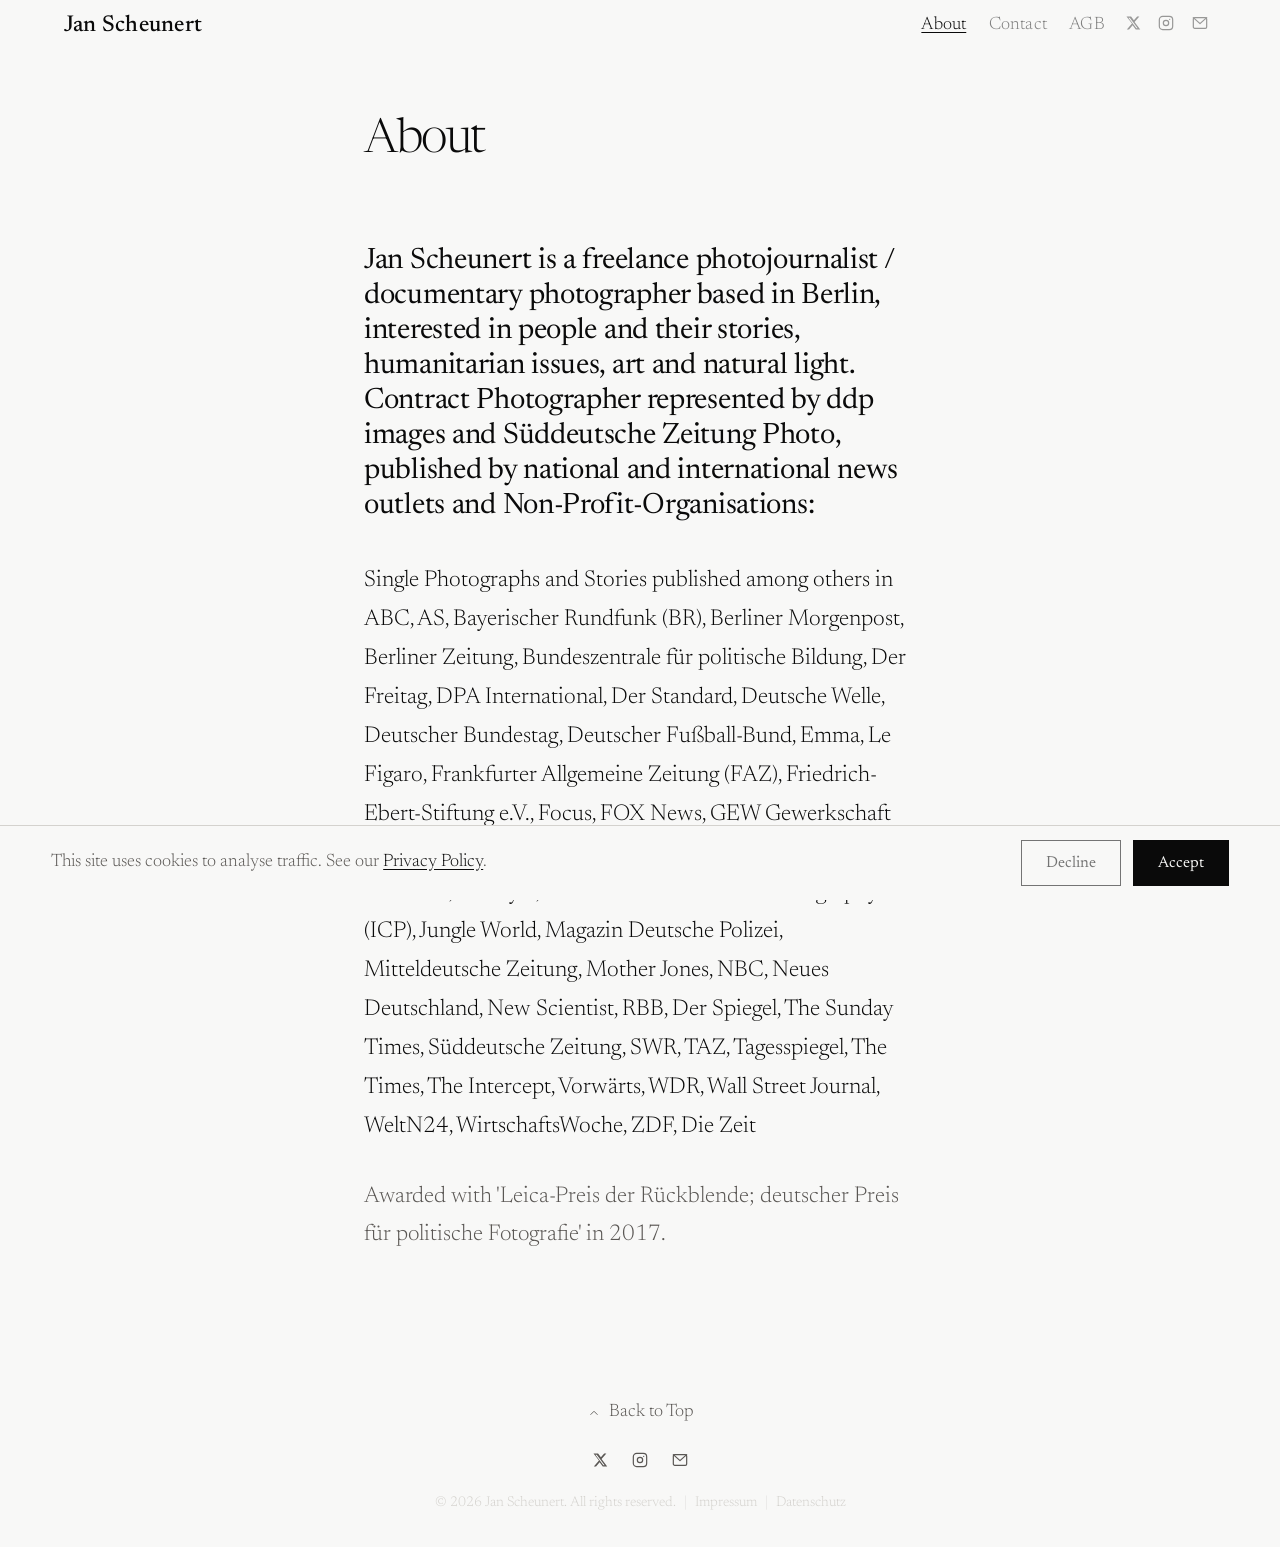
<file: about.html>
<!DOCTYPE html>
<html lang="en">
<head>
  <meta charset="UTF-8" />
  <meta name="viewport" content="width=device-width, initial-scale=1.0" />
  <title>About — Jan Scheunert</title>  <link rel="stylesheet" href="css/style.css" />
  <link rel="stylesheet" href="css/pages.css" />
</head>
<body>
  <header class="site-header">
    <div class="header-inner">
      <a href="index.html" class="site-title">Jan Scheunert</a>
      <nav class="site-nav" aria-label="Main navigation">
        <ul class="nav-list">
          <li><a href="about.html" class="nav-link nav-active">About</a></li>
          <li><a href="contact.html" class="nav-link">Contact</a></li>
          <li><a href="agb.html" class="nav-link">AGB</a></li>
          <li><a href="https://x.com/scheunert" class="nav-link nav-social" target="_blank" rel="noopener" aria-label="X"><svg width="16" height="16" viewBox="0 0 24 24" fill="currentColor"><path d="M18.244 2.25h3.308l-7.227 8.26 8.502 11.24H16.17l-4.714-6.231-5.401 6.231H2.744l7.737-8.835L2.25 2.25h6.845l4.255 5.624zm-1.161 17.52h1.833L7.084 4.126H5.117z"/></svg></a></li>
          <li>            <a href="https://www.instagram.com/jan.scheunert" class="nav-link nav-social" target="_blank" rel="noopener" aria-label="Instagram"><svg width="16" height="16" viewBox="0 0 24 24" fill="none" stroke="currentColor" stroke-width="1.8" stroke-linecap="round" stroke-linejoin="round"><rect x="2" y="2" width="20" height="20" rx="5" ry="5"/><circle cx="12" cy="12" r="4"/><circle cx="17.5" cy="6.5" r="1" fill="currentColor" stroke="none"/></svg></a>
          </li>
          <li>
            <a href="mailto:info@janscheunert.de" class="nav-link nav-social" aria-label="Send email">
              <svg width="16" height="16" viewBox="0 0 24 24" fill="none" stroke="currentColor" stroke-width="1.8" stroke-linecap="round" stroke-linejoin="round" aria-hidden="true"><rect x="2" y="4" width="20" height="16" rx="2"/><polyline points="2,4 12,13 22,4"/></svg>
            </a>
          </li>
        </ul>
      </nav>
      <button class="nav-toggle" aria-label="Open menu" aria-expanded="false" aria-controls="mobile-nav"><span></span><span></span><span></span></button>
    </div>
    <nav id="mobile-nav" class="mobile-nav" aria-hidden="true">
      <ul class="mobile-nav-list">
        <li class="mobile-text-link"><a href="about.html">About</a></li>
        <li class="mobile-text-link"><a href="contact.html">Contact</a></li>
        <li class="mobile-text-link"><a href="agb.html">AGB</a></li>
        <li class="mobile-social-row">
          <a href="https://x.com/scheunert" target="_blank" rel="noopener" aria-label="X">
            <svg width="18" height="18" viewBox="0 0 24 24" fill="currentColor"><path d="M18.244 2.25h3.308l-7.227 8.26 8.502 11.24H16.17l-4.714-6.231-5.401 6.231H2.744l7.737-8.835L2.25 2.25h6.845l4.255 5.624zm-1.161 17.52h1.833L7.084 4.126H5.117z"/></svg>
          </a>
          <a href="https://www.instagram.com/jan.scheunert" target="_blank" rel="noopener" aria-label="Instagram">
            <svg width="18" height="18" viewBox="0 0 24 24" fill="none" stroke="currentColor" stroke-width="1.8" stroke-linecap="round" stroke-linejoin="round"><rect x="2" y="2" width="20" height="20" rx="5"/><circle cx="12" cy="12" r="4"/><circle cx="17.5" cy="6.5" r="1" fill="currentColor" stroke="none"/></svg>
          </a>
          <a href="mailto:info@janscheunert.de" aria-label="Email">
            <svg width="18" height="18" viewBox="0 0 24 24" fill="none" stroke="currentColor" stroke-width="1.8" stroke-linecap="round" stroke-linejoin="round"><rect x="2" y="4" width="20" height="16" rx="2"/><polyline points="2,4 12,13 22,4"/></svg>
          </a>
        </li>
      </ul>
    </nav>
  </header>

  <main class="site-main page-main">
    <div class="page-inner">
      <h1>About</h1>
      <div class="page-body">
        <div class="page-col page-col--wide">
          <h3>Jan Scheunert is a freelance photojournalist / documentary photographer based in Berlin, interested in people and their stories, humanitarian issues, art and natural light. Contract Photographer represented by ddp images and Süddeutsche Zeitung Photo, published by national and international news outlets and Non-Profit-Organisations:</h3>
          </br>
          <p>Single Photographs and Stories published among others in ABC, AS, Bayerischer Rundfunk (BR), Berliner Morgenpost, Berliner Zeitung, Bundeszentrale für politische Bildung, Der Freitag, DPA International, Der Standard, Deutsche Welle, Deutscher Bundestag, Deutscher Fußball-Bund, Emma, Le Figaro, Frankfurter Allgemeine Zeitung (FAZ), Friedrich-Ebert-Stiftung e.V., Focus, FOX News, GEW Gewerkschaft Erziehung und Wissenschaft, Gewerkschaft der Polizei, The Guardian, Hürriyet, International Center of Photography (ICP), Jungle World, Magazin Deutsche Polizei, Mitteldeutsche Zeitung, Mother Jones, NBC, Neues Deutschland, New Scientist, RBB, Der Spiegel, The Sunday Times, Süddeutsche Zeitung, SWR, TAZ, Tagesspiegel, The Times, The Intercept, Vorwärts, WDR, Wall Street Journal, WeltN24, WirtschaftsWoche, ZDF, Die Zeit</p>
        </div>
        <div class="page-col page-col--secondary">
          <p>Awarded with 'Leica-Preis der Rückblende; deutscher Preis für politische Fotografie' in 2017.</p>
        </div>
      </div>
    </div>
  </main>

  <footer class="site-footer">
    <div class="footer-inner">
      <a href="#top" class="footer-top" aria-label="Back to top">
        <svg width="14" height="14" viewBox="0 0 24 24" fill="none" stroke="currentColor" stroke-width="1.5"><polyline points="18 15 12 9 6 15"/></svg>
        Back to Top
      </a>
      <div class="footer-social">
        <a href="https://x.com/scheunert" target="_blank" rel="noopener" aria-label="X">
          <svg width="16" height="16" viewBox="0 0 24 24" fill="currentColor"><path d="M18.244 2.25h3.308l-7.227 8.26 8.502 11.24H16.17l-4.714-6.231-5.401 6.231H2.744l7.737-8.835L2.25 2.25h6.845l4.255 5.624zm-1.161 17.52h1.833L7.084 4.126H5.117z"/></svg>
        </a>
        <a href="https://www.instagram.com/jan.scheunert" target="_blank" rel="noopener" aria-label="Instagram">
          <svg width="16" height="16" viewBox="0 0 24 24" fill="none" stroke="currentColor" stroke-width="1.8" stroke-linecap="round" stroke-linejoin="round"><rect x="2" y="2" width="20" height="20" rx="5"/><circle cx="12" cy="12" r="4"/><circle cx="17.5" cy="6.5" r="1" fill="currentColor" stroke="none"/></svg>
        </a>
        <a href="mailto:info@janscheunert.de" aria-label="Email">
          <svg width="16" height="16" viewBox="0 0 24 24" fill="none" stroke="currentColor" stroke-width="1.8" stroke-linecap="round" stroke-linejoin="round"><rect x="2" y="4" width="20" height="16" rx="2"/><polyline points="2,4 12,13 22,4"/></svg>
        </a>
      </div>
      <div class="footer-bottom">
        <span id="footer-copy"></span>
        <span class="footer-sep">|</span>
        <a href="impressum.html" class="footer-link">Impressum</a>
        <span class="footer-sep">|</span>
        <a href="datenschutz.html" class="footer-link">Datenschutz</a>
      </div>
    </div>
  </footer>
  <script src="js/main.js"></script>
  <script src="js/consent.js"></script>
</body>
</html>
</file>
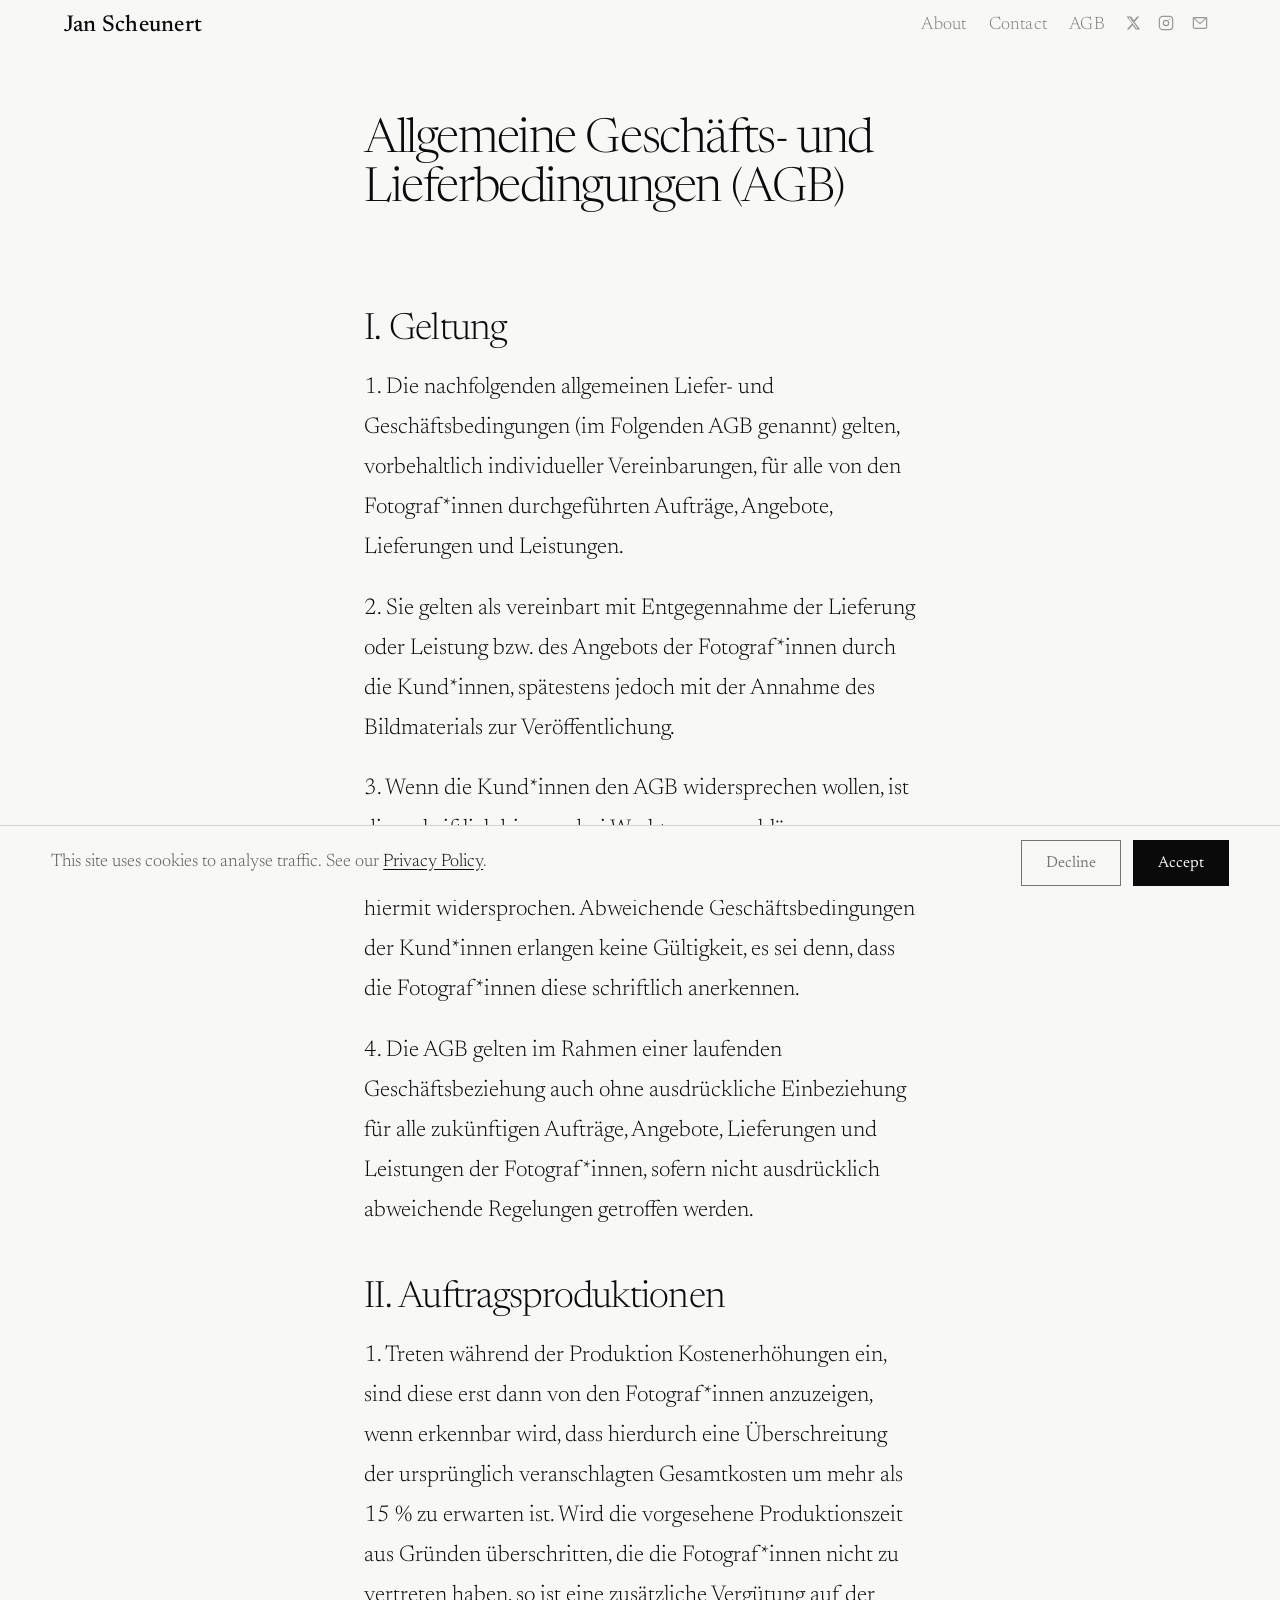
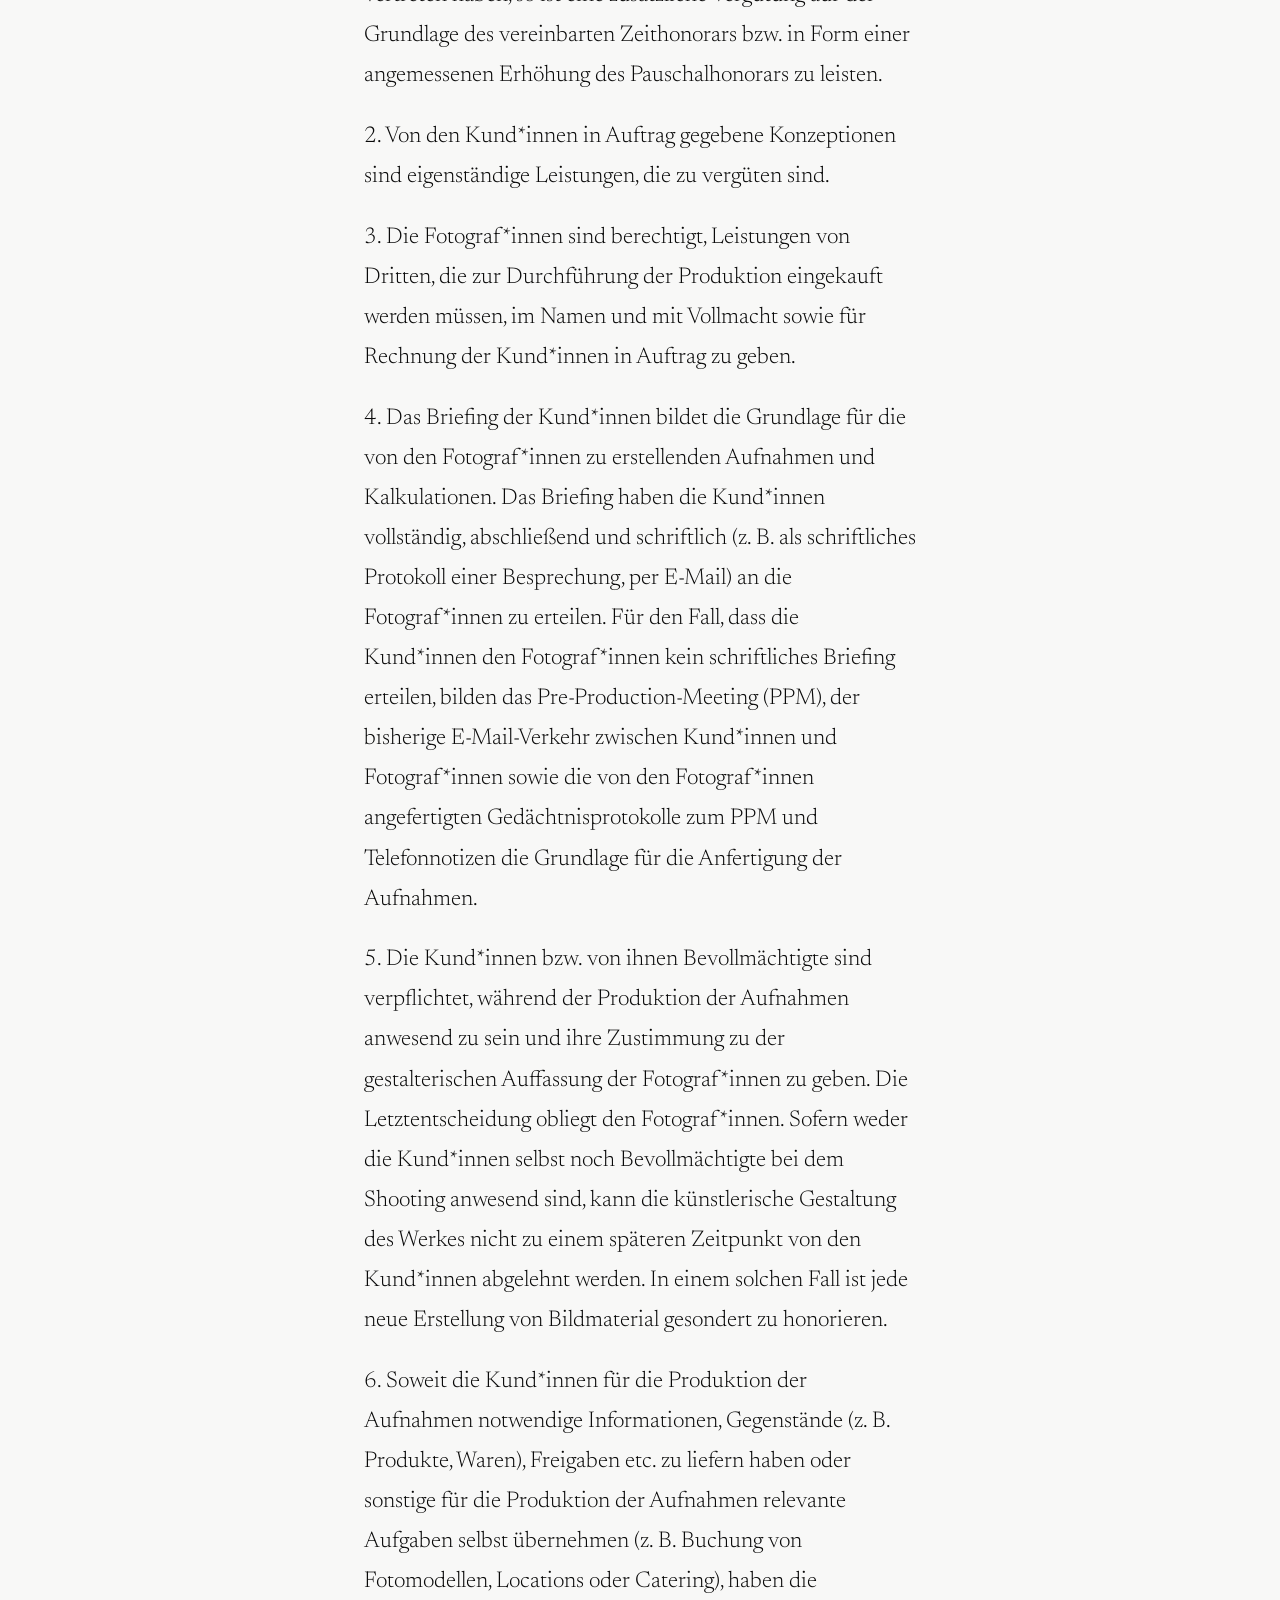
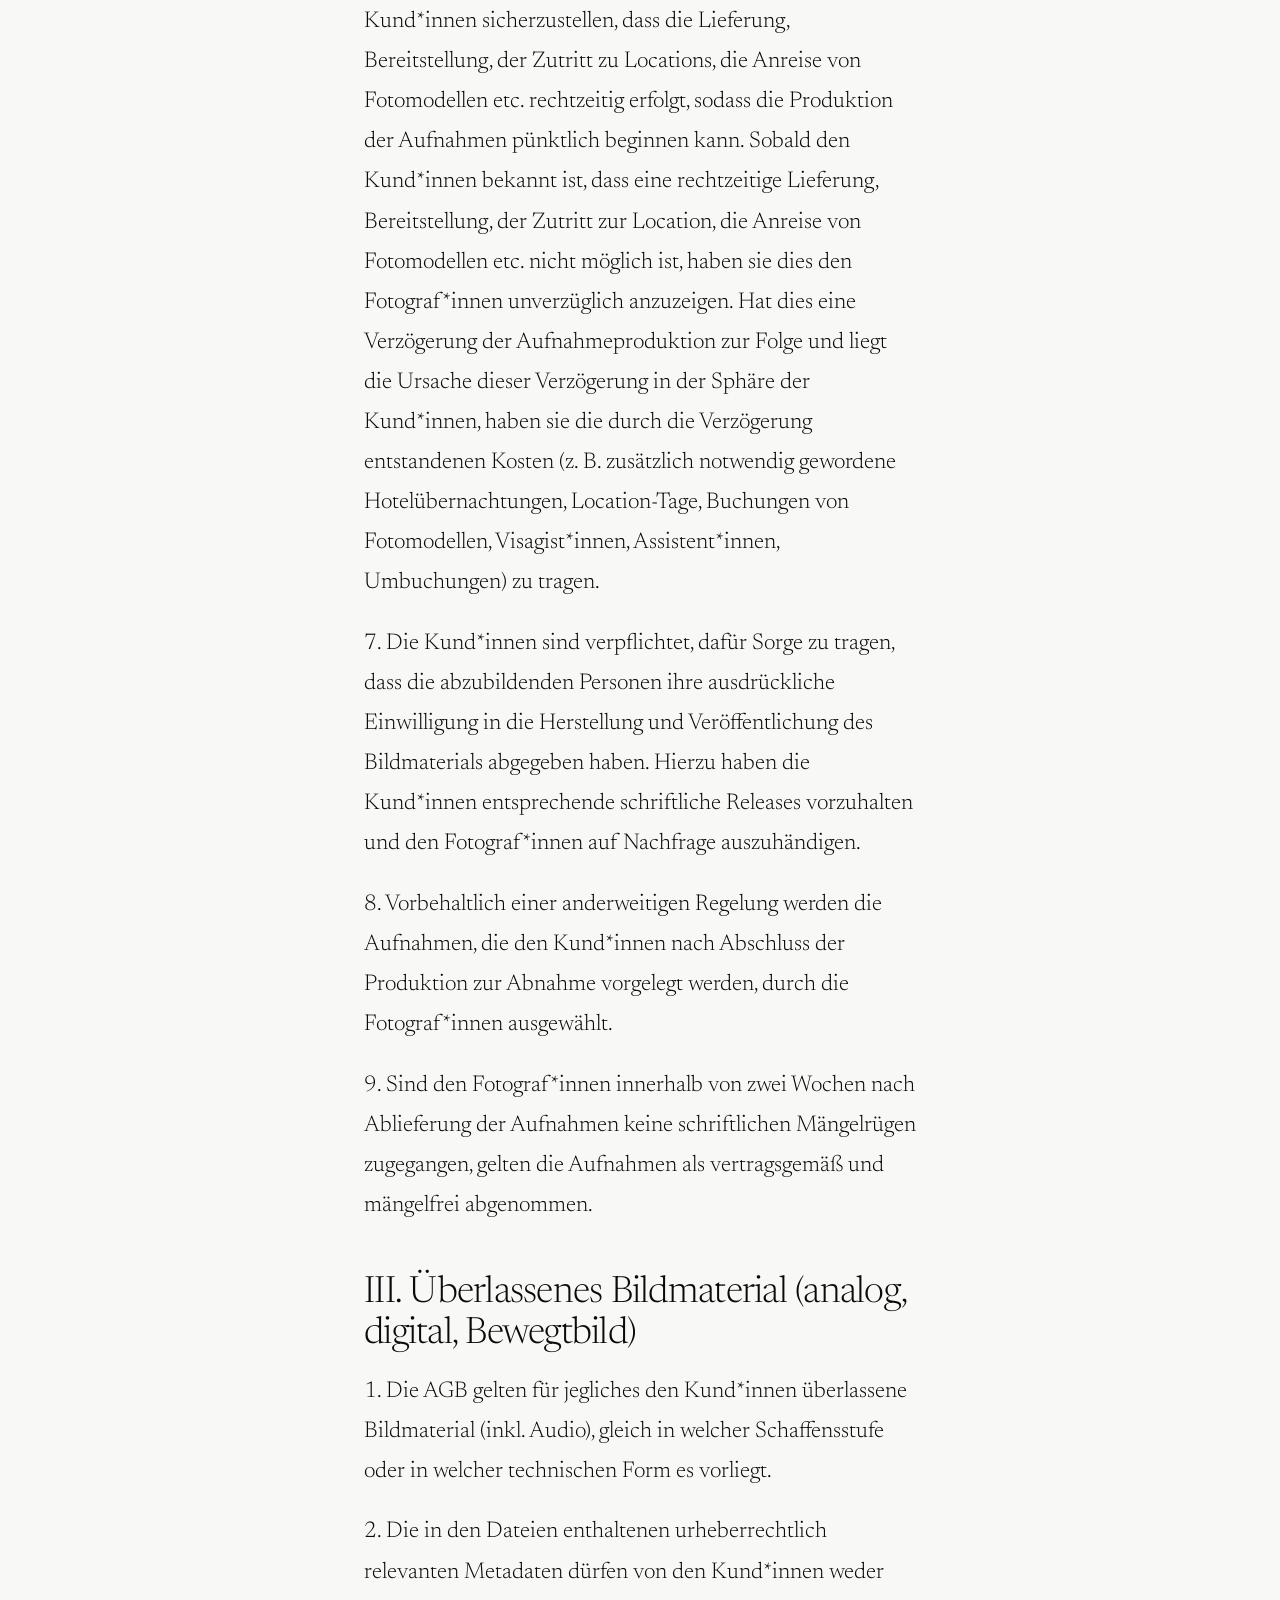
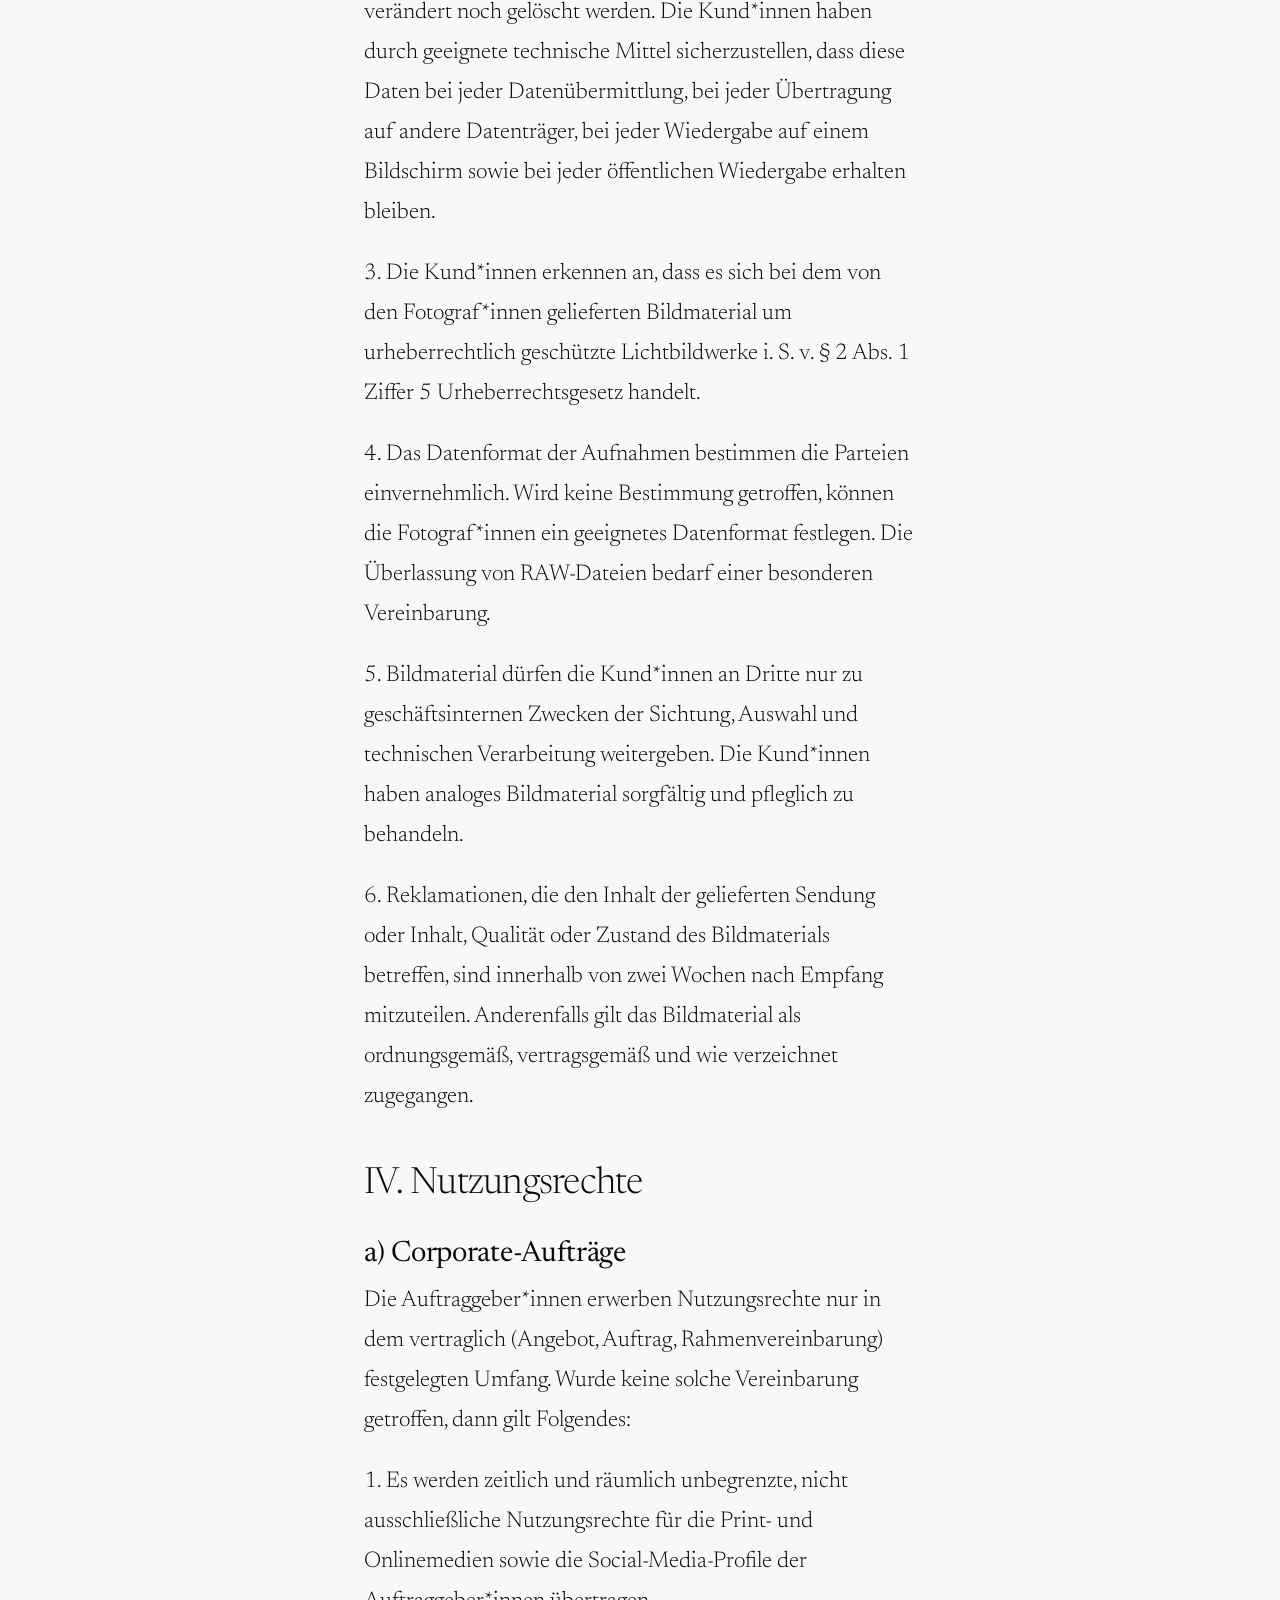
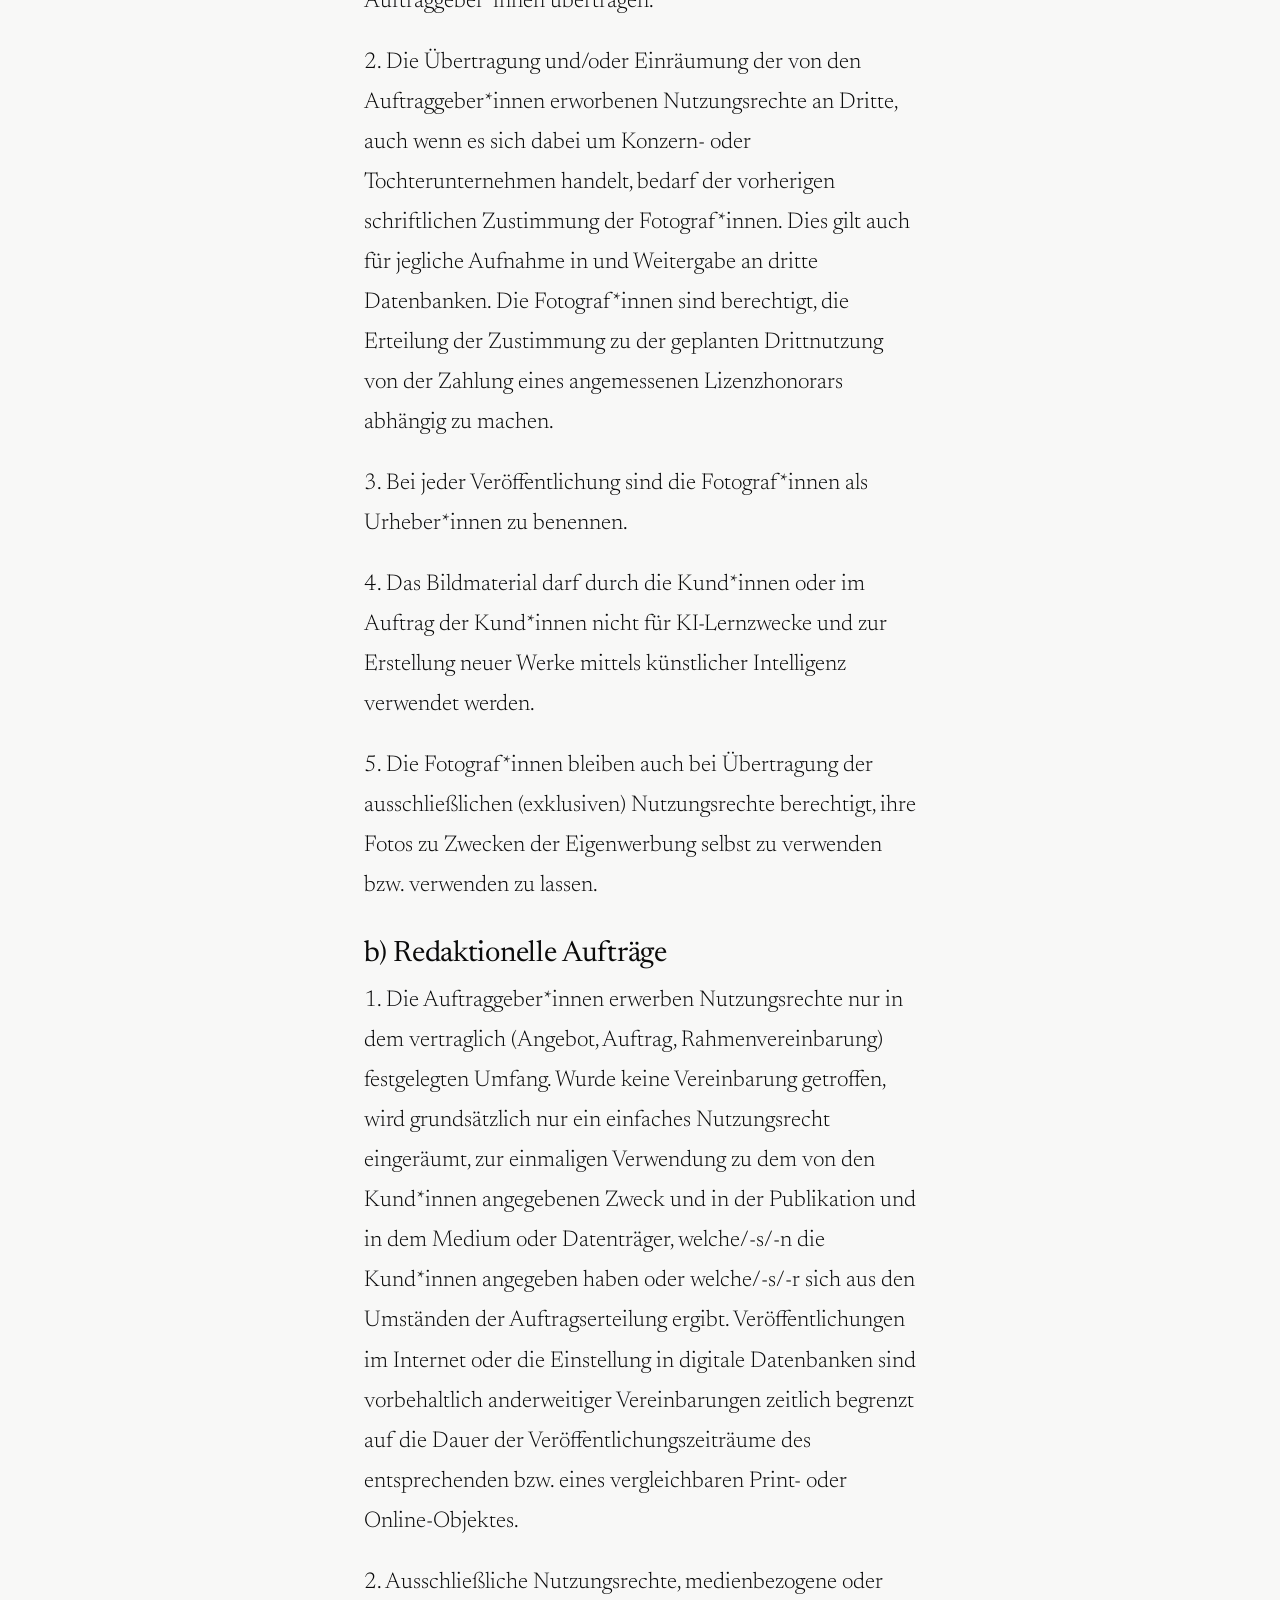
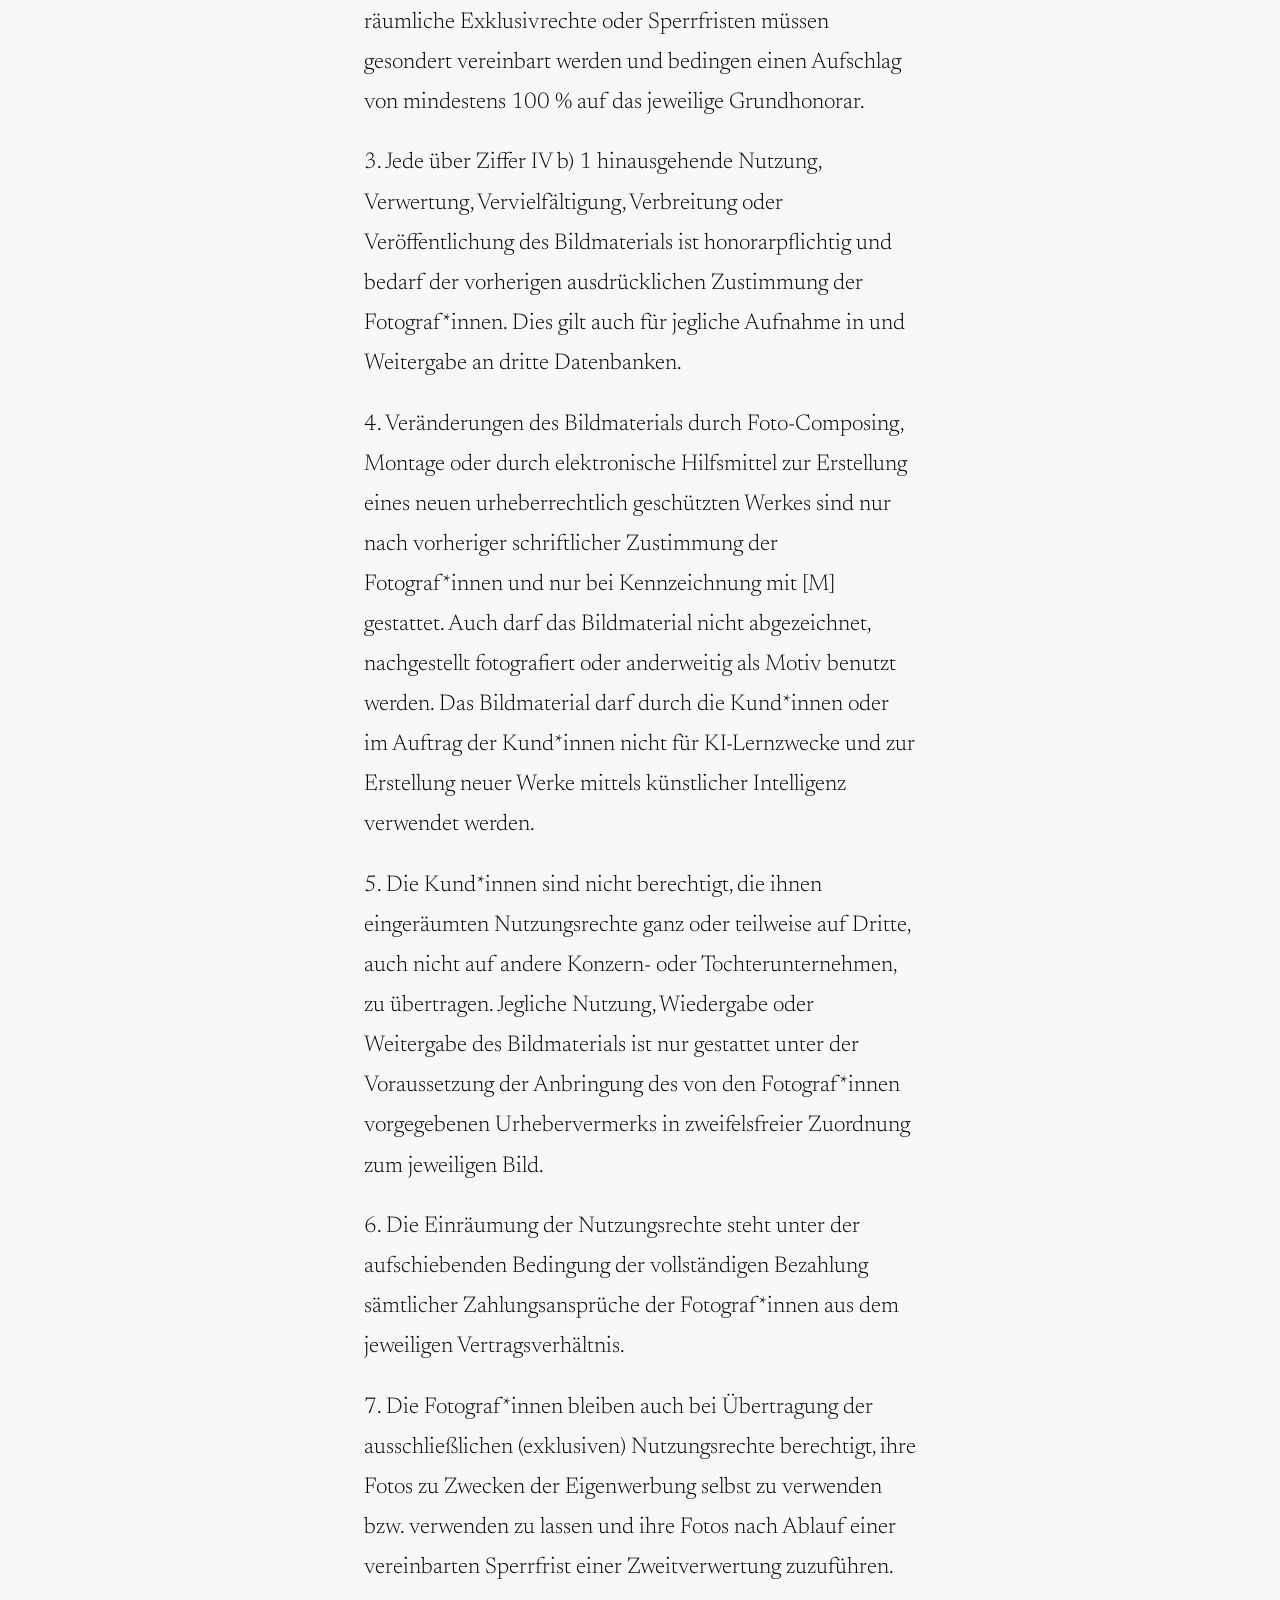
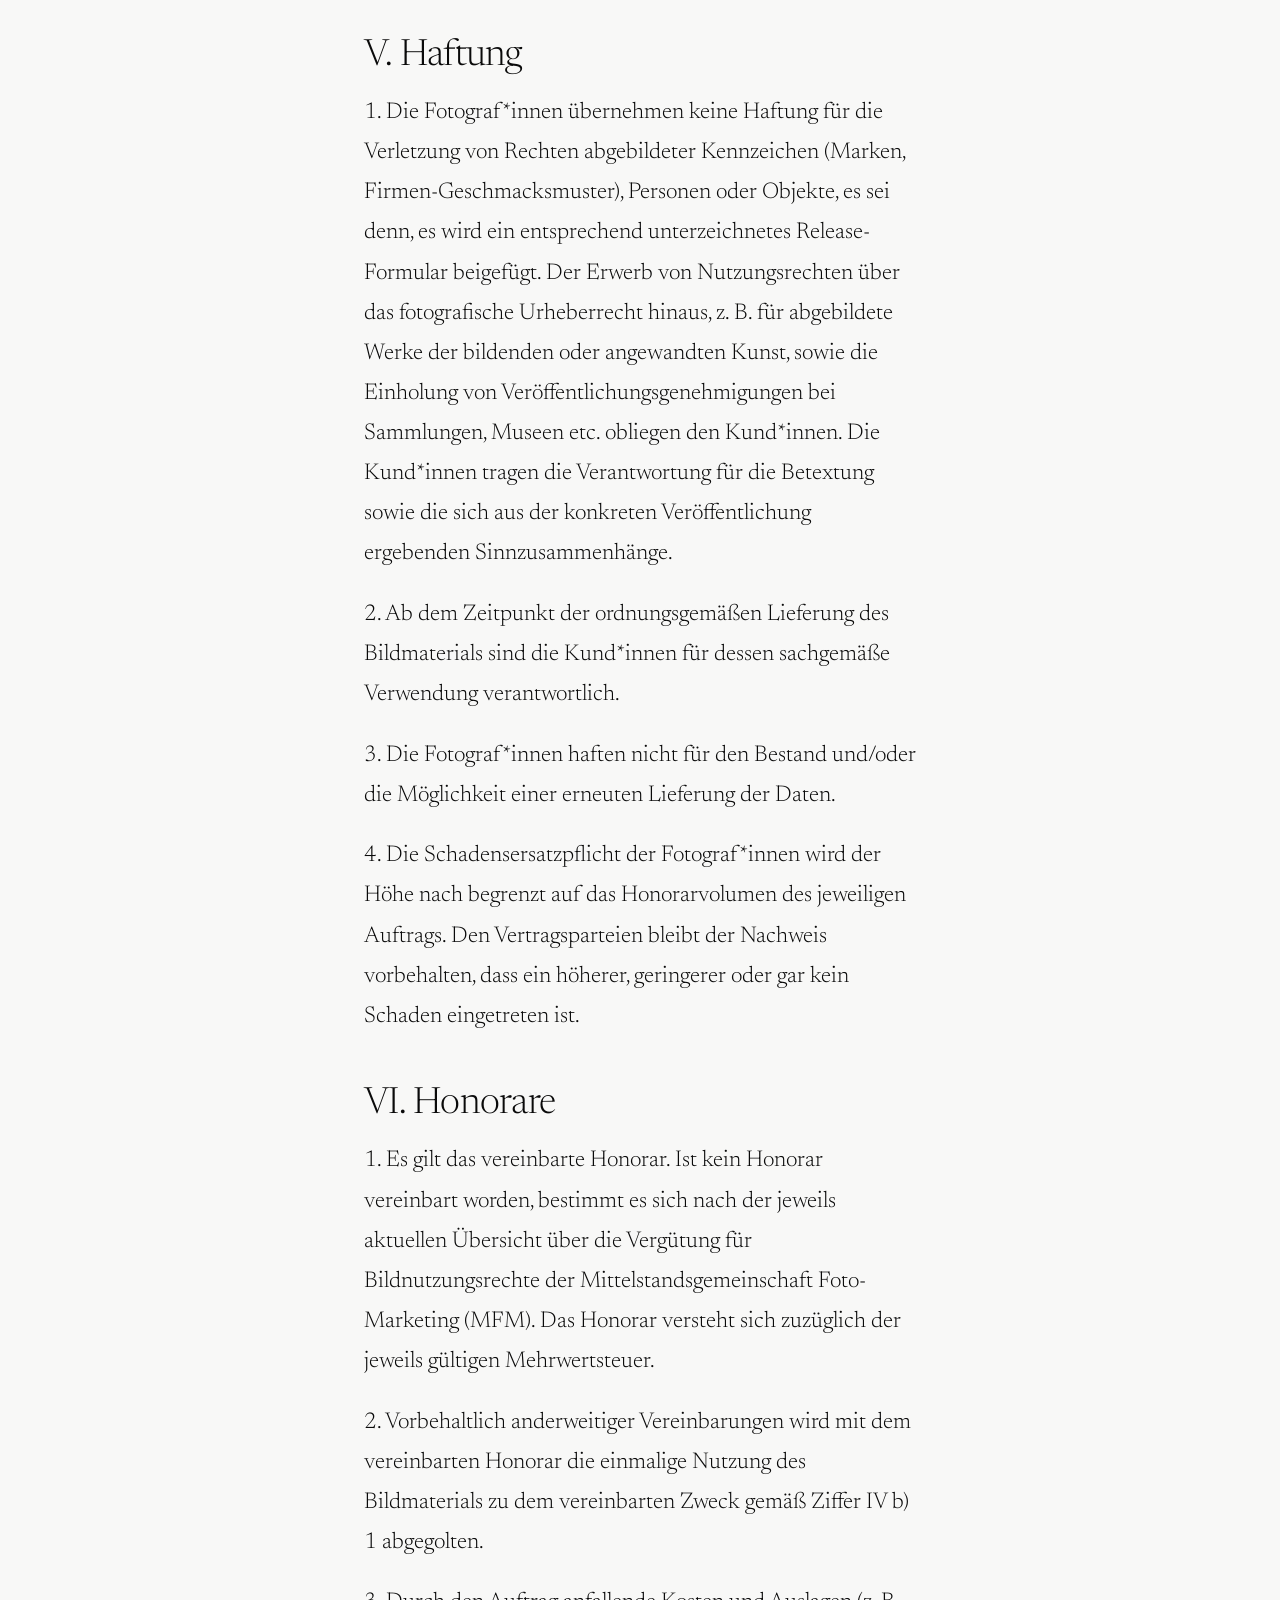
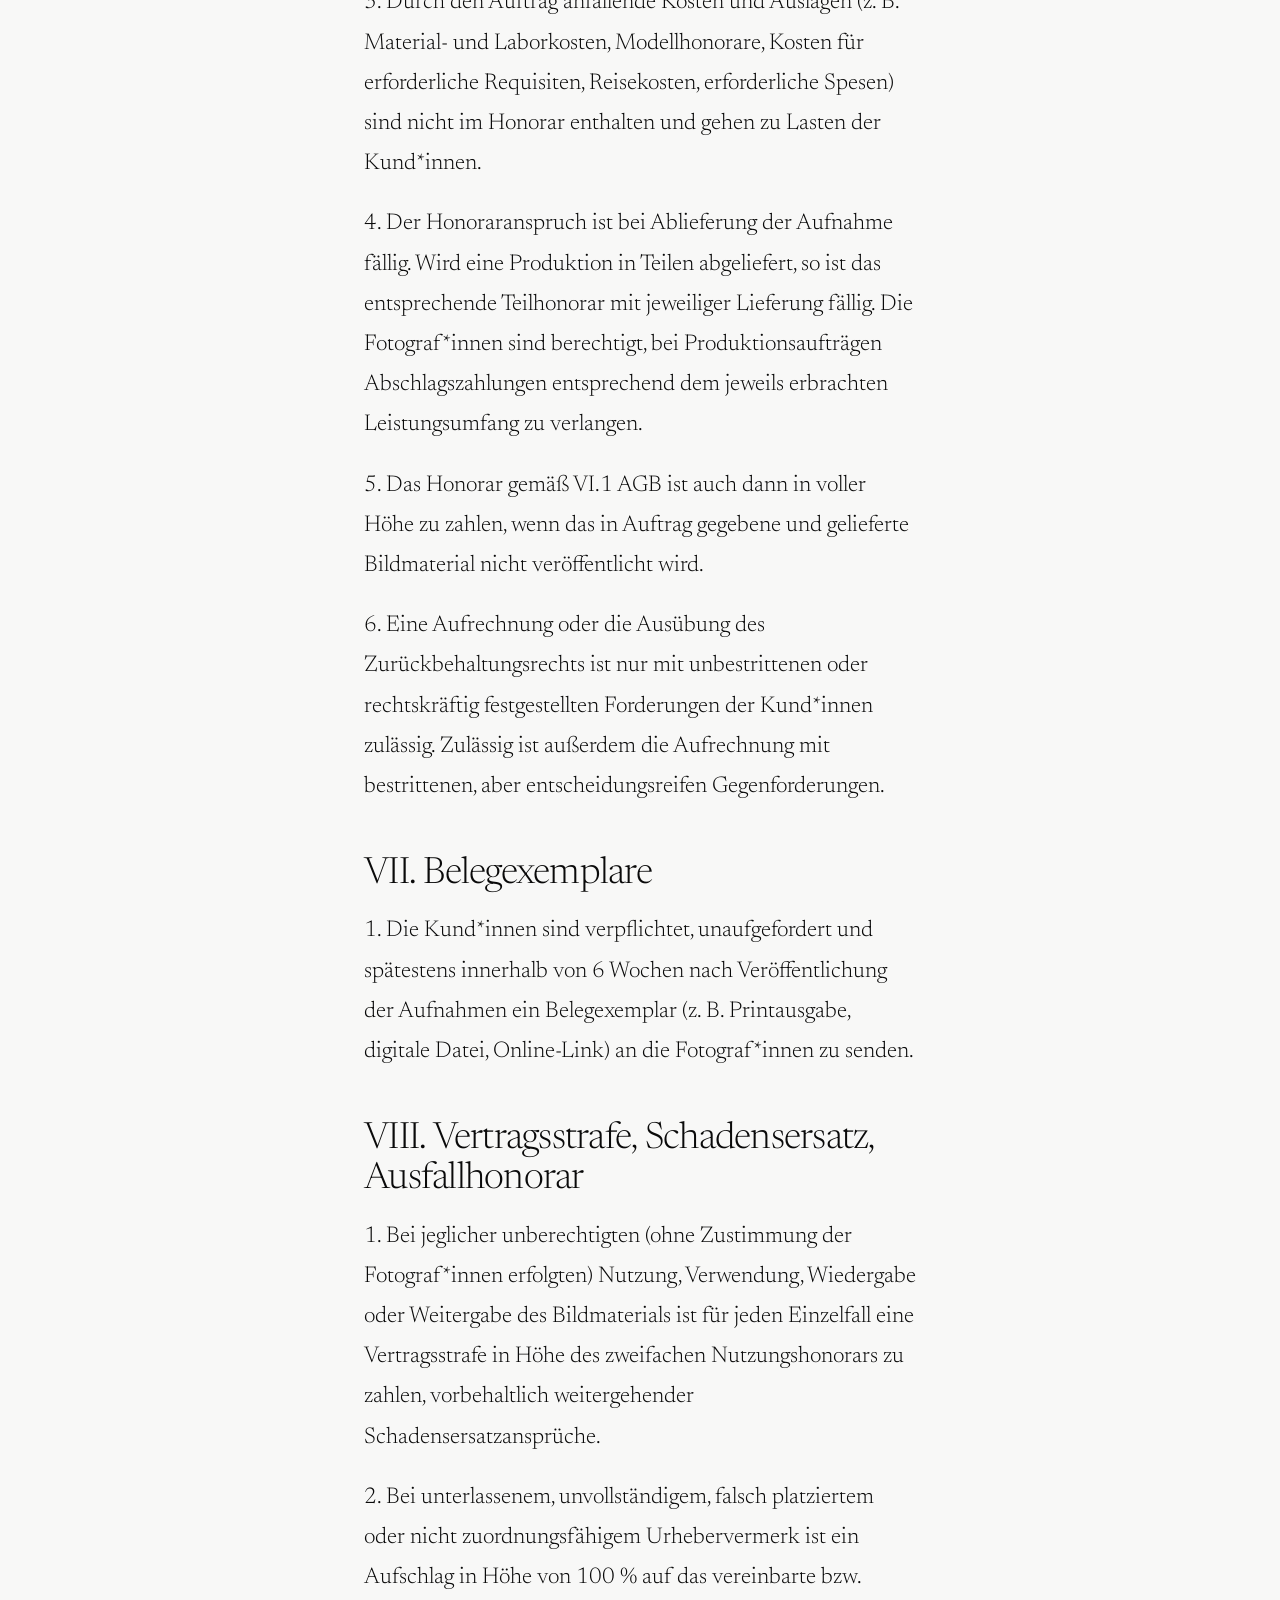
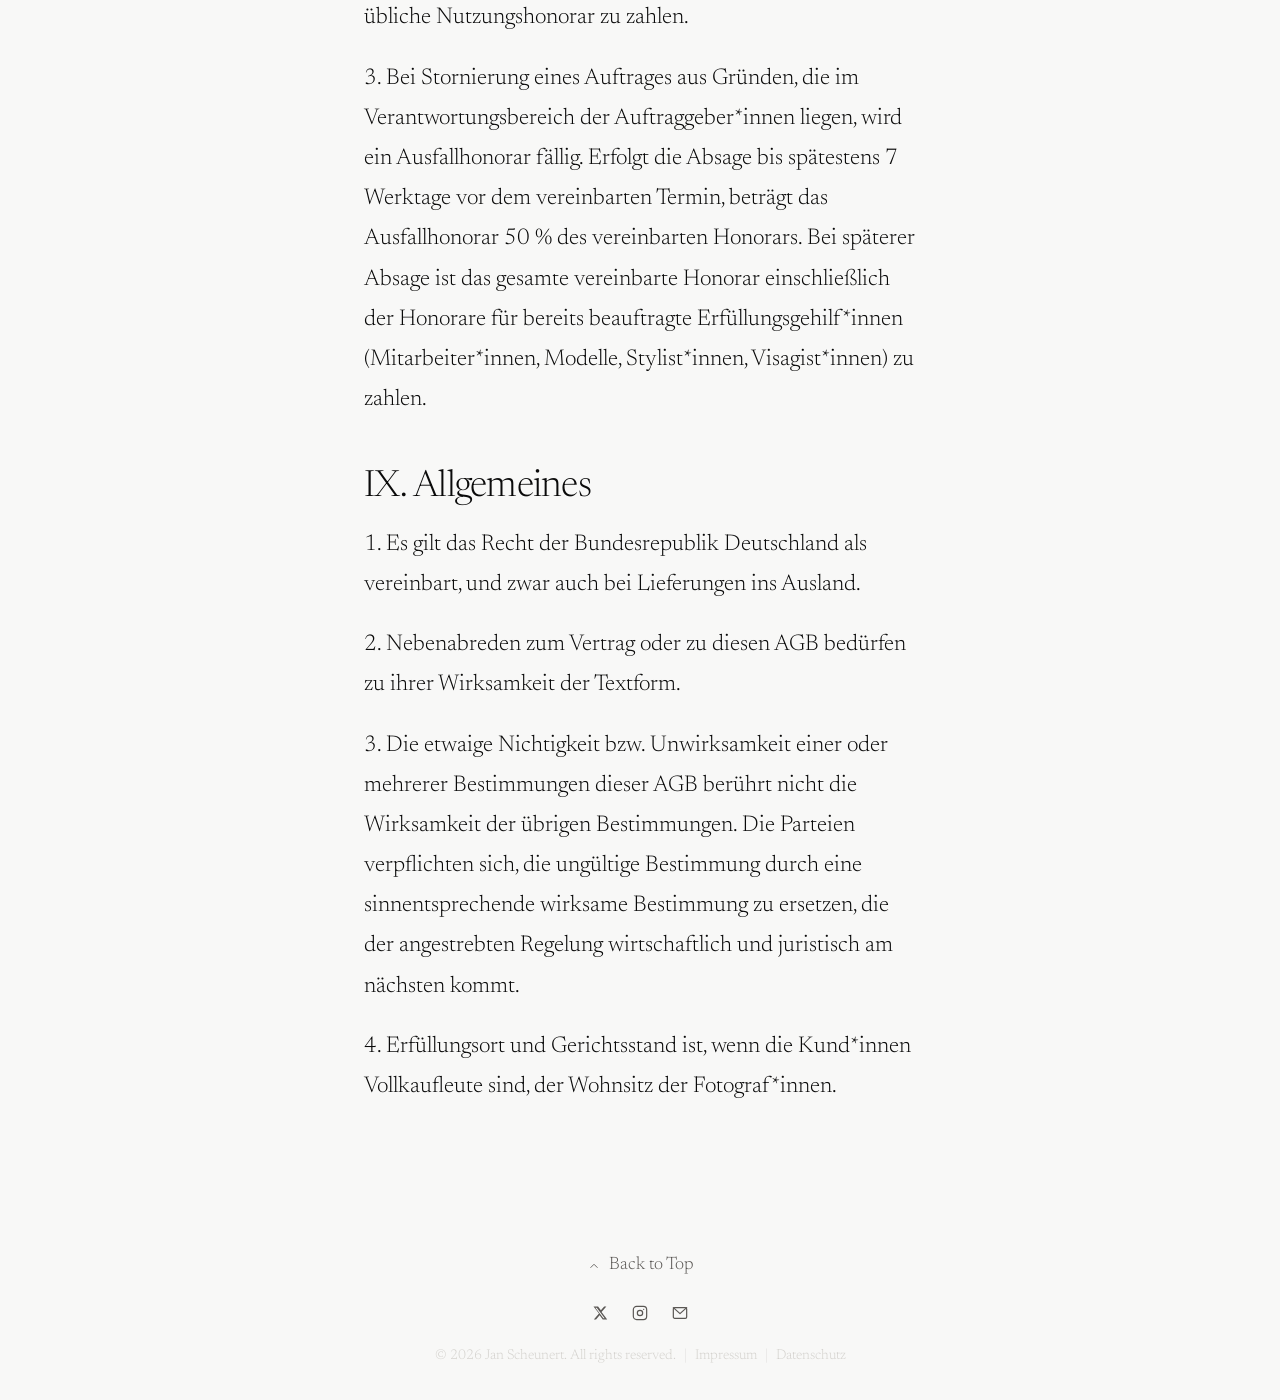
<file: agb.html>
<!DOCTYPE html>
<html lang="en">
<head>
  <meta charset="UTF-8" /><meta name="viewport" content="width=device-width, initial-scale=1.0" />
  <title>AGB — Jan Scheunert</title>  <link rel="stylesheet" href="css/style.css" /><link rel="stylesheet" href="css/pages.css" />
</head>
<body>
  <header class="site-header">
    <div class="header-inner">
      <a href="index.html" class="site-title">Jan Scheunert</a>
      <nav class="site-nav"><ul class="nav-list">
        <li><a href="about.html" class="nav-link">About</a></li>
        <li><a href="contact.html" class="nav-link">Contact</a></li>
        <li><a href="agb.html" class="nav-link">AGB</a></li>
        <li><a href="https://x.com/scheunert" class="nav-link nav-social" target="_blank" rel="noopener" aria-label="X"><svg width="16" height="16" viewBox="0 0 24 24" fill="currentColor"><path d="M18.244 2.25h3.308l-7.227 8.26 8.502 11.24H16.17l-4.714-6.231-5.401 6.231H2.744l7.737-8.835L2.25 2.25h6.845l4.255 5.624zm-1.161 17.52h1.833L7.084 4.126H5.117z"/></svg></a></li>
        <li>            <a href="https://www.instagram.com/jan.scheunert" class="nav-link nav-social" target="_blank" rel="noopener" aria-label="Instagram"><svg width="16" height="16" viewBox="0 0 24 24" fill="none" stroke="currentColor" stroke-width="1.8" stroke-linecap="round" stroke-linejoin="round"><rect x="2" y="2" width="20" height="20" rx="5" ry="5"/><circle cx="12" cy="12" r="4"/><circle cx="17.5" cy="6.5" r="1" fill="currentColor" stroke="none"/></svg></a>
          </li>
          <li>
            <a href="mailto:info@janscheunert.de" class="nav-link nav-social" aria-label="Send email">
              <svg width="16" height="16" viewBox="0 0 24 24" fill="none" stroke="currentColor" stroke-width="1.8" stroke-linecap="round" stroke-linejoin="round" aria-hidden="true"><rect x="2" y="4" width="20" height="16" rx="2"/><polyline points="2,4 12,13 22,4"/></svg>
            </a>
          </li>
      </ul></nav>
      <button class="nav-toggle" aria-label="Open menu" aria-expanded="false" aria-controls="mobile-nav"><span></span><span></span><span></span></button>
    </div>
    <nav id="mobile-nav" class="mobile-nav" aria-hidden="true">
      <ul class="mobile-nav-list">
        <li class="mobile-text-link"><a href="about.html">About</a></li>
        <li class="mobile-text-link"><a href="contact.html">Contact</a></li>
        <li class="mobile-text-link"><a href="agb.html">AGB</a></li>
        <li class="mobile-social-row">
          <a href="https://x.com/scheunert" target="_blank" rel="noopener" aria-label="X">
            <svg width="18" height="18" viewBox="0 0 24 24" fill="currentColor"><path d="M18.244 2.25h3.308l-7.227 8.26 8.502 11.24H16.17l-4.714-6.231-5.401 6.231H2.744l7.737-8.835L2.25 2.25h6.845l4.255 5.624zm-1.161 17.52h1.833L7.084 4.126H5.117z"/></svg>
          </a>
          <a href="https://www.instagram.com/jan.scheunert" target="_blank" rel="noopener" aria-label="Instagram">
            <svg width="18" height="18" viewBox="0 0 24 24" fill="none" stroke="currentColor" stroke-width="1.8" stroke-linecap="round" stroke-linejoin="round"><rect x="2" y="2" width="20" height="20" rx="5"/><circle cx="12" cy="12" r="4"/><circle cx="17.5" cy="6.5" r="1" fill="currentColor" stroke="none"/></svg>
          </a>
          <a href="mailto:info@janscheunert.de" aria-label="Email">
            <svg width="18" height="18" viewBox="0 0 24 24" fill="none" stroke="currentColor" stroke-width="1.8" stroke-linecap="round" stroke-linejoin="round"><rect x="2" y="4" width="20" height="16" rx="2"/><polyline points="2,4 12,13 22,4"/></svg>
          </a>
        </li>
      </ul>
    </nav>
  </header>
  <main class="site-main page-main">
    <div class="page-inner">
      <h1>Allgemeine Geschäfts- und Lieferbedingungen (AGB)</h1>
      <div class="page-body">
        <div class="page-col legal-body">

          <h2>I. Geltung</h2>

          <p>1. Die nachfolgenden allgemeinen Liefer- und Geschäftsbedingungen (im Folgenden AGB genannt) gelten, vorbehaltlich individueller Vereinbarungen, für alle von den Fotograf*innen durchgeführten Aufträge, Angebote, Lieferungen und Leistungen.</p>

          <p>2. Sie gelten als vereinbart mit Entgegennahme der Lieferung oder Leistung bzw. des Angebots der Fotograf*innen durch die Kund*innen, spätestens jedoch mit der Annahme des Bildmaterials zur Veröffentlichung.</p>

          <p>3. Wenn die Kund*innen den AGB widersprechen wollen, ist dies schriftlich binnen drei Werktagen zu erklären. Abweichenden Geschäftsbedingungen der Kund*innen wird hiermit widersprochen. Abweichende Geschäftsbedingungen der Kund*innen erlangen keine Gültigkeit, es sei denn, dass die Fotograf*innen diese schriftlich anerkennen.</p>

          <p>4. Die AGB gelten im Rahmen einer laufenden Geschäftsbeziehung auch ohne ausdrückliche Einbeziehung für alle zukünftigen Aufträge, Angebote, Lieferungen und Leistungen der Fotograf*innen, sofern nicht ausdrücklich abweichende Regelungen getroffen werden.</p>

          <h2>II. Auftragsproduktionen</h2>

          <p>1. Treten während der Produktion Kostenerhöhungen ein, sind diese erst dann von den Fotograf*innen anzuzeigen, wenn erkennbar wird, dass hierdurch eine Überschreitung der ursprünglich veranschlagten Gesamtkosten um mehr als 15 % zu erwarten ist. Wird die vorgesehene Produktionszeit aus Gründen überschritten, die die Fotograf*innen nicht zu vertreten haben, so ist eine zusätzliche Vergütung auf der Grundlage des vereinbarten Zeithonorars bzw. in Form einer angemessenen Erhöhung des Pauschalhonorars zu leisten.</p>

          <p>2. Von den Kund*innen in Auftrag gegebene Konzeptionen sind eigenständige Leistungen, die zu vergüten sind.</p>

          <p>3. Die Fotograf*innen sind berechtigt, Leistungen von Dritten, die zur Durchführung der Produktion eingekauft werden müssen, im Namen und mit Vollmacht sowie für Rechnung der Kund*innen in Auftrag zu geben.</p>

          <p>4. Das Briefing der Kund*innen bildet die Grundlage für die von den Fotograf*innen zu erstellenden Aufnahmen und Kalkulationen. Das Briefing haben die Kund*innen vollständig, abschließend und schriftlich (z. B. als schriftliches Protokoll einer Besprechung, per E-Mail) an die Fotograf*innen zu erteilen. Für den Fall, dass die Kund*innen den Fotograf*innen kein schriftliches Briefing erteilen, bilden das Pre-Production-Meeting (PPM), der bisherige E-Mail-Verkehr zwischen Kund*innen und Fotograf*innen sowie die von den Fotograf*innen angefertigten Gedächtnisprotokolle zum PPM und Telefonnotizen die Grundlage für die Anfertigung der Aufnahmen.</p>

          <p>5. Die Kund*innen bzw. von ihnen Bevollmächtigte sind verpflichtet, während der Produktion der Aufnahmen anwesend zu sein und ihre Zustimmung zu der gestalterischen Auffassung der Fotograf*innen zu geben. Die Letztentscheidung obliegt den Fotograf*innen. Sofern weder die Kund*innen selbst noch Bevollmächtigte bei dem Shooting anwesend sind, kann die künstlerische Gestaltung des Werkes nicht zu einem späteren Zeitpunkt von den Kund*innen abgelehnt werden. In einem solchen Fall ist jede neue Erstellung von Bildmaterial gesondert zu honorieren.</p>

          <p>6. Soweit die Kund*innen für die Produktion der Aufnahmen notwendige Informationen, Gegenstände (z. B. Produkte, Waren), Freigaben etc. zu liefern haben oder sonstige für die Produktion der Aufnahmen relevante Aufgaben selbst übernehmen (z. B. Buchung von Fotomodellen, Locations oder Catering), haben die Kund*innen sicherzustellen, dass die Lieferung, Bereitstellung, der Zutritt zu Locations, die Anreise von Fotomodellen etc. rechtzeitig erfolgt, sodass die Produktion der Aufnahmen pünktlich beginnen kann. Sobald den Kund*innen bekannt ist, dass eine rechtzeitige Lieferung, Bereitstellung, der Zutritt zur Location, die Anreise von Fotomodellen etc. nicht möglich ist, haben sie dies den Fotograf*innen unverzüglich anzuzeigen. Hat dies eine Verzögerung der Aufnahmeproduktion zur Folge und liegt die Ursache dieser Verzögerung in der Sphäre der Kund*innen, haben sie die durch die Verzögerung entstandenen Kosten (z. B. zusätzlich notwendig gewordene Hotelübernachtungen, Location-Tage, Buchungen von Fotomodellen, Visagist*innen, Assistent*innen, Umbuchungen) zu tragen.</p>

          <p>7. Die Kund*innen sind verpflichtet, dafür Sorge zu tragen, dass die abzubildenden Personen ihre ausdrückliche Einwilligung in die Herstellung und Veröffentlichung des Bildmaterials abgegeben haben. Hierzu haben die Kund*innen entsprechende schriftliche Releases vorzuhalten und den Fotograf*innen auf Nachfrage auszuhändigen.</p>

          <p>8. Vorbehaltlich einer anderweitigen Regelung werden die Aufnahmen, die den Kund*innen nach Abschluss der Produktion zur Abnahme vorgelegt werden, durch die Fotograf*innen ausgewählt.</p>

          <p>9. Sind den Fotograf*innen innerhalb von zwei Wochen nach Ablieferung der Aufnahmen keine schriftlichen Mängelrügen zugegangen, gelten die Aufnahmen als vertragsgemäß und mängelfrei abgenommen.</p>

          <h2>III. Überlassenes Bildmaterial (analog, digital, Bewegtbild)</h2>

          <p>1. Die AGB gelten für jegliches den Kund*innen überlassene Bildmaterial (inkl. Audio), gleich in welcher Schaffensstufe oder in welcher technischen Form es vorliegt.</p>

          <p>2. Die in den Dateien enthaltenen urheberrechtlich relevanten Metadaten dürfen von den Kund*innen weder verändert noch gelöscht werden. Die Kund*innen haben durch geeignete technische Mittel sicherzustellen, dass diese Daten bei jeder Datenübermittlung, bei jeder Übertragung auf andere Datenträger, bei jeder Wiedergabe auf einem Bildschirm sowie bei jeder öffentlichen Wiedergabe erhalten bleiben.</p>

          <p>3. Die Kund*innen erkennen an, dass es sich bei dem von den Fotograf*innen gelieferten Bildmaterial um urheberrechtlich geschützte Lichtbildwerke i. S. v. § 2 Abs. 1 Ziffer 5 Urheberrechtsgesetz handelt.</p>

          <p>4. Das Datenformat der Aufnahmen bestimmen die Parteien einvernehmlich. Wird keine Bestimmung getroffen, können die Fotograf*innen ein geeignetes Datenformat festlegen. Die Überlassung von RAW-Dateien bedarf einer besonderen Vereinbarung.</p>

          <p>5. Bildmaterial dürfen die Kund*innen an Dritte nur zu geschäftsinternen Zwecken der Sichtung, Auswahl und technischen Verarbeitung weitergeben. Die Kund*innen haben analoges Bildmaterial sorgfältig und pfleglich zu behandeln.</p>

          <p>6. Reklamationen, die den Inhalt der gelieferten Sendung oder Inhalt, Qualität oder Zustand des Bildmaterials betreffen, sind innerhalb von zwei Wochen nach Empfang mitzuteilen. Anderenfalls gilt das Bildmaterial als ordnungsgemäß, vertragsgemäß und wie verzeichnet zugegangen.</p>

          <h2>IV. Nutzungsrechte</h2>

          <h3>a) Corporate-Aufträge</h3>

          <p>Die Auftraggeber*innen erwerben Nutzungsrechte nur in dem vertraglich (Angebot, Auftrag, Rahmenvereinbarung) festgelegten Umfang. Wurde keine solche Vereinbarung getroffen, dann gilt Folgendes:</p>

          <p>1. Es werden zeitlich und räumlich unbegrenzte, nicht ausschließliche Nutzungsrechte für die Print- und Onlinemedien sowie die Social-Media-Profile der Auftraggeber*innen übertragen.</p>

          <p>2. Die Übertragung und/oder Einräumung der von den Auftraggeber*innen erworbenen Nutzungsrechte an Dritte, auch wenn es sich dabei um Konzern- oder Tochterunternehmen handelt, bedarf der vorherigen schriftlichen Zustimmung der Fotograf*innen. Dies gilt auch für jegliche Aufnahme in und Weitergabe an dritte Datenbanken. Die Fotograf*innen sind berechtigt, die Erteilung der Zustimmung zu der geplanten Drittnutzung von der Zahlung eines angemessenen Lizenzhonorars abhängig zu machen.</p>

          <p>3. Bei jeder Veröffentlichung sind die Fotograf*innen als Urheber*innen zu benennen.</p>

          <p>4. Das Bildmaterial darf durch die Kund*innen oder im Auftrag der Kund*innen nicht für KI-Lernzwecke und zur Erstellung neuer Werke mittels künstlicher Intelligenz verwendet werden.</p>

          <p>5. Die Fotograf*innen bleiben auch bei Übertragung der ausschließlichen (exklusiven) Nutzungsrechte berechtigt, ihre Fotos zu Zwecken der Eigenwerbung selbst zu verwenden bzw. verwenden zu lassen.</p>

          <h3>b) Redaktionelle Aufträge</h3>

          <p>1. Die Auftraggeber*innen erwerben Nutzungsrechte nur in dem vertraglich (Angebot, Auftrag, Rahmenvereinbarung) festgelegten Umfang. Wurde keine Vereinbarung getroffen, wird grundsätzlich nur ein einfaches Nutzungsrecht eingeräumt, zur einmaligen Verwendung zu dem von den Kund*innen angegebenen Zweck und in der Publikation und in dem Medium oder Datenträger, welche/-s/-n die Kund*innen angegeben haben oder welche/-s/-r sich aus den Umständen der Auftragserteilung ergibt. Veröffentlichungen im Internet oder die Einstellung in digitale Datenbanken sind vorbehaltlich anderweitiger Vereinbarungen zeitlich begrenzt auf die Dauer der Veröffentlichungszeiträume des entsprechenden bzw. eines vergleichbaren Print- oder Online-Objektes.</p>

          <p>2. Ausschließliche Nutzungsrechte, medienbezogene oder räumliche Exklusivrechte oder Sperrfristen müssen gesondert vereinbart werden und bedingen einen Aufschlag von mindestens 100 % auf das jeweilige Grundhonorar.</p>

          <p>3. Jede über Ziffer IV b) 1 hinausgehende Nutzung, Verwertung, Vervielfältigung, Verbreitung oder Veröffentlichung des Bildmaterials ist honorarpflichtig und bedarf der vorherigen ausdrücklichen Zustimmung der Fotograf*innen. Dies gilt auch für jegliche Aufnahme in und Weitergabe an dritte Datenbanken.</p>

          <p>4. Veränderungen des Bildmaterials durch Foto-Composing, Montage oder durch elektronische Hilfsmittel zur Erstellung eines neuen urheberrechtlich geschützten Werkes sind nur nach vorheriger schriftlicher Zustimmung der Fotograf*innen und nur bei Kennzeichnung mit [M] gestattet. Auch darf das Bildmaterial nicht abgezeichnet, nachgestellt fotografiert oder anderweitig als Motiv benutzt werden. Das Bildmaterial darf durch die Kund*innen oder im Auftrag der Kund*innen nicht für KI-Lernzwecke und zur Erstellung neuer Werke mittels künstlicher Intelligenz verwendet werden.</p>

          <p>5. Die Kund*innen sind nicht berechtigt, die ihnen eingeräumten Nutzungsrechte ganz oder teilweise auf Dritte, auch nicht auf andere Konzern- oder Tochterunternehmen, zu übertragen. Jegliche Nutzung, Wiedergabe oder Weitergabe des Bildmaterials ist nur gestattet unter der Voraussetzung der Anbringung des von den Fotograf*innen vorgegebenen Urhebervermerks in zweifelsfreier Zuordnung zum jeweiligen Bild.</p>

          <p>6. Die Einräumung der Nutzungsrechte steht unter der aufschiebenden Bedingung der vollständigen Bezahlung sämtlicher Zahlungsansprüche der Fotograf*innen aus dem jeweiligen Vertragsverhältnis.</p>

          <p>7. Die Fotograf*innen bleiben auch bei Übertragung der ausschließlichen (exklusiven) Nutzungsrechte berechtigt, ihre Fotos zu Zwecken der Eigenwerbung selbst zu verwenden bzw. verwenden zu lassen und ihre Fotos nach Ablauf einer vereinbarten Sperrfrist einer Zweitverwertung zuzuführen.</p>

          <h2>V. Haftung</h2>

          <p>1. Die Fotograf*innen übernehmen keine Haftung für die Verletzung von Rechten abgebildeter Kennzeichen (Marken, Firmen-Geschmacksmuster), Personen oder Objekte, es sei denn, es wird ein entsprechend unterzeichnetes Release-Formular beigefügt. Der Erwerb von Nutzungsrechten über das fotografische Urheberrecht hinaus, z. B. für abgebildete Werke der bildenden oder angewandten Kunst, sowie die Einholung von Veröffentlichungsgenehmigungen bei Sammlungen, Museen etc. obliegen den Kund*innen. Die Kund*innen tragen die Verantwortung für die Betextung sowie die sich aus der konkreten Veröffentlichung ergebenden Sinnzusammenhänge.</p>

          <p>2. Ab dem Zeitpunkt der ordnungsgemäßen Lieferung des Bildmaterials sind die Kund*innen für dessen sachgemäße Verwendung verantwortlich.</p>

          <p>3. Die Fotograf*innen haften nicht für den Bestand und/oder die Möglichkeit einer erneuten Lieferung der Daten.</p>

          <p>4. Die Schadensersatzpflicht der Fotograf*innen wird der Höhe nach begrenzt auf das Honorarvolumen des jeweiligen Auftrags. Den Vertragsparteien bleibt der Nachweis vorbehalten, dass ein höherer, geringerer oder gar kein Schaden eingetreten ist.</p>

          <h2>VI. Honorare</h2>

          <p>1. Es gilt das vereinbarte Honorar. Ist kein Honorar vereinbart worden, bestimmt es sich nach der jeweils aktuellen Übersicht über die Vergütung für Bildnutzungsrechte der Mittelstandsgemeinschaft Foto-Marketing (MFM). Das Honorar versteht sich zuzüglich der jeweils gültigen Mehrwertsteuer.</p>

          <p>2. Vorbehaltlich anderweitiger Vereinbarungen wird mit dem vereinbarten Honorar die einmalige Nutzung des Bildmaterials zu dem vereinbarten Zweck gemäß Ziffer IV b) 1 abgegolten.</p>

          <p>3. Durch den Auftrag anfallende Kosten und Auslagen (z. B. Material- und Laborkosten, Modellhonorare, Kosten für erforderliche Requisiten, Reisekosten, erforderliche Spesen) sind nicht im Honorar enthalten und gehen zu Lasten der Kund*innen.</p>

          <p>4. Der Honoraranspruch ist bei Ablieferung der Aufnahme fällig. Wird eine Produktion in Teilen abgeliefert, so ist das entsprechende Teilhonorar mit jeweiliger Lieferung fällig. Die Fotograf*innen sind berechtigt, bei Produktionsaufträgen Abschlagszahlungen entsprechend dem jeweils erbrachten Leistungsumfang zu verlangen.</p>

          <p>5. Das Honorar gemäß VI.1 AGB ist auch dann in voller Höhe zu zahlen, wenn das in Auftrag gegebene und gelieferte Bildmaterial nicht veröffentlicht wird.</p>

          <p>6. Eine Aufrechnung oder die Ausübung des Zurückbehaltungsrechts ist nur mit unbestrittenen oder rechtskräftig festgestellten Forderungen der Kund*innen zulässig. Zulässig ist außerdem die Aufrechnung mit bestrittenen, aber entscheidungsreifen Gegenforderungen.</p>

          <h2>VII. Belegexemplare</h2>

          <p>1. Die Kund*innen sind verpflichtet, unaufgefordert und spätestens innerhalb von 6 Wochen nach Veröffentlichung der Aufnahmen ein Belegexemplar (z. B. Printausgabe, digitale Datei, Online-Link) an die Fotograf*innen zu senden.</p>

          <h2>VIII. Vertragsstrafe, Schadensersatz, Ausfallhonorar</h2>

          <p>1. Bei jeglicher unberechtigten (ohne Zustimmung der Fotograf*innen erfolgten) Nutzung, Verwendung, Wiedergabe oder Weitergabe des Bildmaterials ist für jeden Einzelfall eine Vertragsstrafe in Höhe des zweifachen Nutzungshonorars zu zahlen, vorbehaltlich weitergehender Schadensersatzansprüche.</p>

          <p>2. Bei unterlassenem, unvollständigem, falsch platziertem oder nicht zuordnungsfähigem Urhebervermerk ist ein Aufschlag in Höhe von 100 % auf das vereinbarte bzw. übliche Nutzungshonorar zu zahlen.</p>

          <p>3. Bei Stornierung eines Auftrages aus Gründen, die im Verantwortungsbereich der Auftraggeber*innen liegen, wird ein Ausfallhonorar fällig. Erfolgt die Absage bis spätestens 7 Werktage vor dem vereinbarten Termin, beträgt das Ausfallhonorar 50 % des vereinbarten Honorars. Bei späterer Absage ist das gesamte vereinbarte Honorar einschließlich der Honorare für bereits beauftragte Erfüllungsgehilf*innen (Mitarbeiter*innen, Modelle, Stylist*innen, Visagist*innen) zu zahlen.</p>

          <h2>IX. Allgemeines</h2>

          <p>1. Es gilt das Recht der Bundesrepublik Deutschland als vereinbart, und zwar auch bei Lieferungen ins Ausland.</p>

          <p>2. Nebenabreden zum Vertrag oder zu diesen AGB bedürfen zu ihrer Wirksamkeit der Textform.</p>

          <p>3. Die etwaige Nichtigkeit bzw. Unwirksamkeit einer oder mehrerer Bestimmungen dieser AGB berührt nicht die Wirksamkeit der übrigen Bestimmungen. Die Parteien verpflichten sich, die ungültige Bestimmung durch eine sinnentsprechende wirksame Bestimmung zu ersetzen, die der angestrebten Regelung wirtschaftlich und juristisch am nächsten kommt.</p>

          <p>4. Erfüllungsort und Gerichtsstand ist, wenn die Kund*innen Vollkaufleute sind, der Wohnsitz der Fotograf*innen.</p>

        </div>
      </div>
    </div>
  </main>
  <footer class="site-footer">
    <div class="footer-inner">
      <a href="#top" class="footer-top" aria-label="Back to top">
        <svg width="14" height="14" viewBox="0 0 24 24" fill="none" stroke="currentColor" stroke-width="1.5"><polyline points="18 15 12 9 6 15"/></svg>
        Back to Top
      </a>
      <div class="footer-social">
        <a href="https://x.com/scheunert" target="_blank" rel="noopener" aria-label="X">
          <svg width="16" height="16" viewBox="0 0 24 24" fill="currentColor"><path d="M18.244 2.25h3.308l-7.227 8.26 8.502 11.24H16.17l-4.714-6.231-5.401 6.231H2.744l7.737-8.835L2.25 2.25h6.845l4.255 5.624zm-1.161 17.52h1.833L7.084 4.126H5.117z"/></svg>
        </a>
        <a href="https://www.instagram.com/jan.scheunert" target="_blank" rel="noopener" aria-label="Instagram">
          <svg width="16" height="16" viewBox="0 0 24 24" fill="none" stroke="currentColor" stroke-width="1.8" stroke-linecap="round" stroke-linejoin="round"><rect x="2" y="2" width="20" height="20" rx="5"/><circle cx="12" cy="12" r="4"/><circle cx="17.5" cy="6.5" r="1" fill="currentColor" stroke="none"/></svg>
        </a>
        <a href="mailto:info@janscheunert.de" aria-label="Email">
          <svg width="16" height="16" viewBox="0 0 24 24" fill="none" stroke="currentColor" stroke-width="1.8" stroke-linecap="round" stroke-linejoin="round"><rect x="2" y="4" width="20" height="16" rx="2"/><polyline points="2,4 12,13 22,4"/></svg>
        </a>
      </div>
      <div class="footer-bottom">
        <span id="footer-copy"></span>
        <span class="footer-sep">|</span>
        <a href="impressum.html" class="footer-link">Impressum</a>
        <span class="footer-sep">|</span>
        <a href="datenschutz.html" class="footer-link">Datenschutz</a>
      </div>
    </div>
  </footer>
  <script src="js/main.js"></script>
  <script src="js/consent.js"></script>
</body>
</html>
</file>
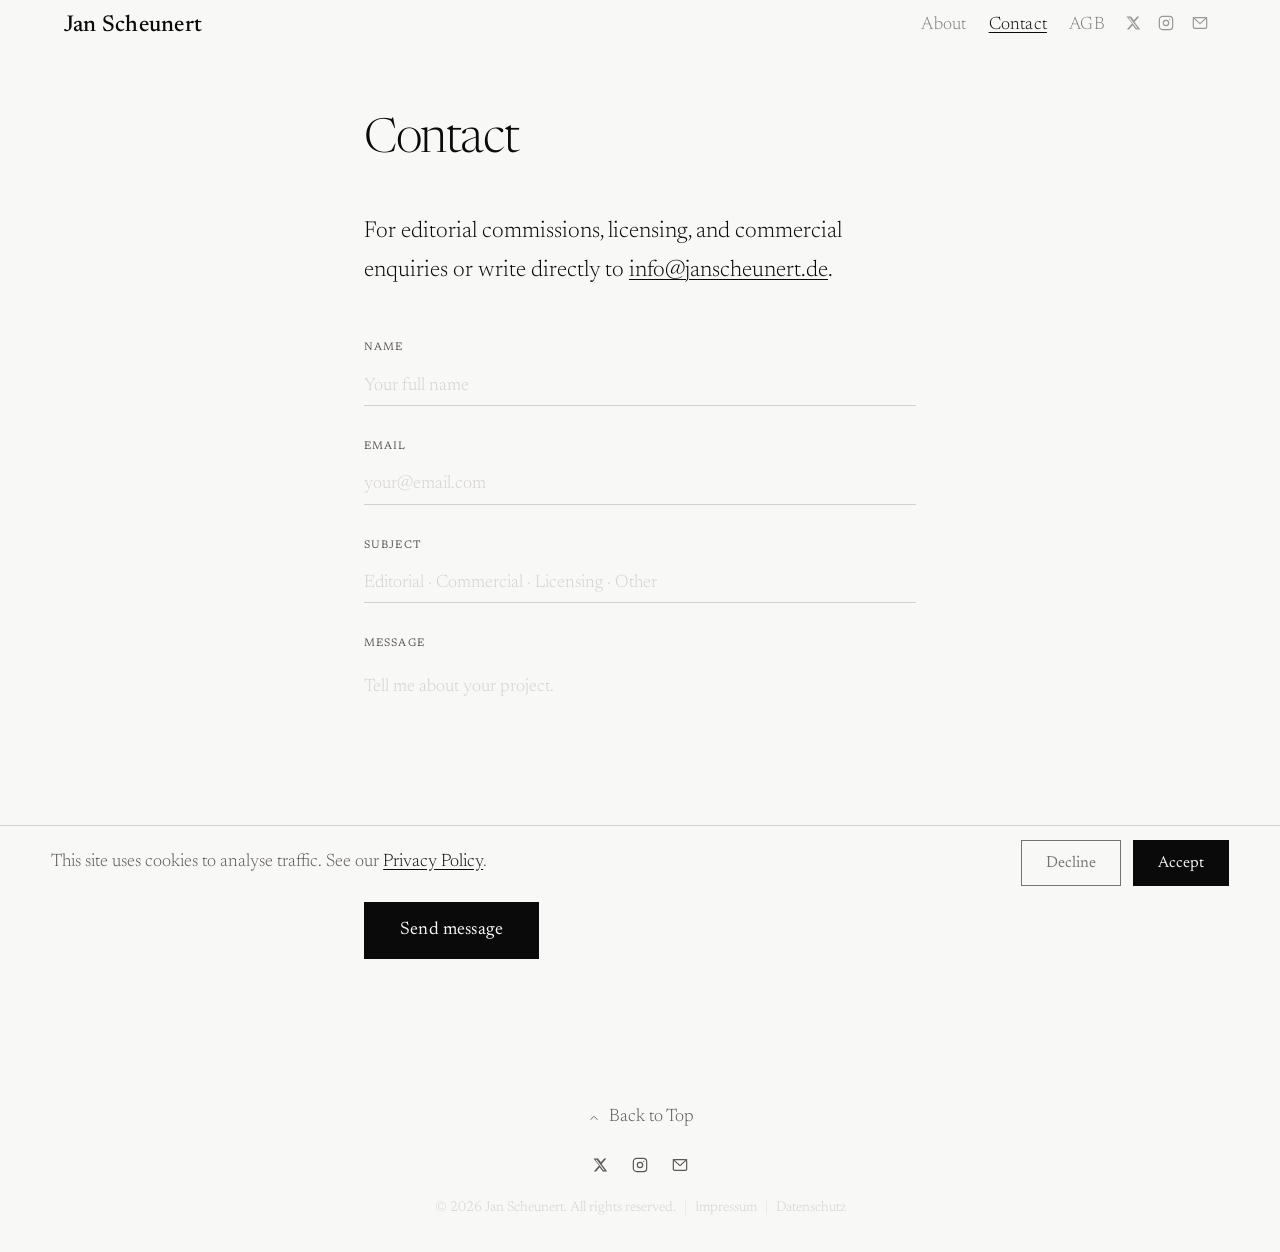
<file: contact.html>
<!DOCTYPE html>
<html lang="en">
<head>
  <meta charset="UTF-8" /><meta name="viewport" content="width=device-width, initial-scale=1.0" />
  <title>Contact — Jan Scheunert</title>  <link rel="stylesheet" href="css/style.css" /><link rel="stylesheet" href="css/pages.css" />
</head>
<body>
  <header class="site-header">
    <div class="header-inner">
      <a href="index.html" class="site-title">Jan Scheunert</a>
      <nav class="site-nav"><ul class="nav-list">
        <li><a href="about.html" class="nav-link">About</a></li>
        <li><a href="contact.html" class="nav-link nav-active">Contact</a></li>
        <li><a href="agb.html" class="nav-link">AGB</a></li>
        <li><a href="https://x.com/scheunert" class="nav-link nav-social" target="_blank" rel="noopener" aria-label="X"><svg width="16" height="16" viewBox="0 0 24 24" fill="currentColor"><path d="M18.244 2.25h3.308l-7.227 8.26 8.502 11.24H16.17l-4.714-6.231-5.401 6.231H2.744l7.737-8.835L2.25 2.25h6.845l4.255 5.624zm-1.161 17.52h1.833L7.084 4.126H5.117z"/></svg></a></li>
        <li>            <a href="https://www.instagram.com/jan.scheunert" class="nav-link nav-social" target="_blank" rel="noopener" aria-label="Instagram"><svg width="16" height="16" viewBox="0 0 24 24" fill="none" stroke="currentColor" stroke-width="1.8" stroke-linecap="round" stroke-linejoin="round"><rect x="2" y="2" width="20" height="20" rx="5" ry="5"/><circle cx="12" cy="12" r="4"/><circle cx="17.5" cy="6.5" r="1" fill="currentColor" stroke="none"/></svg></a>
          </li>
          <li>
            <a href="mailto:info@janscheunert.de" class="nav-link nav-social" aria-label="Send email">
              <svg width="16" height="16" viewBox="0 0 24 24" fill="none" stroke="currentColor" stroke-width="1.8" stroke-linecap="round" stroke-linejoin="round" aria-hidden="true"><rect x="2" y="4" width="20" height="16" rx="2"/><polyline points="2,4 12,13 22,4"/></svg>
            </a>
          </li>
      </ul></nav>
      <button class="nav-toggle" aria-label="Open menu" aria-expanded="false" aria-controls="mobile-nav"><span></span><span></span><span></span></button>
    </div>
    <nav id="mobile-nav" class="mobile-nav" aria-hidden="true">
      <ul class="mobile-nav-list">
        <li class="mobile-text-link"><a href="about.html">About</a></li>
        <li class="mobile-text-link"><a href="contact.html">Contact</a></li>
        <li class="mobile-text-link"><a href="agb.html">AGB</a></li>
        <li class="mobile-social-row">
          <a href="https://x.com/scheunert" target="_blank" rel="noopener" aria-label="X">
            <svg width="18" height="18" viewBox="0 0 24 24" fill="currentColor"><path d="M18.244 2.25h3.308l-7.227 8.26 8.502 11.24H16.17l-4.714-6.231-5.401 6.231H2.744l7.737-8.835L2.25 2.25h6.845l4.255 5.624zm-1.161 17.52h1.833L7.084 4.126H5.117z"/></svg>
          </a>
          <a href="https://www.instagram.com/jan.scheunert" target="_blank" rel="noopener" aria-label="Instagram">
            <svg width="18" height="18" viewBox="0 0 24 24" fill="none" stroke="currentColor" stroke-width="1.8" stroke-linecap="round" stroke-linejoin="round"><rect x="2" y="2" width="20" height="20" rx="5"/><circle cx="12" cy="12" r="4"/><circle cx="17.5" cy="6.5" r="1" fill="currentColor" stroke="none"/></svg>
          </a>
          <a href="mailto:info@janscheunert.de" aria-label="Email">
            <svg width="18" height="18" viewBox="0 0 24 24" fill="none" stroke="currentColor" stroke-width="1.8" stroke-linecap="round" stroke-linejoin="round"><rect x="2" y="4" width="20" height="16" rx="2"/><polyline points="2,4 12,13 22,4"/></svg>
          </a>
        </li>
      </ul>
    </nav>
  </header>

  <main class="site-main page-main">
    <div class="page-inner">
      <h1>Contact</h1>
      <div class="page-body">
        <div class="page-col page-col--wide">
          <p class="contact-intro">For editorial commissions, licensing, and commercial enquiries or write directly to
          <a href="mailto:info@janscheunert.de">info@janscheunert.de</a>.</p>

          <!-- Web3Forms: replace YOUR_ACCESS_KEY with key from web3forms.com (free) -->
          <form class="contact-form" id="contactForm"
                action="https://api.web3forms.com/submit"
                method="POST"
                novalidate>

            <input type="hidden" name="access_key" value="f2c09a72-8455-40e0-b9e2-76c9c3263367" />
            <input type="hidden" name="subject"    value="New enquiry via janScheunert.com" />
            <input type="hidden" name="from_name"  value="Jan Scheunert Website" />
            <!-- Honeypot anti-spam -->
            <input type="checkbox" name="botcheck" style="display:none" tabindex="-1" aria-hidden="true" />

            <div class="form-row">
              <label class="form-label" for="cf-name">Name</label>
              <input class="form-input" type="text" id="cf-name" name="name"
                     autocomplete="name" placeholder="Your full name" required />
            </div>

            <div class="form-row">
              <label class="form-label" for="cf-email">Email</label>
              <input class="form-input" type="email" id="cf-email" name="email"
                     autocomplete="email" placeholder="your@email.com" required />
            </div>

            <div class="form-row">
              <label class="form-label" for="cf-subject">Subject</label>
              <input class="form-input" type="text" id="cf-subject" name="subject_line"
                     placeholder="Editorial · Commercial · Licensing · Other" />
            </div>

            <div class="form-row">
              <label class="form-label" for="cf-message">Message</label>
              <textarea class="form-input form-textarea" id="cf-message" name="message"
                        rows="6" placeholder="Tell me about your project." required></textarea>
            </div>

            <div class="form-row form-row--submit">
              <button type="submit" class="form-submit" id="formSubmit">Send message</button>
              <p class="form-status" id="formStatus" aria-live="polite"></p>
            </div>
          </form>
        </div>
      </div>
    </div>
  </main>

  <footer class="site-footer">
    <div class="footer-inner">
      <a href="#top" class="footer-top" aria-label="Back to top">
        <svg width="14" height="14" viewBox="0 0 24 24" fill="none" stroke="currentColor" stroke-width="1.5"><polyline points="18 15 12 9 6 15"/></svg>
        Back to Top
      </a>
      <div class="footer-social">
        <a href="https://x.com/scheunert" target="_blank" rel="noopener" aria-label="X">
          <svg width="16" height="16" viewBox="0 0 24 24" fill="currentColor"><path d="M18.244 2.25h3.308l-7.227 8.26 8.502 11.24H16.17l-4.714-6.231-5.401 6.231H2.744l7.737-8.835L2.25 2.25h6.845l4.255 5.624zm-1.161 17.52h1.833L7.084 4.126H5.117z"/></svg>
        </a>
        <a href="https://www.instagram.com/jan.scheunert" target="_blank" rel="noopener" aria-label="Instagram">
          <svg width="16" height="16" viewBox="0 0 24 24" fill="none" stroke="currentColor" stroke-width="1.8" stroke-linecap="round" stroke-linejoin="round"><rect x="2" y="2" width="20" height="20" rx="5"/><circle cx="12" cy="12" r="4"/><circle cx="17.5" cy="6.5" r="1" fill="currentColor" stroke="none"/></svg>
        </a>
        <a href="mailto:info@janscheunert.de" aria-label="Email">
          <svg width="16" height="16" viewBox="0 0 24 24" fill="none" stroke="currentColor" stroke-width="1.8" stroke-linecap="round" stroke-linejoin="round"><rect x="2" y="4" width="20" height="16" rx="2"/><polyline points="2,4 12,13 22,4"/></svg>
        </a>
      </div>
      <div class="footer-bottom">
        <span id="footer-copy"></span>
        <span class="footer-sep">|</span>
        <a href="impressum.html" class="footer-link">Impressum</a>
        <span class="footer-sep">|</span>
        <a href="datenschutz.html" class="footer-link">Datenschutz</a>
      </div>
    </div>
  </footer>
  <script src="js/main.js"></script>
  <script>
  (function () {
    const form   = document.getElementById('contactForm');
    const btn    = document.getElementById('formSubmit');
    const status = document.getElementById('formStatus');
    if (!form) return;

    form.addEventListener('submit', async (e) => {
      e.preventDefault();
      btn.disabled    = true;
      btn.textContent = 'Sending…';
      status.textContent = '';
      status.className   = 'form-status';

      try {
        const res  = await fetch(form.action, {
          method: 'POST',
          body:   new FormData(form),
          headers: { Accept: 'application/json' }
        });
        const data = await res.json();

        if (data.success) {
          status.textContent = 'Message sent — thank you.';
          status.classList.add('success');
          form.reset();
        } else {
          throw new Error(data.message || 'Unknown error');
        }
      } catch (err) {
        status.textContent = 'Something went wrong. Please email directly.';
        status.classList.add('error');
      } finally {
        btn.disabled    = false;
        btn.textContent = 'Send message';
      }
    });
  })();
  </script>
  <script src="js/consent.js"></script>
</body>
</html>
</file>
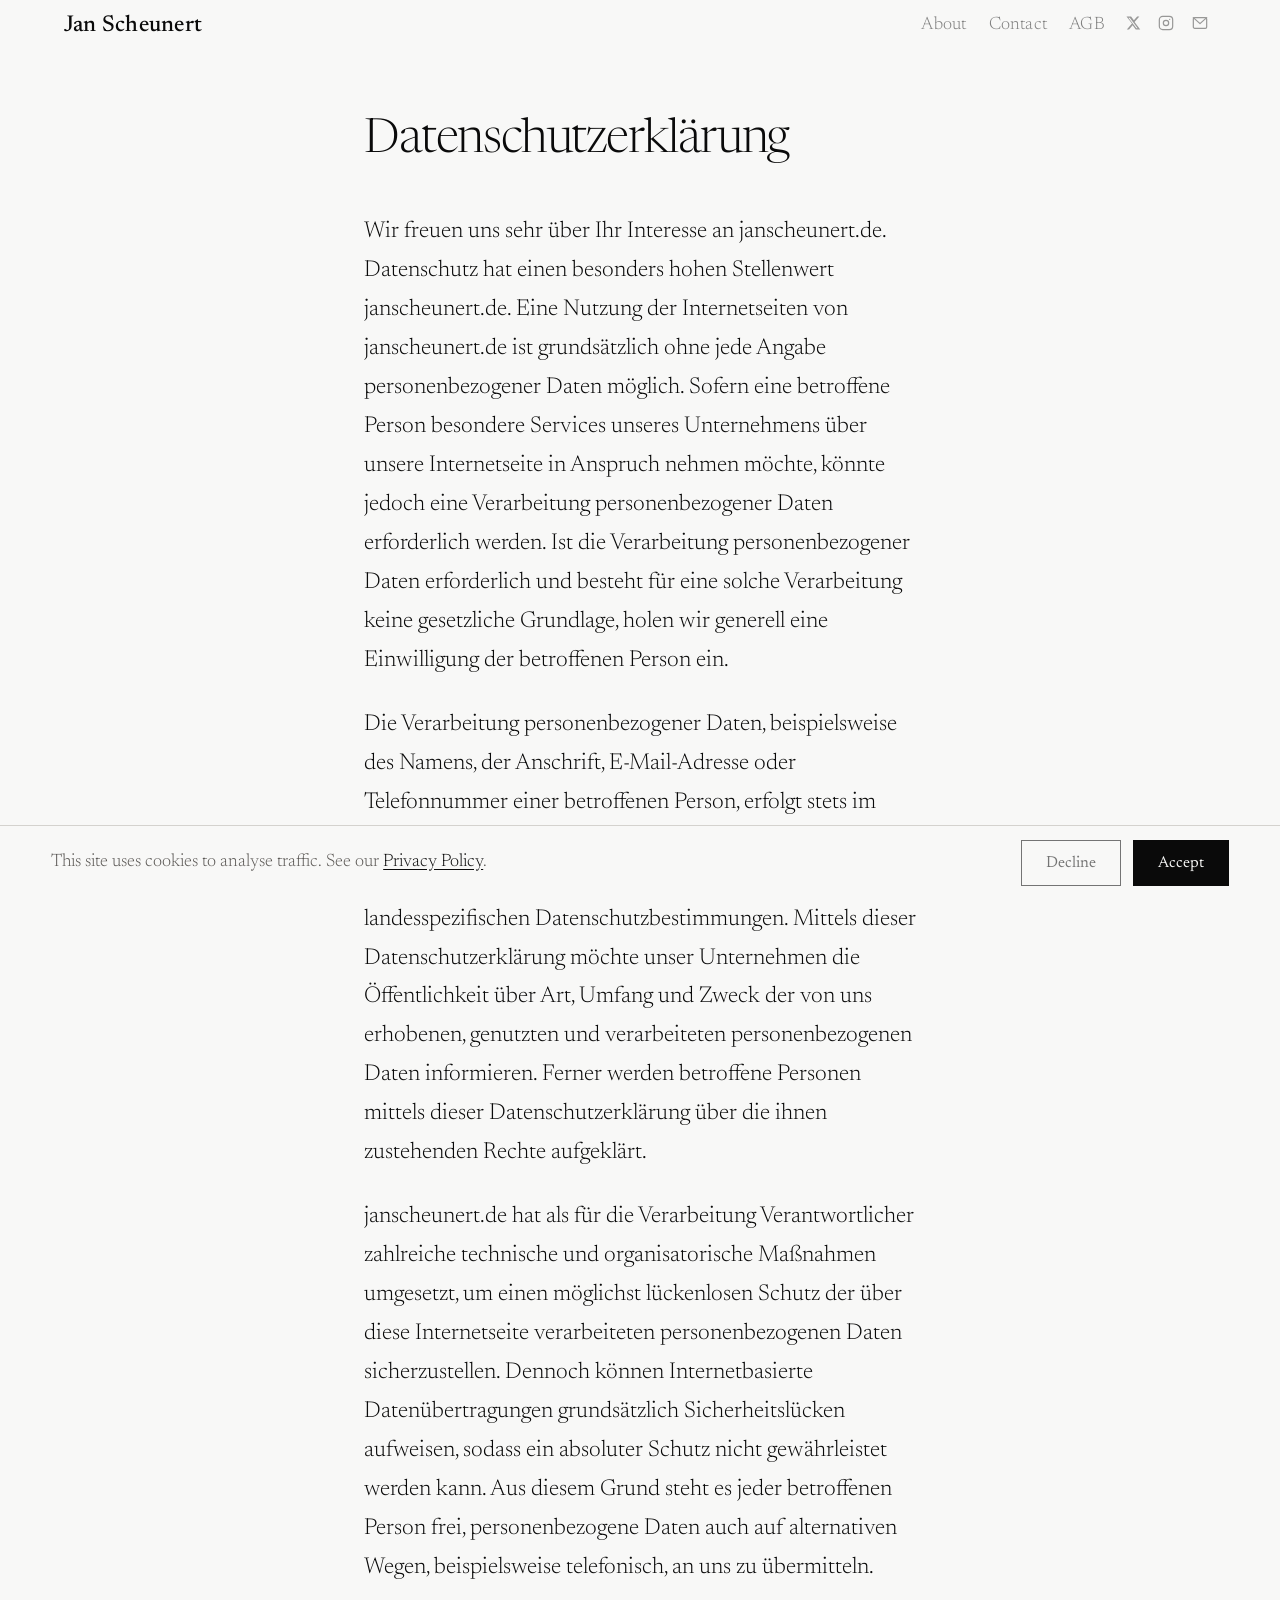
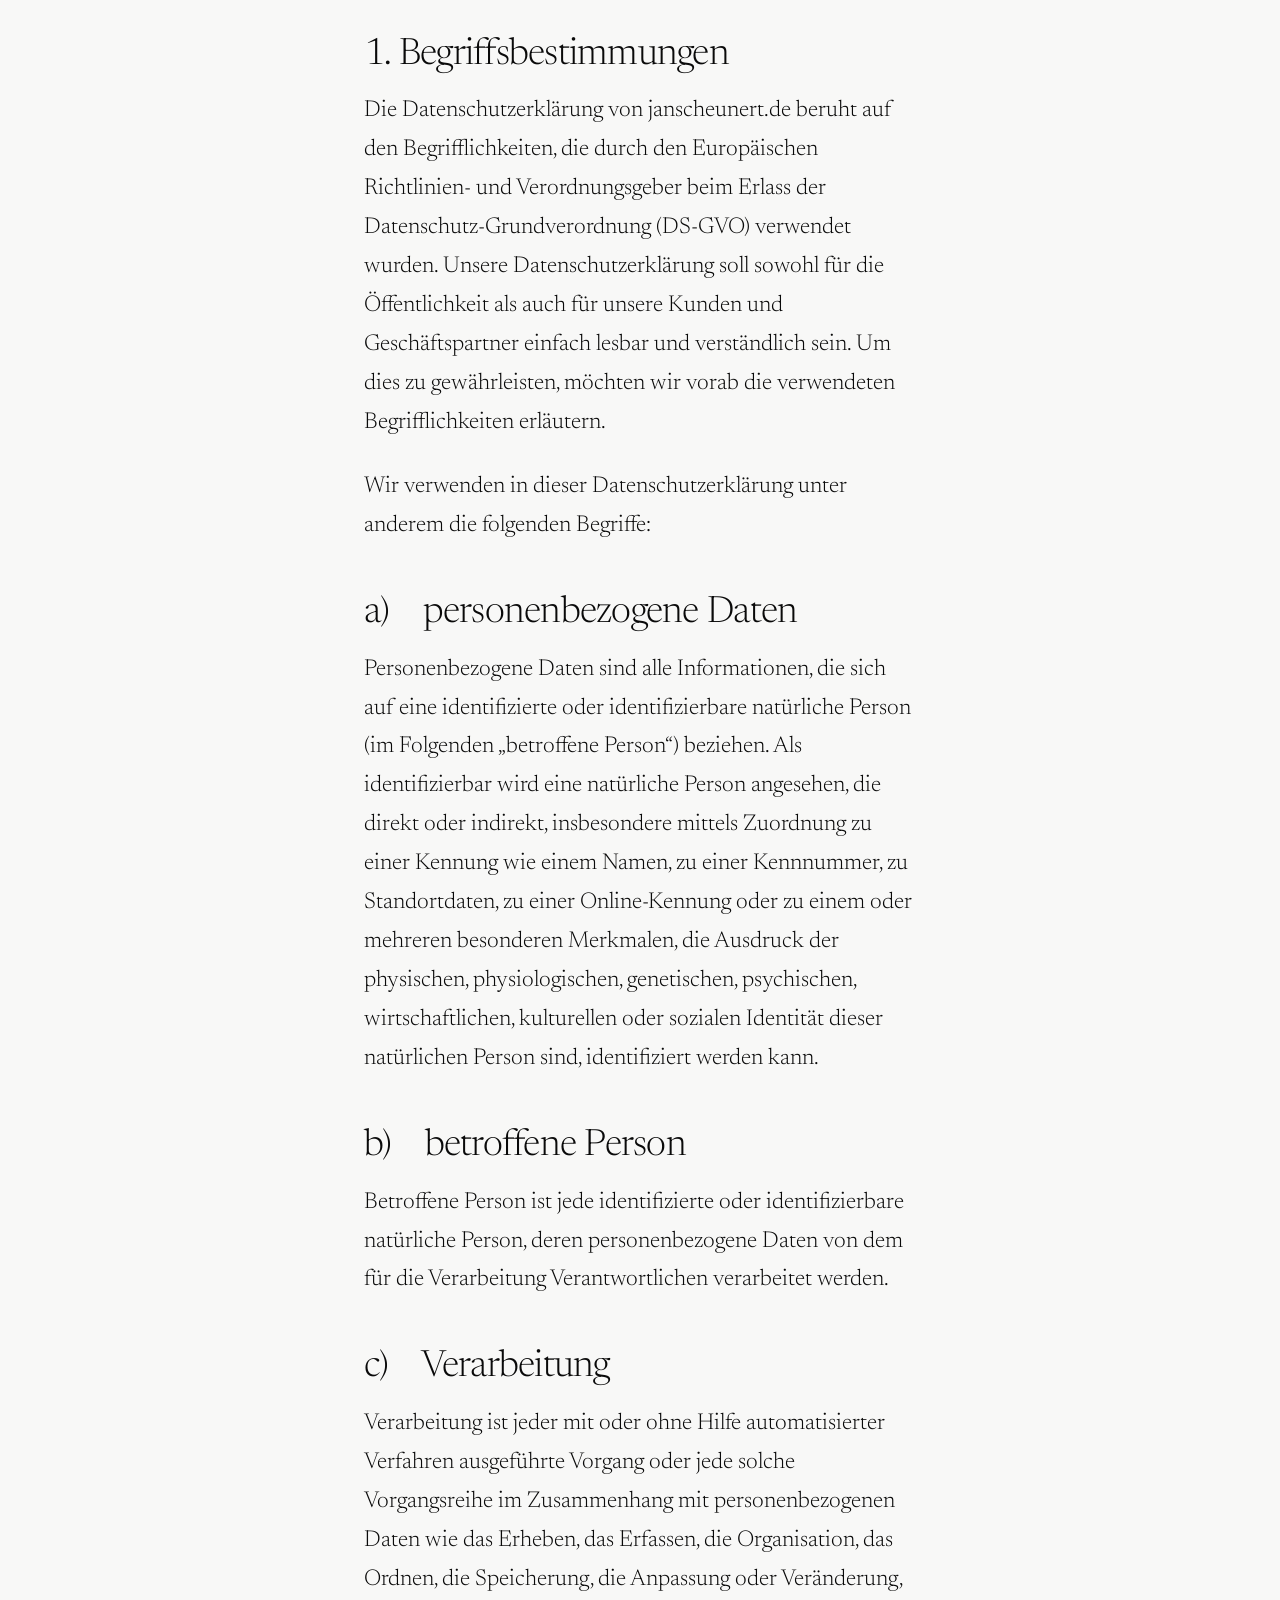
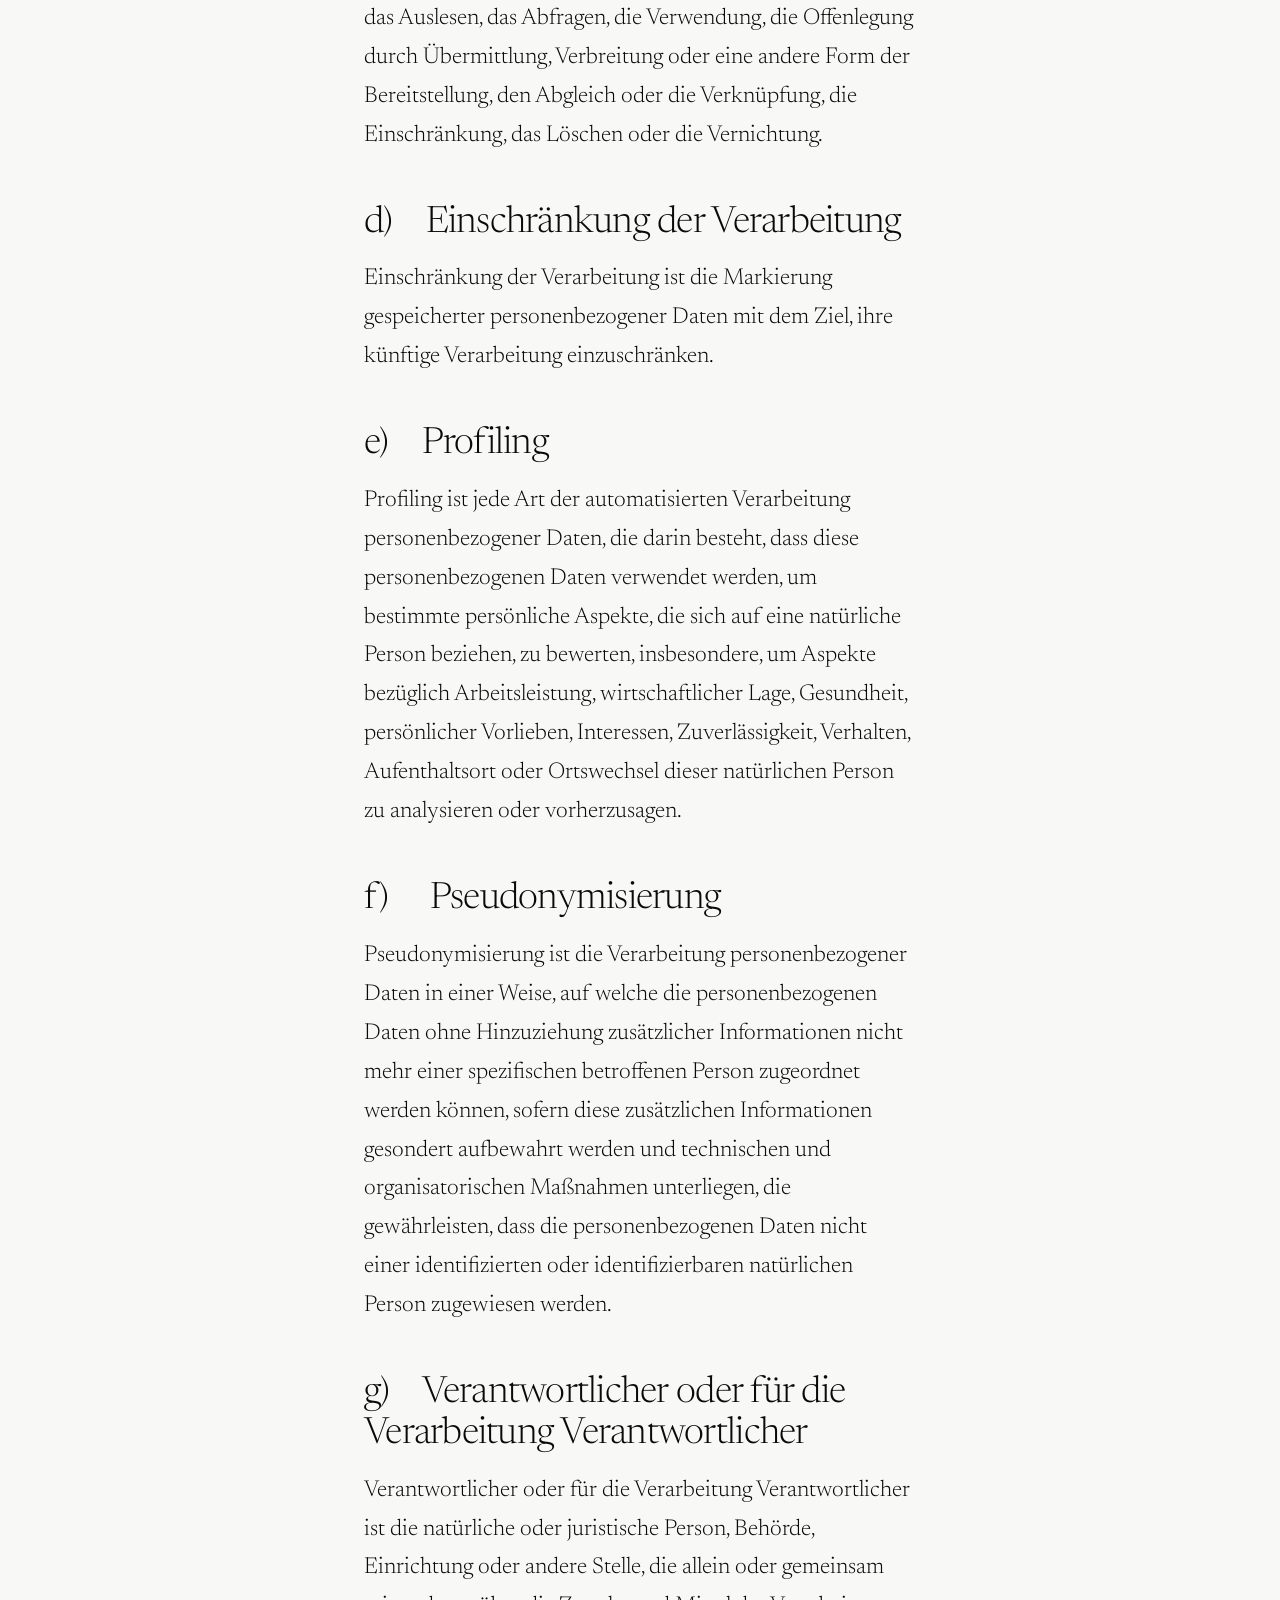
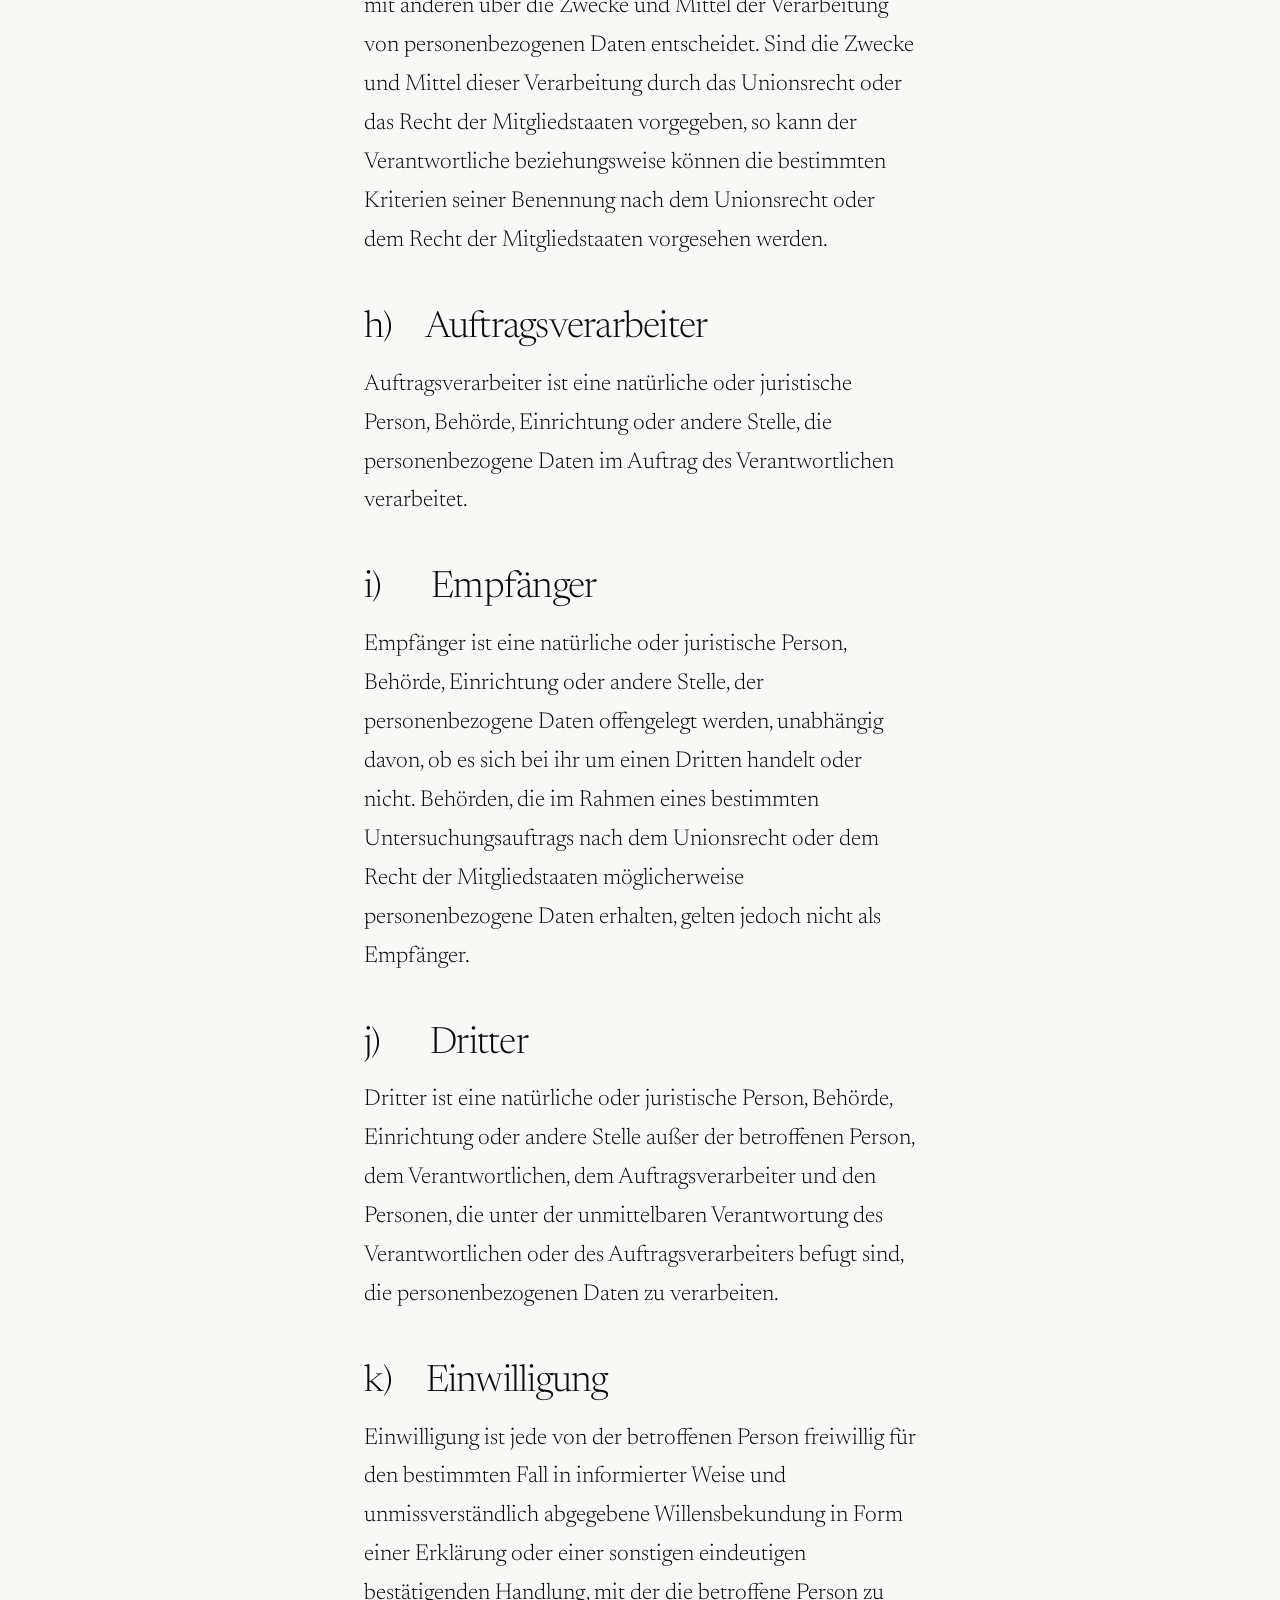
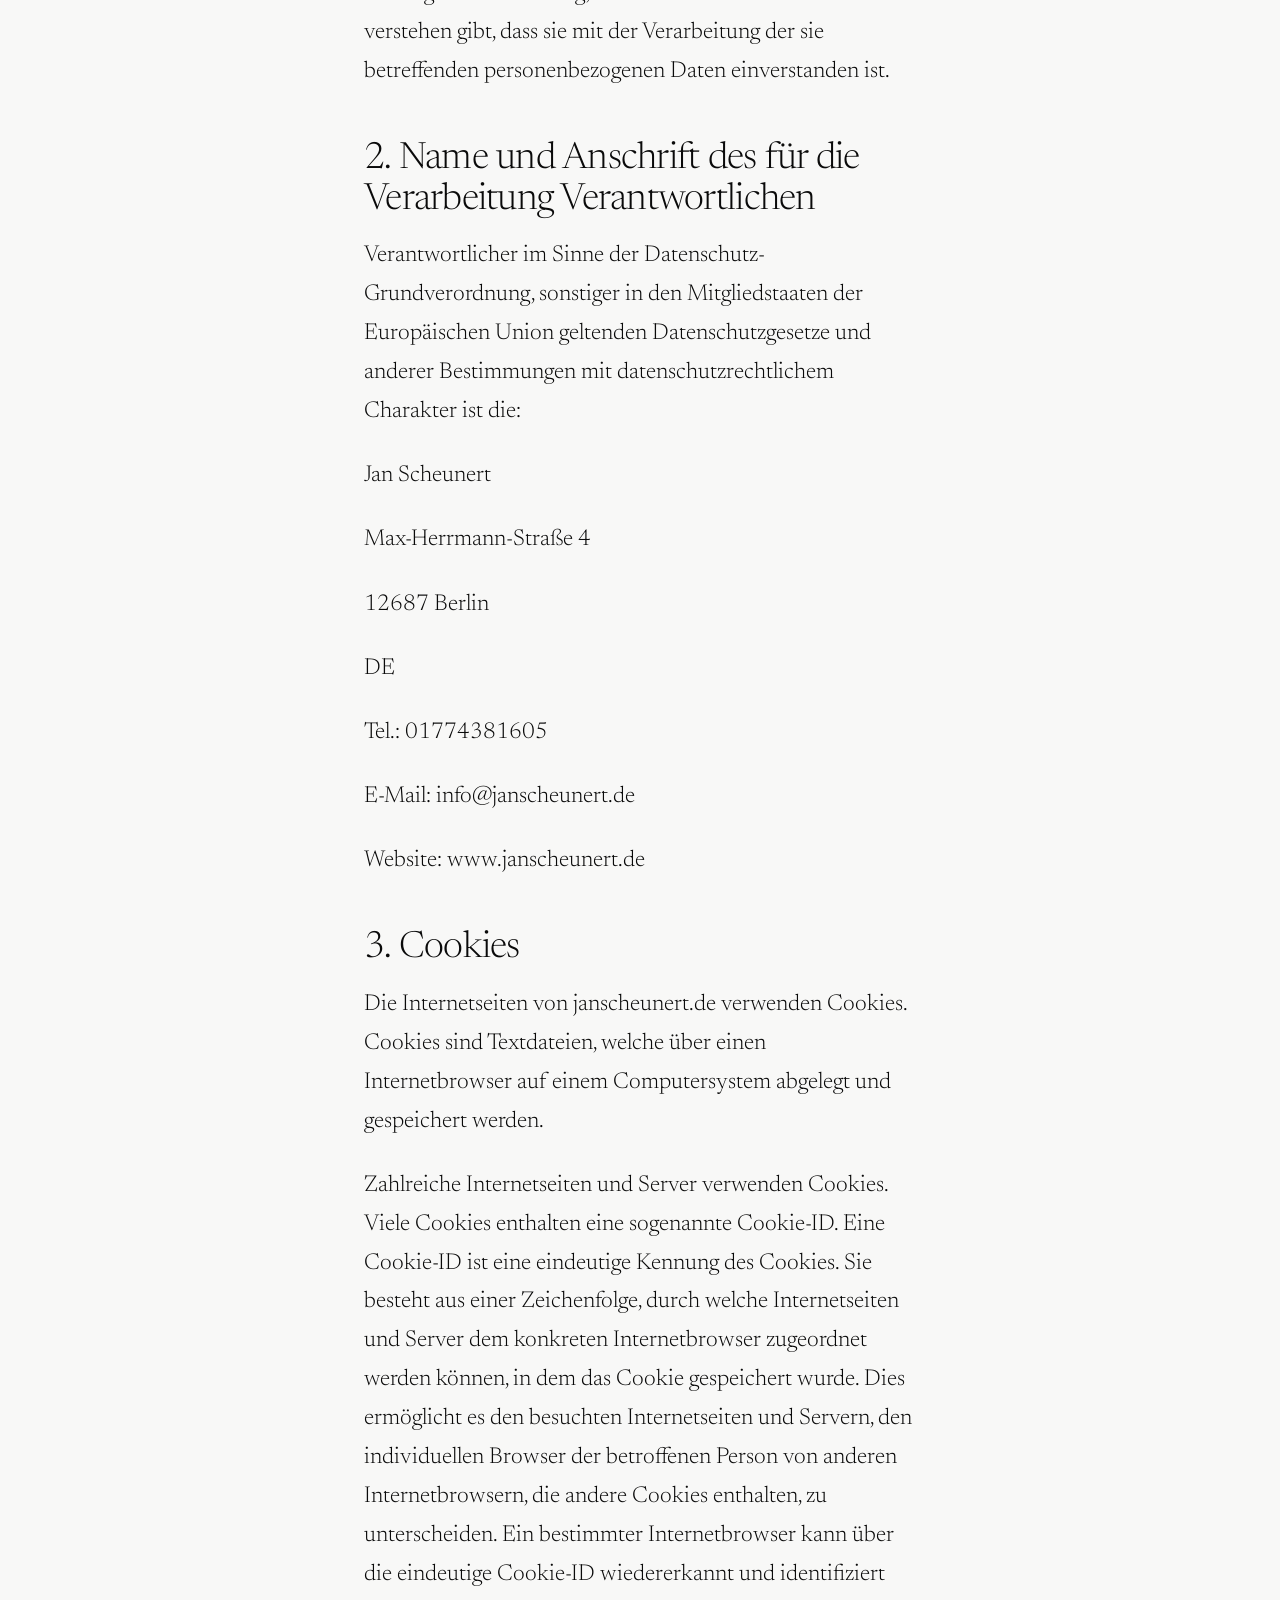
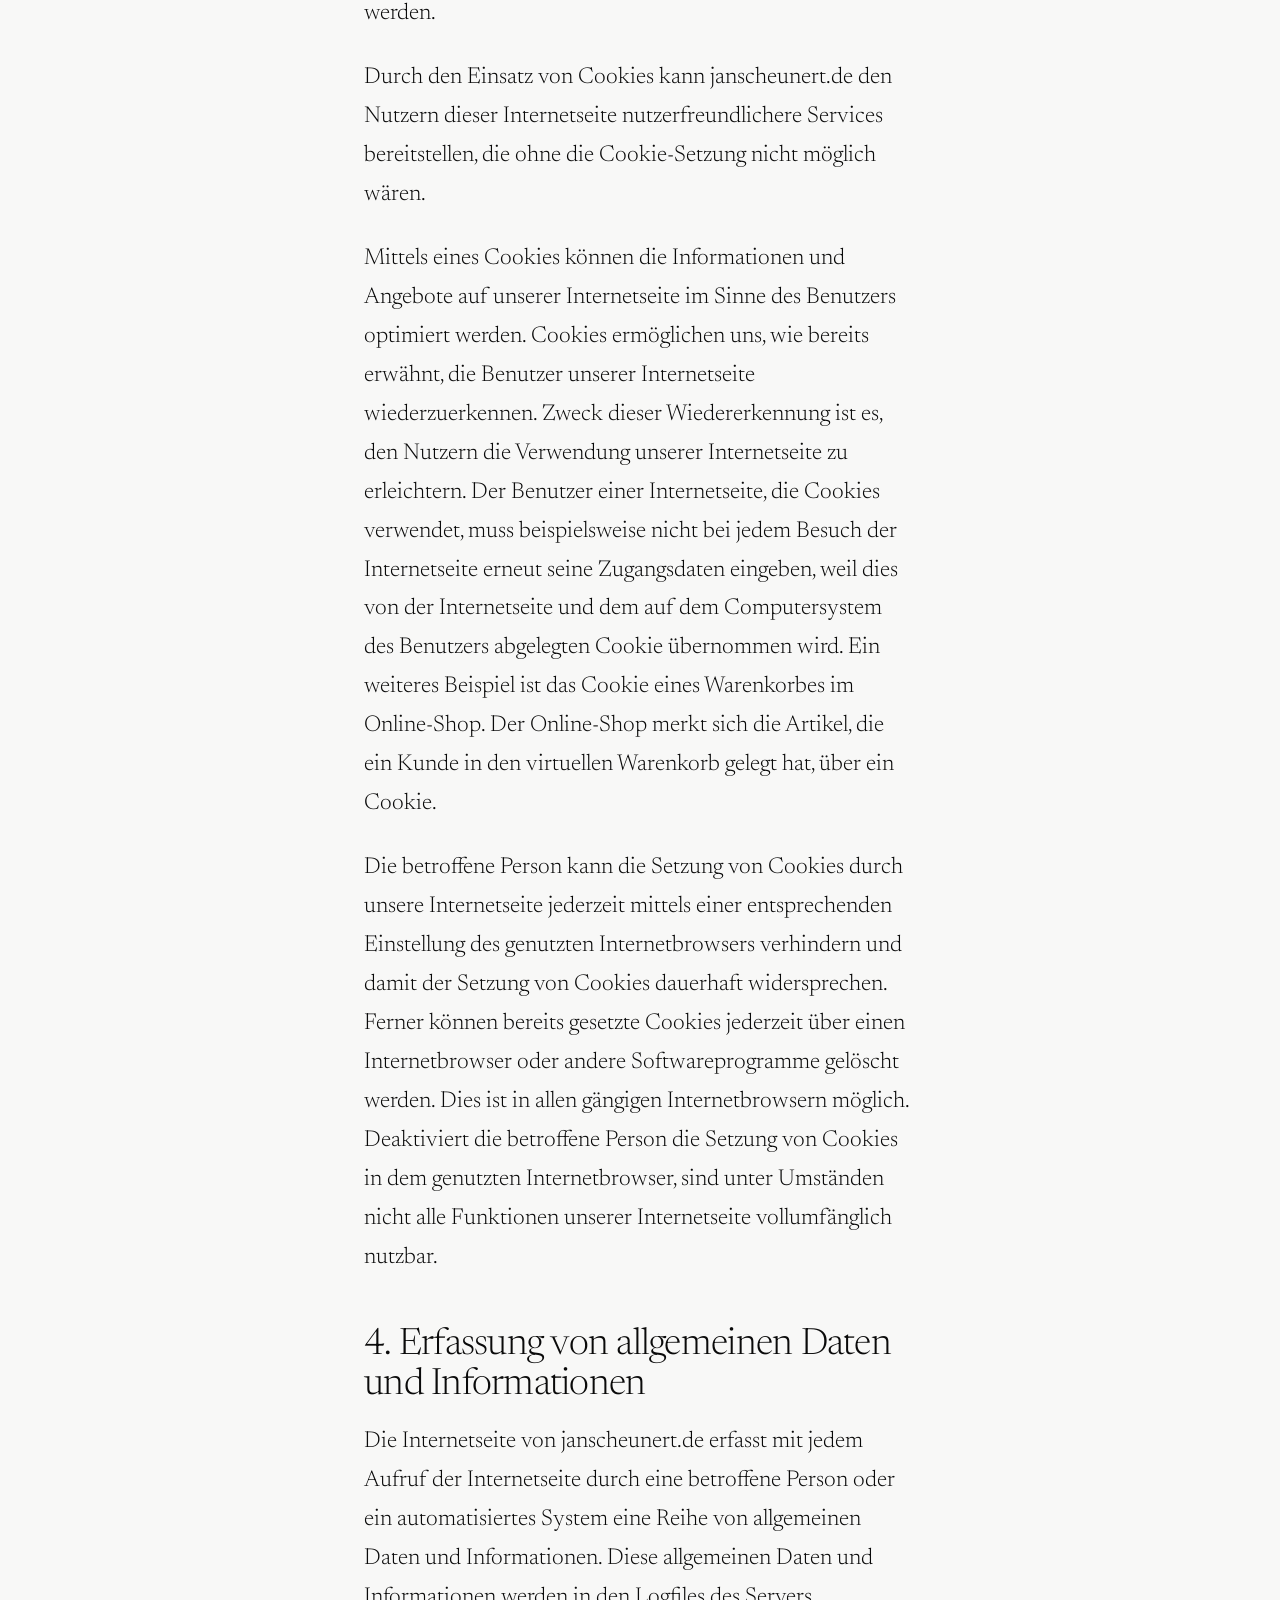
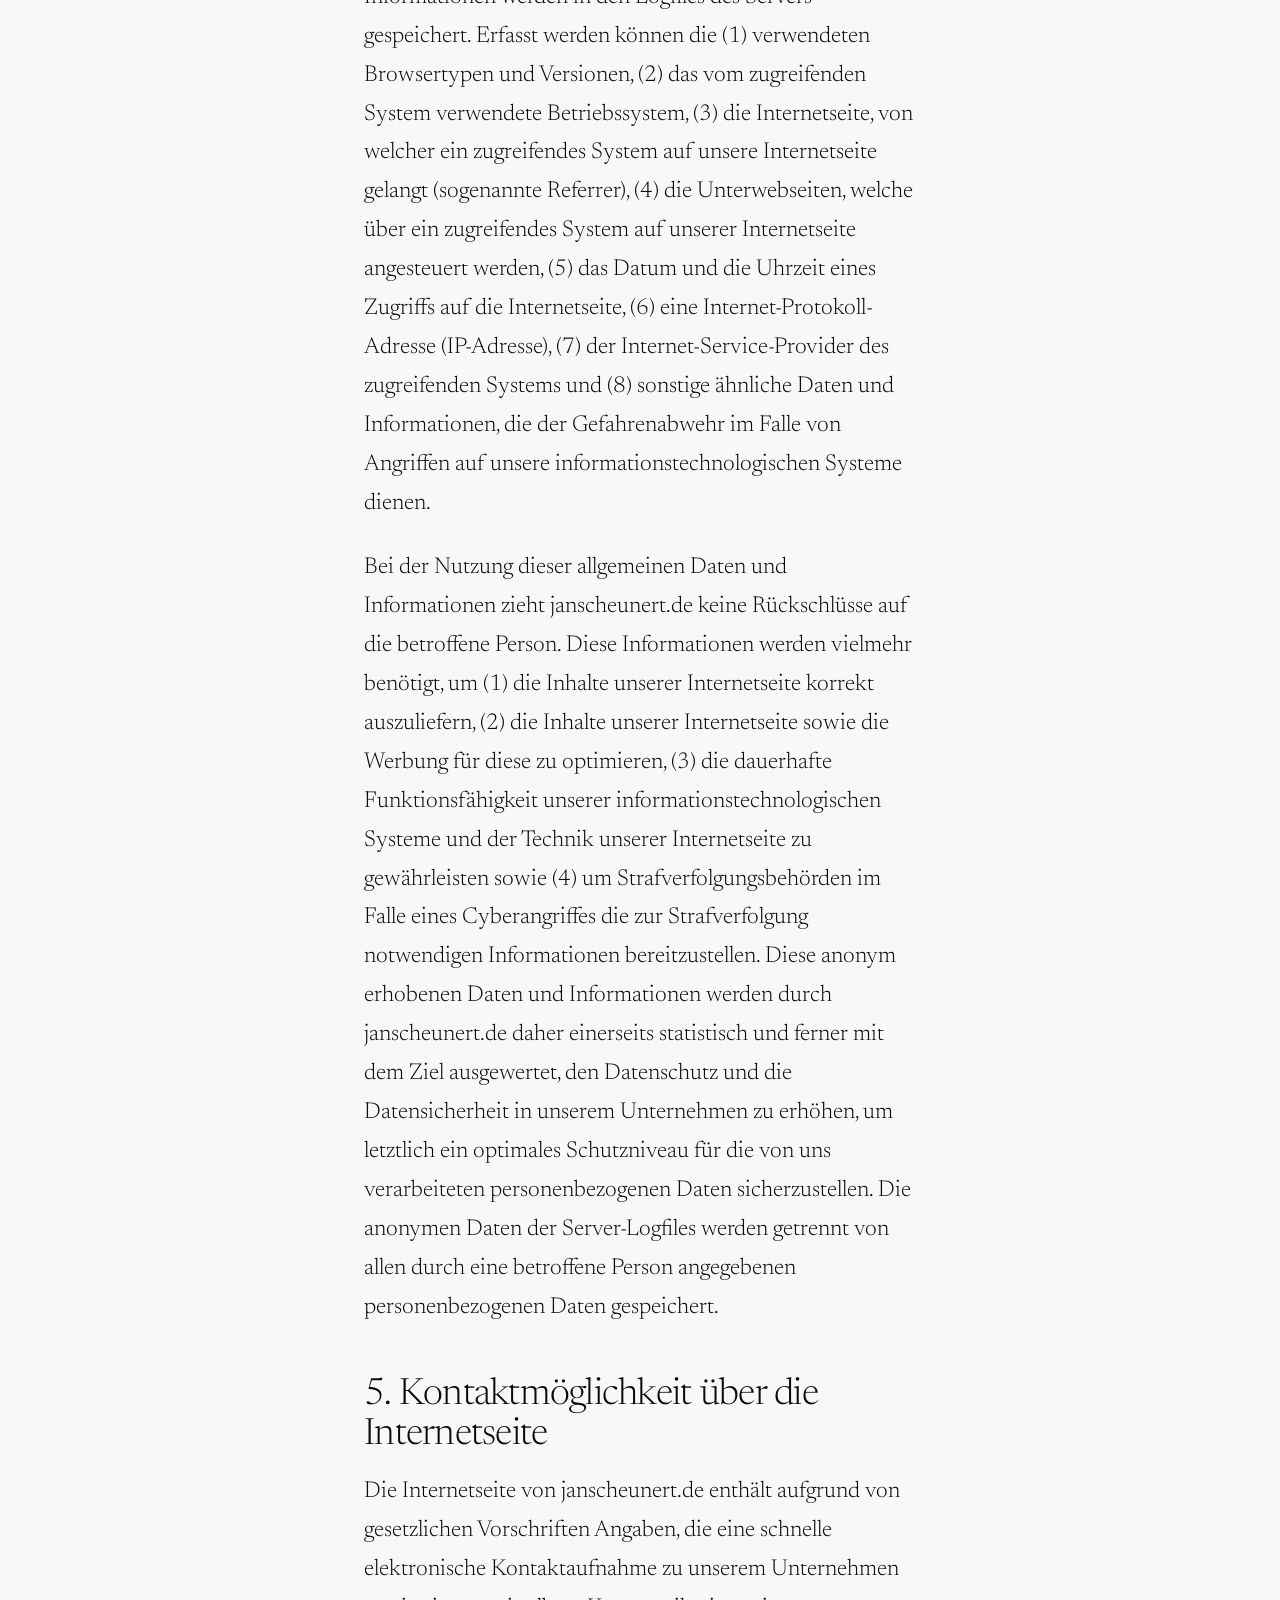
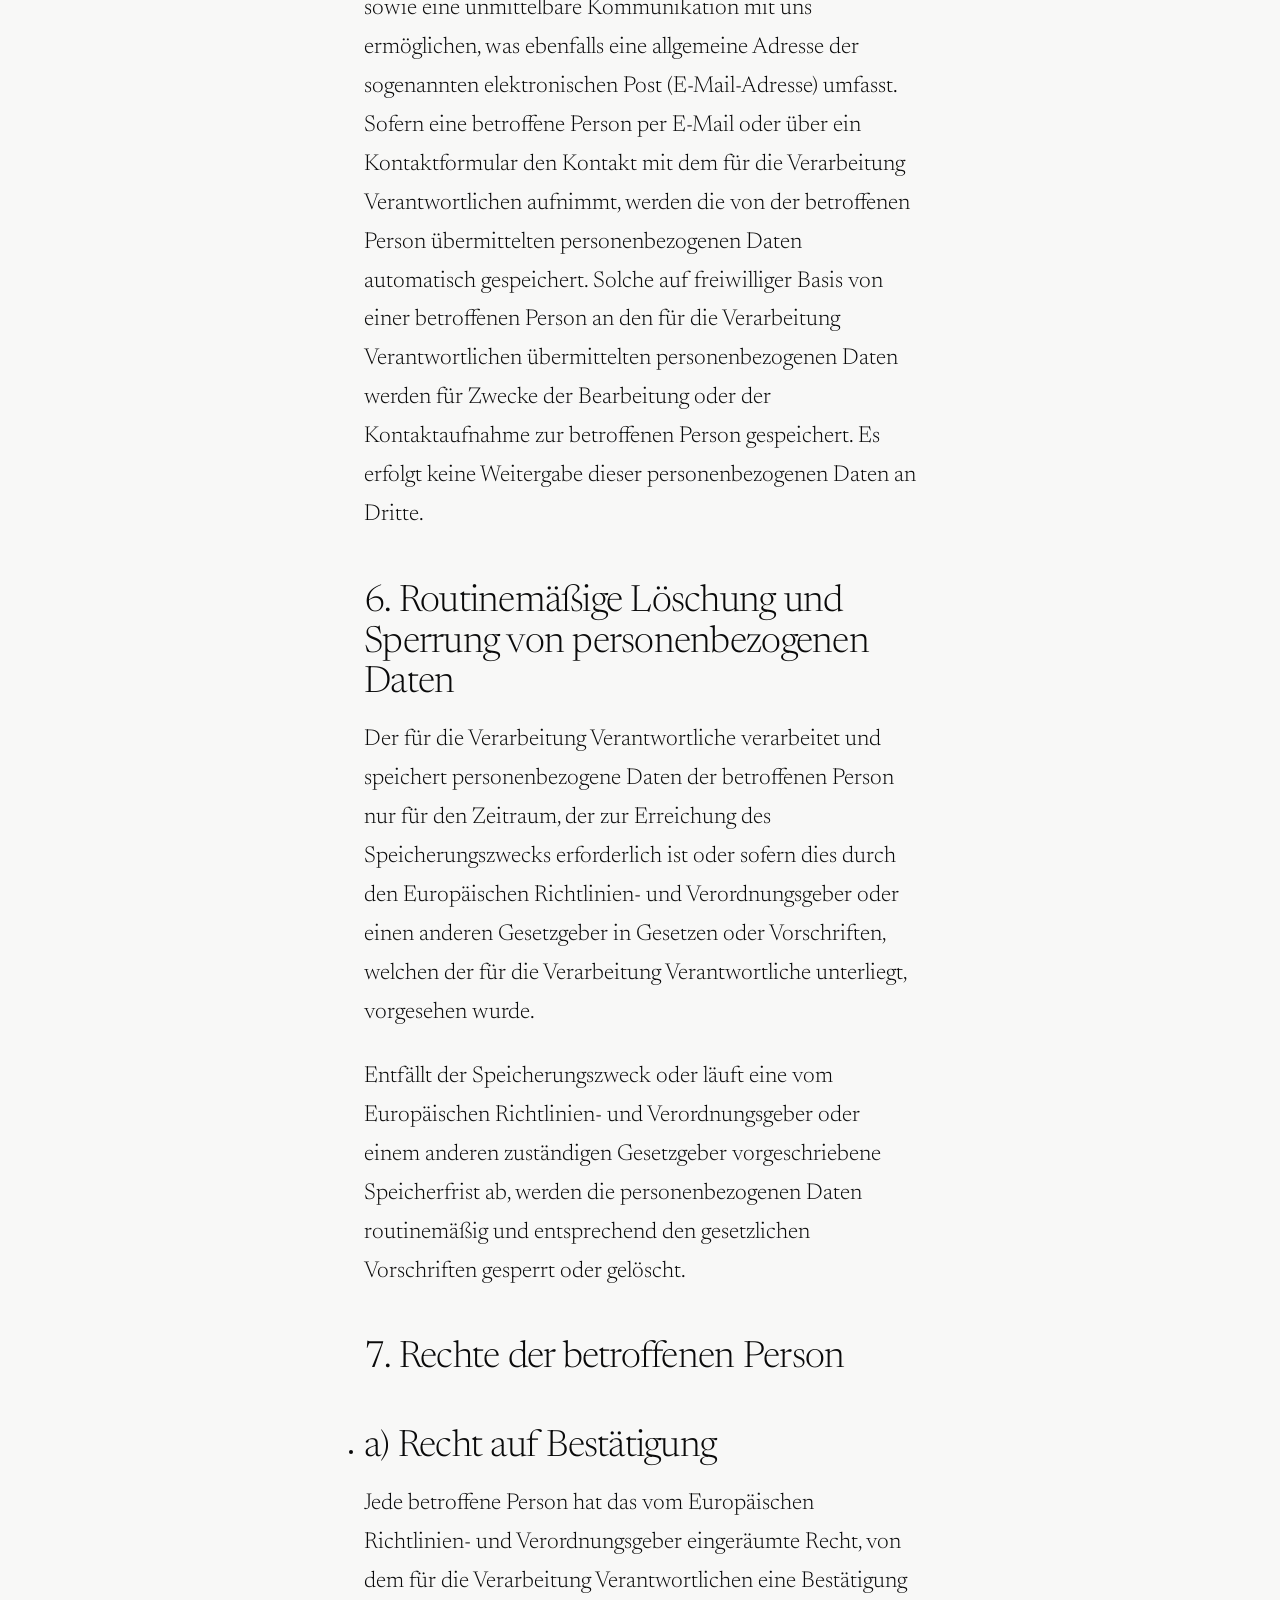
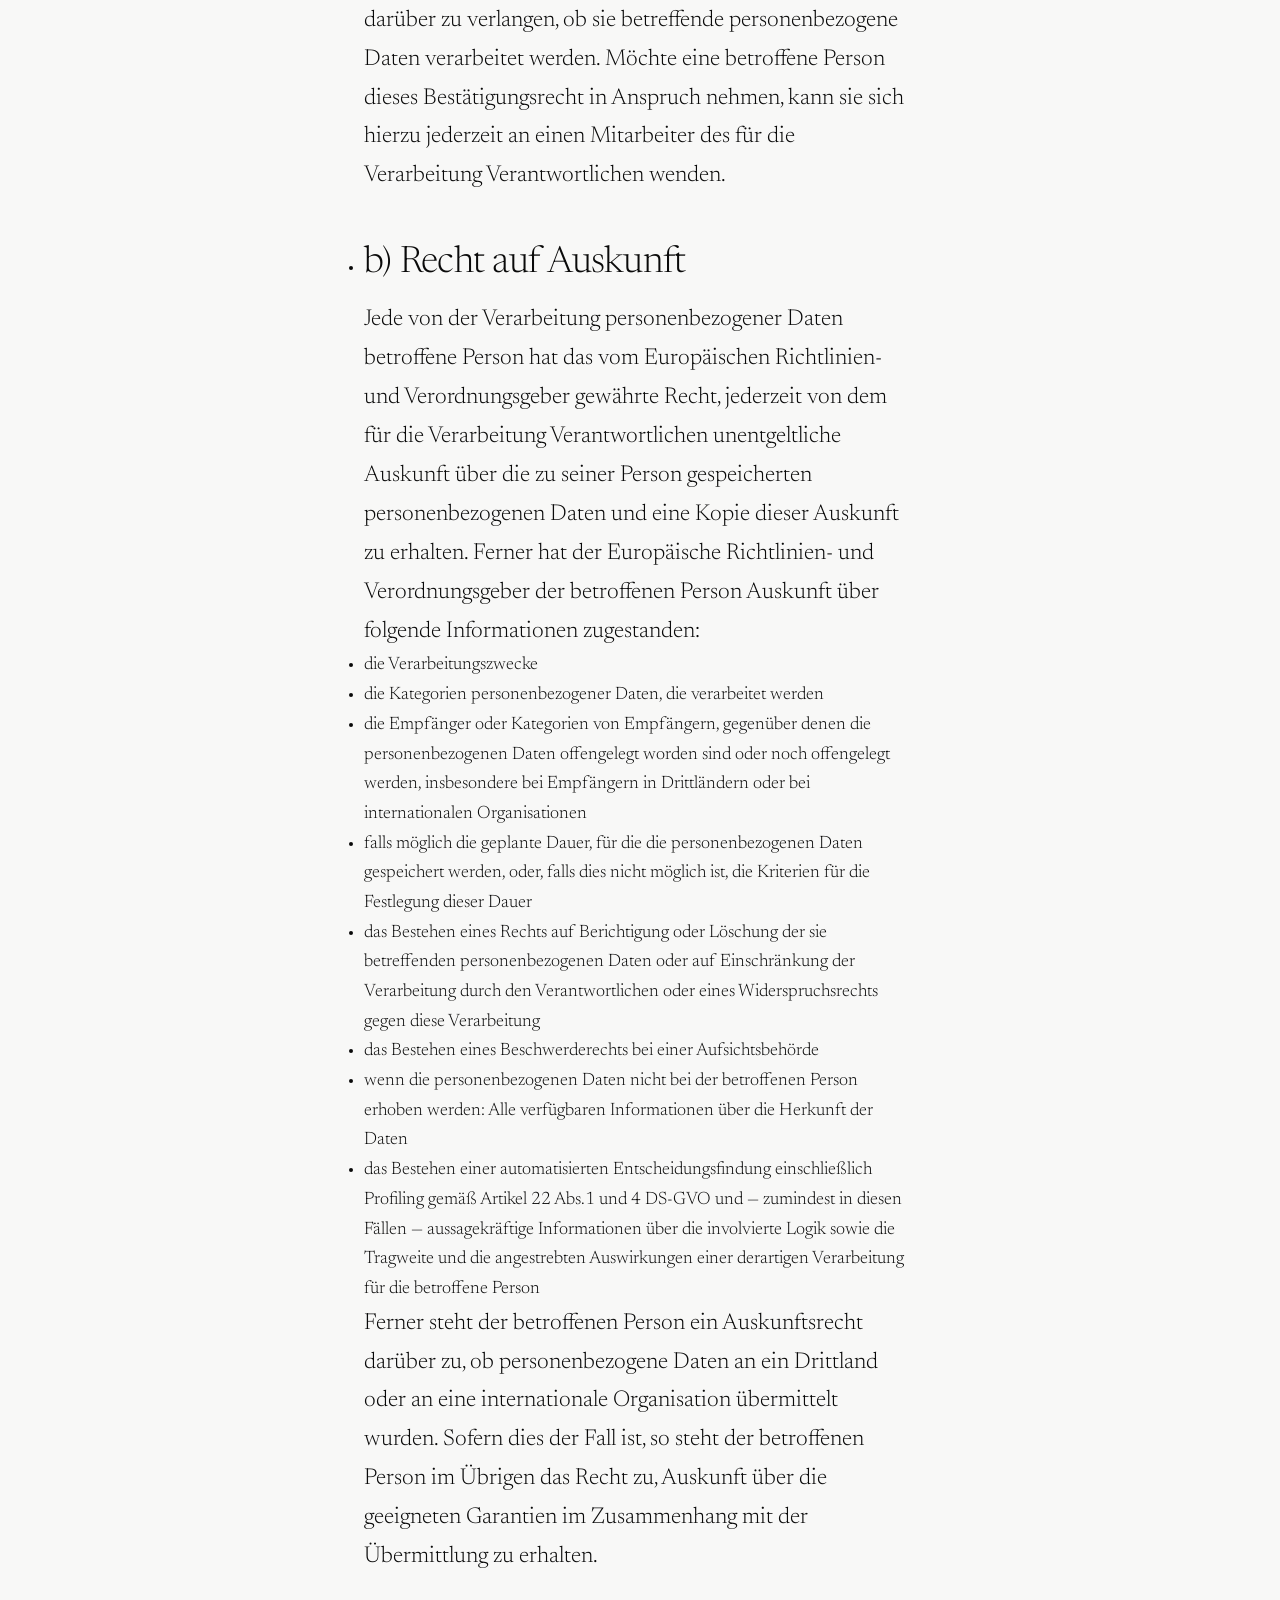
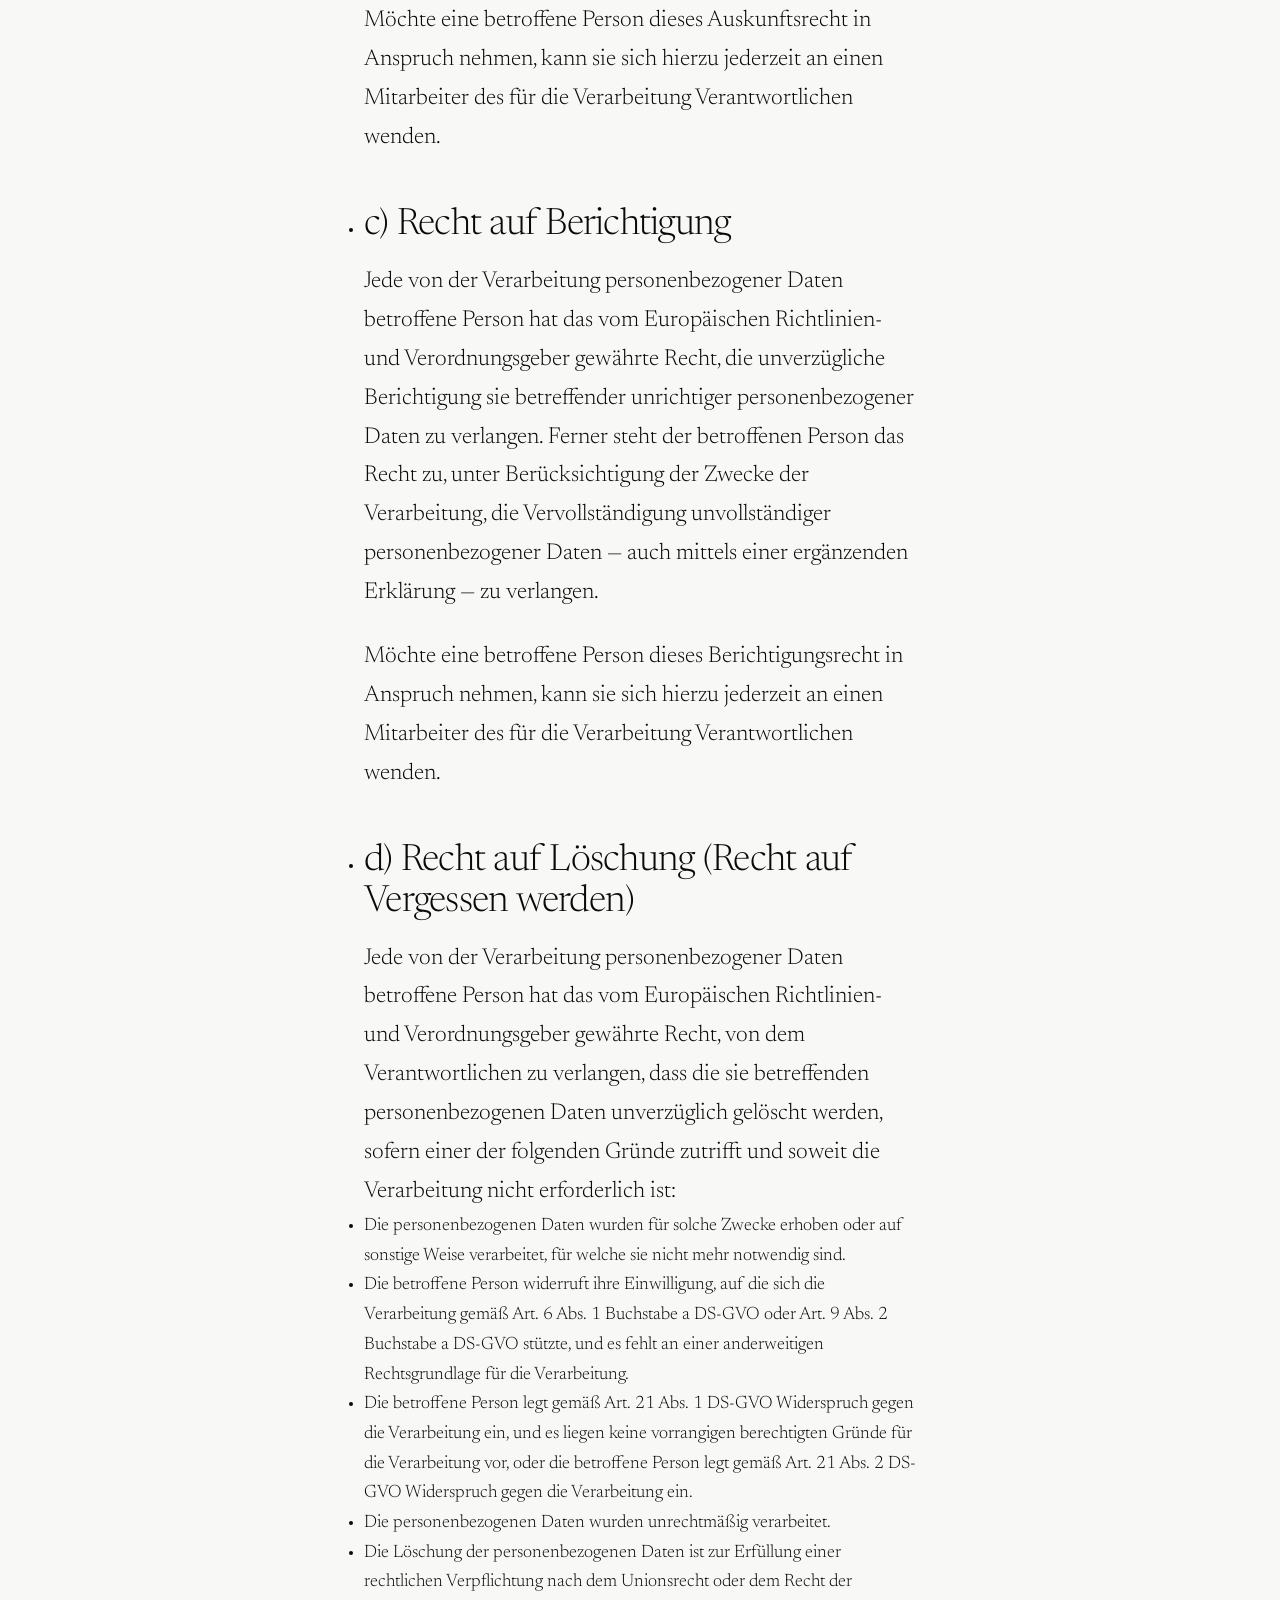
<file: datenschutz.html>
<!DOCTYPE html>
<html lang="en">
<head>
  <meta charset="UTF-8" /><meta name="viewport" content="width=device-width, initial-scale=1.0" />
  <title>Privacy Policy — Jan Scheunert</title>  <link rel="stylesheet" href="css/style.css" /><link rel="stylesheet" href="css/pages.css" />
</head>
<body>
  <header class="site-header">
    <div class="header-inner">
      <a href="index.html" class="site-title">Jan Scheunert</a>
      <nav class="site-nav"><ul class="nav-list">
        <li><a href="about.html" class="nav-link">About</a></li>
        <li><a href="contact.html" class="nav-link">Contact</a></li>
        <li><a href="agb.html" class="nav-link">AGB</a></li>
        <li><a href="https://x.com/scheunert" class="nav-link nav-social" target="_blank" rel="noopener" aria-label="X"><svg width="16" height="16" viewBox="0 0 24 24" fill="currentColor"><path d="M18.244 2.25h3.308l-7.227 8.26 8.502 11.24H16.17l-4.714-6.231-5.401 6.231H2.744l7.737-8.835L2.25 2.25h6.845l4.255 5.624zm-1.161 17.52h1.833L7.084 4.126H5.117z"/></svg></a></li>
        <li>            <a href="https://www.instagram.com/jan.scheunert" class="nav-link nav-social" target="_blank" rel="noopener" aria-label="Instagram"><svg width="16" height="16" viewBox="0 0 24 24" fill="none" stroke="currentColor" stroke-width="1.8" stroke-linecap="round" stroke-linejoin="round"><rect x="2" y="2" width="20" height="20" rx="5" ry="5"/><circle cx="12" cy="12" r="4"/><circle cx="17.5" cy="6.5" r="1" fill="currentColor" stroke="none"/></svg></a>
          </li>
          <li>
            <a href="mailto:info@janscheunert.de" class="nav-link nav-social" aria-label="Send email">
              <svg width="16" height="16" viewBox="0 0 24 24" fill="none" stroke="currentColor" stroke-width="1.8" stroke-linecap="round" stroke-linejoin="round" aria-hidden="true"><rect x="2" y="4" width="20" height="16" rx="2"/><polyline points="2,4 12,13 22,4"/></svg>
            </a>
          </li>
      </ul></nav>
      <button class="nav-toggle" aria-label="Open menu" aria-expanded="false" aria-controls="mobile-nav"><span></span><span></span><span></span></button>
    </div>
    <nav id="mobile-nav" class="mobile-nav" aria-hidden="true">
      <ul class="mobile-nav-list">
        <li class="mobile-text-link"><a href="about.html">About</a></li>
        <li class="mobile-text-link"><a href="contact.html">Contact</a></li>
        <li class="mobile-text-link"><a href="agb.html">AGB</a></li>
        <li class="mobile-social-row">
          <a href="https://x.com/scheunert" target="_blank" rel="noopener" aria-label="X">
            <svg width="18" height="18" viewBox="0 0 24 24" fill="currentColor"><path d="M18.244 2.25h3.308l-7.227 8.26 8.502 11.24H16.17l-4.714-6.231-5.401 6.231H2.744l7.737-8.835L2.25 2.25h6.845l4.255 5.624zm-1.161 17.52h1.833L7.084 4.126H5.117z"/></svg>
          </a>
          <a href="https://www.instagram.com/jan.scheunert" target="_blank" rel="noopener" aria-label="Instagram">
            <svg width="18" height="18" viewBox="0 0 24 24" fill="none" stroke="currentColor" stroke-width="1.8" stroke-linecap="round" stroke-linejoin="round"><rect x="2" y="2" width="20" height="20" rx="5"/><circle cx="12" cy="12" r="4"/><circle cx="17.5" cy="6.5" r="1" fill="currentColor" stroke="none"/></svg>
          </a>
          <a href="mailto:info@janscheunert.de" aria-label="Email">
            <svg width="18" height="18" viewBox="0 0 24 24" fill="none" stroke="currentColor" stroke-width="1.8" stroke-linecap="round" stroke-linejoin="round"><rect x="2" y="4" width="20" height="16" rx="2"/><polyline points="2,4 12,13 22,4"/></svg>
          </a>
        </li>
      </ul>
    </nav>
  </header>
  <main class="site-main page-main">
    <div class="page-inner">
      <h1>Datenschutzerklärung</h1>
      <div class="page-body">
        <div class="page-col page-col--wide">

            <p>Wir freuen uns sehr über Ihr Interesse an janscheunert.de. Datenschutz hat einen besonders hohen Stellenwert janscheunert.de. Eine Nutzung der Internetseiten von janscheunert.de ist grundsätzlich ohne jede Angabe personenbezogener Daten möglich. Sofern eine betroffene Person besondere Services unseres Unternehmens über unsere Internetseite in Anspruch nehmen möchte, könnte jedoch eine Verarbeitung personenbezogener Daten erforderlich werden. Ist die Verarbeitung personenbezogener Daten erforderlich und besteht für eine solche Verarbeitung keine gesetzliche Grundlage, holen wir generell eine Einwilligung der betroffenen Person ein.</p>

            <p>Die Verarbeitung personenbezogener Daten, beispielsweise des Namens, der Anschrift, E-Mail-Adresse oder Telefonnummer einer betroffenen Person, erfolgt stets im Einklang mit der Datenschutz-Grundverordnung und in Übereinstimmung mit den für janscheunert.de geltenden landesspezifischen Datenschutzbestimmungen. Mittels dieser Datenschutzerklärung möchte unser Unternehmen die Öffentlichkeit über Art, Umfang und Zweck der von uns erhobenen, genutzten und verarbeiteten personenbezogenen Daten informieren. Ferner werden betroffene Personen mittels dieser Datenschutzerklärung über die ihnen zustehenden Rechte aufgeklärt.</p>

            <p>janscheunert.de hat als für die Verarbeitung Verantwortlicher zahlreiche technische und organisatorische Maßnahmen umgesetzt, um einen möglichst lückenlosen Schutz der über diese Internetseite verarbeiteten personenbezogenen Daten sicherzustellen. Dennoch können Internetbasierte Datenübertragungen grundsätzlich Sicherheitslücken aufweisen, sodass ein absoluter Schutz nicht gewährleistet werden kann. Aus diesem Grund steht es jeder betroffenen Person frei, personenbezogene Daten auch auf alternativen Wegen, beispielsweise telefonisch, an uns zu übermitteln.</p>

            <h2>1. Begriffsbestimmungen</h2>
            <p>Die Datenschutzerklärung von janscheunert.de beruht auf den Begrifflichkeiten, die durch den Europäischen Richtlinien- und Verordnungsgeber beim Erlass der Datenschutz-Grundverordnung (DS-GVO) verwendet wurden. Unsere Datenschutzerklärung soll sowohl für die Öffentlichkeit als auch für unsere Kunden und Geschäftspartner einfach lesbar und verständlich sein. Um dies zu gewährleisten, möchten wir vorab die verwendeten Begrifflichkeiten erläutern.</p>

            <p>Wir verwenden in dieser Datenschutzerklärung unter anderem die folgenden Begriffe:</p>

            <ul style="list-style: none">
            <li><h2>a)    personenbezogene Daten</h2>
            <p>Personenbezogene Daten sind alle Informationen, die sich auf eine identifizierte oder identifizierbare natürliche Person (im Folgenden „betroffene Person“) beziehen. Als identifizierbar wird eine natürliche Person angesehen, die direkt oder indirekt, insbesondere mittels Zuordnung zu einer Kennung wie einem Namen, zu einer Kennnummer, zu Standortdaten, zu einer Online-Kennung oder zu einem oder mehreren besonderen Merkmalen, die Ausdruck der physischen, physiologischen, genetischen, psychischen, wirtschaftlichen, kulturellen oder sozialen Identität dieser natürlichen Person sind, identifiziert werden kann.</p>
            </li>
            <li><h2>b)    betroffene Person</h2>
            <p>Betroffene Person ist jede identifizierte oder identifizierbare natürliche Person, deren personenbezogene Daten von dem für die Verarbeitung Verantwortlichen verarbeitet werden.</p>
            </li>
            <li><h2>c)    Verarbeitung</h2>
            <p>Verarbeitung ist jeder mit oder ohne Hilfe automatisierter Verfahren ausgeführte Vorgang oder jede solche Vorgangsreihe im Zusammenhang mit personenbezogenen Daten wie das Erheben, das Erfassen, die Organisation, das Ordnen, die Speicherung, die Anpassung oder Veränderung, das Auslesen, das Abfragen, die Verwendung, die Offenlegung durch Übermittlung, Verbreitung oder eine andere Form der Bereitstellung, den Abgleich oder die Verknüpfung, die Einschränkung, das Löschen oder die Vernichtung.</p>
            </li>
            <li><h2>d)    Einschränkung der Verarbeitung</h2>
            <p>Einschränkung der Verarbeitung ist die Markierung gespeicherter personenbezogener Daten mit dem Ziel, ihre künftige Verarbeitung einzuschränken.</p>
            </li>
            <li><h2>e)    Profiling</h2>
            <p>Profiling ist jede Art der automatisierten Verarbeitung personenbezogener Daten, die darin besteht, dass diese personenbezogenen Daten verwendet werden, um bestimmte persönliche Aspekte, die sich auf eine natürliche Person beziehen, zu bewerten, insbesondere, um Aspekte bezüglich Arbeitsleistung, wirtschaftlicher Lage, Gesundheit, persönlicher Vorlieben, Interessen, Zuverlässigkeit, Verhalten, Aufenthaltsort oder Ortswechsel dieser natürlichen Person zu analysieren oder vorherzusagen.</p>
            </li>
            <li><h2>f)     Pseudonymisierung</h2>
            <p>Pseudonymisierung ist die Verarbeitung personenbezogener Daten in einer Weise, auf welche die personenbezogenen Daten ohne Hinzuziehung zusätzlicher Informationen nicht mehr einer spezifischen betroffenen Person zugeordnet werden können, sofern diese zusätzlichen Informationen gesondert aufbewahrt werden und technischen und organisatorischen Maßnahmen unterliegen, die gewährleisten, dass die personenbezogenen Daten nicht einer identifizierten oder identifizierbaren natürlichen Person zugewiesen werden.</p>
            </li>
            <li><h2>g)    Verantwortlicher oder für die Verarbeitung Verantwortlicher</h2>
            <p>Verantwortlicher oder für die Verarbeitung Verantwortlicher ist die natürliche oder juristische Person, Behörde, Einrichtung oder andere Stelle, die allein oder gemeinsam mit anderen über die Zwecke und Mittel der Verarbeitung von personenbezogenen Daten entscheidet. Sind die Zwecke und Mittel dieser Verarbeitung durch das Unionsrecht oder das Recht der Mitgliedstaaten vorgegeben, so kann der Verantwortliche beziehungsweise können die bestimmten Kriterien seiner Benennung nach dem Unionsrecht oder dem Recht der Mitgliedstaaten vorgesehen werden.</p>
            </li>
            <li><h2>h)    Auftragsverarbeiter</h2>
            <p>Auftragsverarbeiter ist eine natürliche oder juristische Person, Behörde, Einrichtung oder andere Stelle, die personenbezogene Daten im Auftrag des Verantwortlichen verarbeitet.</p>
            </li>
            <li><h2>i)      Empfänger</h2>
            <p>Empfänger ist eine natürliche oder juristische Person, Behörde, Einrichtung oder andere Stelle, der personenbezogene Daten offengelegt werden, unabhängig davon, ob es sich bei ihr um einen Dritten handelt oder nicht. Behörden, die im Rahmen eines bestimmten Untersuchungsauftrags nach dem Unionsrecht oder dem Recht der Mitgliedstaaten möglicherweise personenbezogene Daten erhalten, gelten jedoch nicht als Empfänger.</p>
            </li>
            <li><h2>j)      Dritter</h2>
            <p>Dritter ist eine natürliche oder juristische Person, Behörde, Einrichtung oder andere Stelle außer der betroffenen Person, dem Verantwortlichen, dem Auftragsverarbeiter und den Personen, die unter der unmittelbaren Verantwortung des Verantwortlichen oder des Auftragsverarbeiters befugt sind, die personenbezogenen Daten zu verarbeiten.</p>
            </li>
            <li><h2>k)    Einwilligung</h2>
            <p>Einwilligung ist jede von der betroffenen Person freiwillig für den bestimmten Fall in informierter Weise und unmissverständlich abgegebene Willensbekundung in Form einer Erklärung oder einer sonstigen eindeutigen bestätigenden Handlung, mit der die betroffene Person zu verstehen gibt, dass sie mit der Verarbeitung der sie betreffenden personenbezogenen Daten einverstanden ist.</p>
            </li>
            </ul>

            <h2>2. Name und Anschrift des für die Verarbeitung Verantwortlichen</h2>
            <p>Verantwortlicher im Sinne der Datenschutz-Grundverordnung, sonstiger in den Mitgliedstaaten der Europäischen Union geltenden Datenschutzgesetze und anderer Bestimmungen mit datenschutzrechtlichem Charakter ist die:</p>

            <p>Jan Scheunert</p>
            <p>Max-Herrmann-Straße 4</p>
            <p>12687 Berlin</p>
            <p>DE</p>
            <p>Tel.: 01774381605</p>
            <p>E-Mail: info@janscheunert.de</p>
            <p>Website: www.janscheunert.de</p>

            <h2>3. Cookies</h2>
            <p>Die Internetseiten von janscheunert.de verwenden Cookies. Cookies sind Textdateien, welche über einen Internetbrowser auf einem Computersystem abgelegt und gespeichert werden.</p>

            <p>Zahlreiche Internetseiten und Server verwenden Cookies. Viele Cookies enthalten eine sogenannte Cookie-ID. Eine Cookie-ID ist eine eindeutige Kennung des Cookies. Sie besteht aus einer Zeichenfolge, durch welche Internetseiten und Server dem konkreten Internetbrowser zugeordnet werden können, in dem das Cookie gespeichert wurde. Dies ermöglicht es den besuchten Internetseiten und Servern, den individuellen Browser der betroffenen Person von anderen Internetbrowsern, die andere Cookies enthalten, zu unterscheiden. Ein bestimmter Internetbrowser kann über die eindeutige Cookie-ID wiedererkannt und identifiziert werden.</p>

            <p>Durch den Einsatz von Cookies kann janscheunert.de den Nutzern dieser Internetseite nutzerfreundlichere Services bereitstellen, die ohne die Cookie-Setzung nicht möglich wären.</p>

            <p>Mittels eines Cookies können die Informationen und Angebote auf unserer Internetseite im Sinne des Benutzers optimiert werden. Cookies ermöglichen uns, wie bereits erwähnt, die Benutzer unserer Internetseite wiederzuerkennen. Zweck dieser Wiedererkennung ist es, den Nutzern die Verwendung unserer Internetseite zu erleichtern. Der Benutzer einer Internetseite, die Cookies verwendet, muss beispielsweise nicht bei jedem Besuch der Internetseite erneut seine Zugangsdaten eingeben, weil dies von der Internetseite und dem auf dem Computersystem des Benutzers abgelegten Cookie übernommen wird. Ein weiteres Beispiel ist das Cookie eines Warenkorbes im Online-Shop. Der Online-Shop merkt sich die Artikel, die ein Kunde in den virtuellen Warenkorb gelegt hat, über ein Cookie.</p>

            <p>Die betroffene Person kann die Setzung von Cookies durch unsere Internetseite jederzeit mittels einer entsprechenden Einstellung des genutzten Internetbrowsers verhindern und damit der Setzung von Cookies dauerhaft widersprechen. Ferner können bereits gesetzte Cookies jederzeit über einen Internetbrowser oder andere Softwareprogramme gelöscht werden. Dies ist in allen gängigen Internetbrowsern möglich. Deaktiviert die betroffene Person die Setzung von Cookies in dem genutzten Internetbrowser, sind unter Umständen nicht alle Funktionen unserer Internetseite vollumfänglich nutzbar.</p>

            <h2>4. Erfassung von allgemeinen Daten und Informationen</h2>
            <p>Die Internetseite von janscheunert.de erfasst mit jedem Aufruf der Internetseite durch eine betroffene Person oder ein automatisiertes System eine Reihe von allgemeinen Daten und Informationen. Diese allgemeinen Daten und Informationen werden in den Logfiles des Servers gespeichert. Erfasst werden können die (1) verwendeten Browsertypen und Versionen, (2) das vom zugreifenden System verwendete Betriebssystem, (3) die Internetseite, von welcher ein zugreifendes System auf unsere Internetseite gelangt (sogenannte Referrer), (4) die Unterwebseiten, welche über ein zugreifendes System auf unserer Internetseite angesteuert werden, (5) das Datum und die Uhrzeit eines Zugriffs auf die Internetseite, (6) eine Internet-Protokoll-Adresse (IP-Adresse), (7) der Internet-Service-Provider des zugreifenden Systems und (8) sonstige ähnliche Daten und Informationen, die der Gefahrenabwehr im Falle von Angriffen auf unsere informationstechnologischen Systeme dienen.</p>

            <p>Bei der Nutzung dieser allgemeinen Daten und Informationen zieht janscheunert.de keine Rückschlüsse auf die betroffene Person. Diese Informationen werden vielmehr benötigt, um (1) die Inhalte unserer Internetseite korrekt auszuliefern, (2) die Inhalte unserer Internetseite sowie die Werbung für diese zu optimieren, (3) die dauerhafte Funktionsfähigkeit unserer informationstechnologischen Systeme und der Technik unserer Internetseite zu gewährleisten sowie (4) um Strafverfolgungsbehörden im Falle eines Cyberangriffes die zur Strafverfolgung notwendigen Informationen bereitzustellen. Diese anonym erhobenen Daten und Informationen werden durch janscheunert.de daher einerseits statistisch und ferner mit dem Ziel ausgewertet, den Datenschutz und die Datensicherheit in unserem Unternehmen zu erhöhen, um letztlich ein optimales Schutzniveau für die von uns verarbeiteten personenbezogenen Daten sicherzustellen. Die anonymen Daten der Server-Logfiles werden getrennt von allen durch eine betroffene Person angegebenen personenbezogenen Daten gespeichert.</p>

            <h2>5. Kontaktmöglichkeit über die Internetseite</h2>
            <p>Die Internetseite von janscheunert.de enthält aufgrund von gesetzlichen Vorschriften Angaben, die eine schnelle elektronische Kontaktaufnahme zu unserem Unternehmen sowie eine unmittelbare Kommunikation mit uns ermöglichen, was ebenfalls eine allgemeine Adresse der sogenannten elektronischen Post (E-Mail-Adresse) umfasst. Sofern eine betroffene Person per E-Mail oder über ein Kontaktformular den Kontakt mit dem für die Verarbeitung Verantwortlichen aufnimmt, werden die von der betroffenen Person übermittelten personenbezogenen Daten automatisch gespeichert. Solche auf freiwilliger Basis von einer betroffenen Person an den für die Verarbeitung Verantwortlichen übermittelten personenbezogenen Daten werden für Zwecke der Bearbeitung oder der Kontaktaufnahme zur betroffenen Person gespeichert. Es erfolgt keine Weitergabe dieser personenbezogenen Daten an Dritte.</p>

            <h2>6. Routinemäßige Löschung und Sperrung von personenbezogenen Daten</h2>
            <p>Der für die Verarbeitung Verantwortliche verarbeitet und speichert personenbezogene Daten der betroffenen Person nur für den Zeitraum, der zur Erreichung des Speicherungszwecks erforderlich ist oder sofern dies durch den Europäischen Richtlinien- und Verordnungsgeber oder einen anderen Gesetzgeber in Gesetzen oder Vorschriften, welchen der für die Verarbeitung Verantwortliche unterliegt, vorgesehen wurde.</p>

            <p>Entfällt der Speicherungszweck oder läuft eine vom Europäischen Richtlinien- und Verordnungsgeber oder einem anderen zuständigen Gesetzgeber vorgeschriebene Speicherfrist ab, werden die personenbezogenen Daten routinemäßig und entsprechend den gesetzlichen Vorschriften gesperrt oder gelöscht.</p>

            <h2>7. Rechte der betroffenen Person</h2>
            <ul style="list-style: disc;">
            <li><h2>a) Recht auf Bestätigung</h2>
            <p>Jede betroffene Person hat das vom Europäischen Richtlinien- und Verordnungsgeber eingeräumte Recht, von dem für die Verarbeitung Verantwortlichen eine Bestätigung darüber zu verlangen, ob sie betreffende personenbezogene Daten verarbeitet werden. Möchte eine betroffene Person dieses Bestätigungsrecht in Anspruch nehmen, kann sie sich hierzu jederzeit an einen Mitarbeiter des für die Verarbeitung Verantwortlichen wenden.</p>
            </li>
            <li><h2>b) Recht auf Auskunft</h2>
            <p>Jede von der Verarbeitung personenbezogener Daten betroffene Person hat das vom Europäischen Richtlinien- und Verordnungsgeber gewährte Recht, jederzeit von dem für die Verarbeitung Verantwortlichen unentgeltliche Auskunft über die zu seiner Person gespeicherten personenbezogenen Daten und eine Kopie dieser Auskunft zu erhalten. Ferner hat der Europäische Richtlinien- und Verordnungsgeber der betroffenen Person Auskunft über folgende Informationen zugestanden:</p>

            <ul style="list-style: disc;">
            <li>die Verarbeitungszwecke</li>
            <li>die Kategorien personenbezogener Daten, die verarbeitet werden</li>
            <li>die Empfänger oder Kategorien von Empfängern, gegenüber denen die personenbezogenen Daten offengelegt worden sind oder noch offengelegt werden, insbesondere bei Empfängern in Drittländern oder bei internationalen Organisationen</li>
            <li>falls möglich die geplante Dauer, für die die personenbezogenen Daten gespeichert werden, oder, falls dies nicht möglich ist, die Kriterien für die Festlegung dieser Dauer</li>
            <li>das Bestehen eines Rechts auf Berichtigung oder Löschung der sie betreffenden personenbezogenen Daten oder auf Einschränkung der Verarbeitung durch den Verantwortlichen oder eines Widerspruchsrechts gegen diese Verarbeitung</li>
            <li>das Bestehen eines Beschwerderechts bei einer Aufsichtsbehörde</li>
            <li>wenn die personenbezogenen Daten nicht bei der betroffenen Person erhoben werden: Alle verfügbaren Informationen über die Herkunft der Daten</li>
            <li>das Bestehen einer automatisierten Entscheidungsfindung einschließlich Profiling gemäß Artikel 22 Abs.1 und 4 DS-GVO und — zumindest in diesen Fällen — aussagekräftige Informationen über die involvierte Logik sowie die Tragweite und die angestrebten Auswirkungen einer derartigen Verarbeitung für die betroffene Person</li>

            </ul>
            <p>Ferner steht der betroffenen Person ein Auskunftsrecht darüber zu, ob personenbezogene Daten an ein Drittland oder an eine internationale Organisation übermittelt wurden. Sofern dies der Fall ist, so steht der betroffenen Person im Übrigen das Recht zu, Auskunft über die geeigneten Garantien im Zusammenhang mit der Übermittlung zu erhalten.</p>

            <p>Möchte eine betroffene Person dieses Auskunftsrecht in Anspruch nehmen, kann sie sich hierzu jederzeit an einen Mitarbeiter des für die Verarbeitung Verantwortlichen wenden.</p>
            </li>
            <li><h2>c) Recht auf Berichtigung</h2>
            <p>Jede von der Verarbeitung personenbezogener Daten betroffene Person hat das vom Europäischen Richtlinien- und Verordnungsgeber gewährte Recht, die unverzügliche Berichtigung sie betreffender unrichtiger personenbezogener Daten zu verlangen. Ferner steht der betroffenen Person das Recht zu, unter Berücksichtigung der Zwecke der Verarbeitung, die Vervollständigung unvollständiger personenbezogener Daten — auch mittels einer ergänzenden Erklärung — zu verlangen.</p>

            <p>Möchte eine betroffene Person dieses Berichtigungsrecht in Anspruch nehmen, kann sie sich hierzu jederzeit an einen Mitarbeiter des für die Verarbeitung Verantwortlichen wenden.</p></li>
            <li>
            <h2>d) Recht auf Löschung (Recht auf Vergessen werden)</h2>
            <p>Jede von der Verarbeitung personenbezogener Daten betroffene Person hat das vom Europäischen Richtlinien- und Verordnungsgeber gewährte Recht, von dem Verantwortlichen zu verlangen, dass die sie betreffenden personenbezogenen Daten unverzüglich gelöscht werden, sofern einer der folgenden Gründe zutrifft und soweit die Verarbeitung nicht erforderlich ist:</p>

            <ul style="list-style: disc;">
            <li>Die personenbezogenen Daten wurden für solche Zwecke erhoben oder auf sonstige Weise verarbeitet, für welche sie nicht mehr notwendig sind.</li>
            <li>Die betroffene Person widerruft ihre Einwilligung, auf die sich die Verarbeitung gemäß Art. 6 Abs. 1 Buchstabe a DS-GVO oder Art. 9 Abs. 2 Buchstabe a DS-GVO stützte, und es fehlt an einer anderweitigen Rechtsgrundlage für die Verarbeitung.</li>
            <li>Die betroffene Person legt gemäß Art. 21 Abs. 1 DS-GVO Widerspruch gegen die Verarbeitung ein, und es liegen keine vorrangigen berechtigten Gründe für die Verarbeitung vor, oder die betroffene Person legt gemäß Art. 21 Abs. 2 DS-GVO Widerspruch gegen die Verarbeitung ein.</li>
            <li>Die personenbezogenen Daten wurden unrechtmäßig verarbeitet.</li>
            <li>Die Löschung der personenbezogenen Daten ist zur Erfüllung einer rechtlichen Verpflichtung nach dem Unionsrecht oder dem Recht der Mitgliedstaaten erforderlich, dem der Verantwortliche unterliegt.</li>
            <li>Die personenbezogenen Daten wurden in Bezug auf angebotene Dienste der Informationsgesellschaft gemäß Art. 8 Abs. 1 DS-GVO erhoben.</li>

            </ul>
            <p>Sofern einer der oben genannten Gründe zutrifft und eine betroffene Person die Löschung von personenbezogenen Daten, die bei von janscheunert.de gespeichert sind, veranlassen möchte, kann sie sich hierzu jederzeit an einen Mitarbeiter des für die Verarbeitung Verantwortlichen wenden. Der Mitarbeiter von janscheunert.de wird veranlassen, dass dem Löschverlangen unverzüglich nachgekommen wird.</p>

            <p>Wurden die personenbezogenen Daten von von janscheunert.de öffentlich gemacht und ist unser Unternehmen als Verantwortlicher gemäß Art. 17 Abs. 1 DS-GVO zur Löschung der personenbezogenen Daten verpflichtet, so trifft janscheunert.de unter Berücksichtigung der verfügbaren Technologie und der Implementierungskosten angemessene Maßnahmen, auch technischer Art, um andere für die Datenverarbeitung Verantwortliche, welche die veröffentlichten personenbezogenen Daten verarbeiten, darüber in Kenntnis zu setzen, dass die betroffene Person von diesen anderen für die Datenverarbeitung Verantwortlichen die Löschung sämtlicher Links zu diesen personenbezogenen Daten oder von Kopien oder Replikationen dieser personenbezogenen Daten verlangt hat, soweit die Verarbeitung nicht erforderlich ist. Der Mitarbeiter von janscheunert.de wird im Einzelfall das Notwendige veranlassen.</p>
            </li>
            <li><h2>e) Recht auf Einschränkung der Verarbeitung</h2>
            <p>Jede von der Verarbeitung personenbezogener Daten betroffene Person hat das vom Europäischen Richtlinien- und Verordnungsgeber gewährte Recht, von dem Verantwortlichen die Einschränkung der Verarbeitung zu verlangen, wenn eine der folgenden Voraussetzungen gegeben ist:</p>

            <ul style="list-style: disc;">
            <li>Die Richtigkeit der personenbezogenen Daten wird von der betroffenen Person bestritten, und zwar für eine Dauer, die es dem Verantwortlichen ermöglicht, die Richtigkeit der personenbezogenen Daten zu überprüfen.</li>
            <li>Die Verarbeitung ist unrechtmäßig, die betroffene Person lehnt die Löschung der personenbezogenen Daten ab und verlangt stattdessen die Einschränkung der Nutzung der personenbezogenen Daten.</li>
            <li>Der Verantwortliche benötigt die personenbezogenen Daten für die Zwecke der Verarbeitung nicht länger, die betroffene Person benötigt sie jedoch zur Geltendmachung, Ausübung oder Verteidigung von Rechtsansprüchen.</li>
            <li>Die betroffene Person hat Widerspruch gegen die Verarbeitung gem. Art. 21 Abs. 1 DS-GVO eingelegt und es steht noch nicht fest, ob die berechtigten Gründe des Verantwortlichen gegenüber denen der betroffenen Person überwiegen.</li>

            </ul>
            <p>Sofern eine der oben genannten Voraussetzungen gegeben ist und eine betroffene Person die Einschränkung von personenbezogenen Daten, die bei von janscheunert.de gespeichert sind, verlangen möchte, kann sie sich hierzu jederzeit an einen Mitarbeiter des für die Verarbeitung Verantwortlichen wenden. Der Mitarbeiter von janscheunert.de wird die Einschränkung der Verarbeitung veranlassen.</p>
            </li>
            <li><h2>f) Recht auf Datenübertragbarkeit</h2>
            <p>Jede von der Verarbeitung personenbezogener Daten betroffene Person hat das vom Europäischen Richtlinien- und Verordnungsgeber gewährte Recht, die sie betreffenden personenbezogenen Daten, welche durch die betroffene Person einem Verantwortlichen bereitgestellt wurden, in einem strukturierten, gängigen und maschinenlesbaren Format zu erhalten. Sie hat außerdem das Recht, diese Daten einem anderen Verantwortlichen ohne Behinderung durch den Verantwortlichen, dem die personenbezogenen Daten bereitgestellt wurden, zu übermitteln, sofern die Verarbeitung auf der Einwilligung gemäß Art. 6 Abs. 1 Buchstabe a DS-GVO oder Art. 9 Abs. 2 Buchstabe a DS-GVO oder auf einem Vertrag gemäß Art. 6 Abs. 1 Buchstabe b DS-GVO beruht und die Verarbeitung mithilfe automatisierter Verfahren erfolgt, sofern die Verarbeitung nicht für die Wahrnehmung einer Aufgabe erforderlich ist, die im öffentlichen Interesse liegt oder in Ausübung öffentlicher Gewalt erfolgt, welche dem Verantwortlichen übertragen wurde.</p>

            <p>Ferner hat die betroffene Person bei der Ausübung ihres Rechts auf Datenübertragbarkeit gemäß Art. 20 Abs. 1 DS-GVO das Recht, zu erwirken, dass die personenbezogenen Daten direkt von einem Verantwortlichen an einen anderen Verantwortlichen übermittelt werden, soweit dies technisch machbar ist und sofern hiervon nicht die Rechte und Freiheiten anderer Personen beeinträchtigt werden.</p>

            <p>Zur Geltendmachung des Rechts auf Datenübertragbarkeit kann sich die betroffene Person jederzeit an einen Mitarbeiter von janscheunert.de wenden.</p>

            </li>
            <li>
            <h2>g) Recht auf Widerspruch</h2>
            <p>Jede von der Verarbeitung personenbezogener Daten betroffene Person hat das vom Europäischen Richtlinien- und Verordnungsgeber gewährte Recht, aus Gründen, die sich aus ihrer besonderen Situation ergeben, jederzeit gegen die Verarbeitung sie betreffender personenbezogener Daten, die aufgrund von Art. 6 Abs. 1 Buchstaben e oder f DS-GVO erfolgt, Widerspruch einzulegen. Dies gilt auch für ein auf diese Bestimmungen gestütztes Profiling.</p>

            <p>janscheunert.de verarbeitet die personenbezogenen Daten im Falle des Widerspruchs nicht mehr, es sei denn, wir können zwingende schutzwürdige Gründe für die Verarbeitung nachweisen, die den Interessen, Rechten und Freiheiten der betroffenen Person überwiegen, oder die Verarbeitung dient der Geltendmachung, Ausübung oder Verteidigung von Rechtsansprüchen.</p>

            <p>Verarbeitet janscheunert.de personenbezogene Daten, um Direktwerbung zu betreiben, so hat die betroffene Person das Recht, jederzeit Widerspruch gegen die Verarbeitung der personenbezogenen Daten zum Zwecke derartiger Werbung einzulegen. Dies gilt auch für das Profiling, soweit es mit solcher Direktwerbung in Verbindung steht. Widerspricht die betroffene Person gegenüber von janscheunert.de der Verarbeitung für Zwecke der Direktwerbung, so wird janscheunert.de die personenbezogenen Daten nicht mehr für diese Zwecke verarbeiten.</p>

            <p>Zudem hat die betroffene Person das Recht, aus Gründen, die sich aus ihrer besonderen Situation ergeben, gegen die sie betreffende Verarbeitung personenbezogener Daten, die bei von janscheunert.de zu wissenschaftlichen oder historischen Forschungszwecken oder zu statistischen Zwecken gemäß Art. 89 Abs. 1 DS-GVO erfolgen, Widerspruch einzulegen, es sei denn, eine solche Verarbeitung ist zur Erfüllung einer im öffentlichen Interesse liegenden Aufgabe erforderlich.</p>

            <p>Zur Ausübung des Rechts auf Widerspruch kann sich die betroffene Person direkt an jeden Mitarbeiter von janscheunert.de oder einen anderen Mitarbeiter wenden. Der betroffenen Person steht es ferner frei, im Zusammenhang mit der Nutzung von Diensten der Informationsgesellschaft, ungeachtet der Richtlinie 2002/58/EG, ihr Widerspruchsrecht mittels automatisierter Verfahren auszuüben, bei denen technische Spezifikationen verwendet werden.</p>
            </li>
            <li><h2>h) Automatisierte Entscheidungen im Einzelfall einschließlich Profiling</h2>
            <p>Jede von der Verarbeitung personenbezogener Daten betroffene Person hat das vom Europäischen Richtlinien- und Verordnungsgeber gewährte Recht, nicht einer ausschließlich auf einer automatisierten Verarbeitung — einschließlich Profiling — beruhenden Entscheidung unterworfen zu werden, die ihr gegenüber rechtliche Wirkung entfaltet oder sie in ähnlicher Weise erheblich beeinträchtigt, sofern die Entscheidung (1) nicht für den Abschluss oder die Erfüllung eines Vertrags zwischen der betroffenen Person und dem Verantwortlichen erforderlich ist, oder (2) aufgrund von Rechtsvorschriften der Union oder der Mitgliedstaaten, denen der Verantwortliche unterliegt, zulässig ist und diese Rechtsvorschriften angemessene Maßnahmen zur Wahrung der Rechte und Freiheiten sowie der berechtigten Interessen der betroffenen Person enthalten oder (3) mit ausdrücklicher Einwilligung der betroffenen Person erfolgt.</p>

            <p>Ist die Entscheidung (1) für den Abschluss oder die Erfüllung eines Vertrags zwischen der betroffenen Person und dem Verantwortlichen erforderlich oder (2) erfolgt sie mit ausdrücklicher Einwilligung der betroffenen Person, trifft janscheunert.de angemessene Maßnahmen, um die Rechte und Freiheiten sowie die berechtigten Interessen der betroffenen Person zu wahren, wozu mindestens das Recht auf Erwirkung des Eingreifens einer Person seitens des Verantwortlichen, auf Darlegung des eigenen Standpunkts und auf Anfechtung der Entscheidung gehört.</p>

            <p>Möchte die betroffene Person Rechte mit Bezug auf automatisierte Entscheidungen geltend machen, kann sie sich hierzu jederzeit an einen Mitarbeiter des für die Verarbeitung Verantwortlichen wenden.</p>

            </li>
            <li><h2>i) Recht auf Widerruf einer datenschutzrechtlichen Einwilligung</h2>
            <p>Jede von der Verarbeitung personenbezogener Daten betroffene Person hat das vom Europäischen Richtlinien- und Verordnungsgeber gewährte Recht, eine Einwilligung zur Verarbeitung personenbezogener Daten jederzeit zu widerrufen.</p>

            <p>Möchte die betroffene Person ihr Recht auf Widerruf einer Einwilligung geltend machen, kann sie sich hierzu jederzeit an einen Mitarbeiter des für die Verarbeitung Verantwortlichen wenden.</p>

            </li>
            </ul>
            <h2>8. Rechtsgrundlage der Verarbeitung</h2>
            <p>Art. 6 I lit. a DS-GVO dient unserem Unternehmen als Rechtsgrundlage für Verarbeitungsvorgänge, bei denen wir eine Einwilligung für einen bestimmten Verarbeitungszweck einholen. Ist die Verarbeitung personenbezogener Daten zur Erfüllung eines Vertrags, dessen Vertragspartei die betroffene Person ist, erforderlich, wie dies beispielsweise bei Verarbeitungsvorgängen der Fall ist, die für eine Lieferung von Waren oder die Erbringung einer sonstigen Leistung oder Gegenleistung notwendig sind, so beruht die Verarbeitung auf Art. 6 I lit. b DS-GVO. Gleiches gilt für solche Verarbeitungsvorgänge die zur Durchführung vorvertraglicher Maßnahmen erforderlich sind, etwa in Fällen von Anfragen zur unseren Produkten oder Leistungen. Unterliegt unser Unternehmen einer rechtlichen Verpflichtung durch welche eine Verarbeitung von personenbezogenen Daten erforderlich wird, wie beispielsweise zur Erfüllung steuerlicher Pflichten, so basiert die Verarbeitung auf Art. 6 I lit. c DS-GVO. In seltenen Fällen könnte die Verarbeitung von personenbezogenen Daten erforderlich werden, um lebenswichtige Interessen der betroffenen Person oder einer anderen natürlichen Person zu schützen. Dies wäre beispielsweise der Fall, wenn ein Besucher in unserem Betrieb verletzt werden würde und daraufhin sein Name, sein Alter, seine Krankenkassendaten oder sonstige lebenswichtige Informationen an einen Arzt, ein Krankenhaus oder sonstige Dritte weitergegeben werden müssten. Dann würde die Verarbeitung auf Art. 6 I lit. d DS-GVO beruhen.
            Letztlich könnten Verarbeitungsvorgänge auf Art. 6 I lit. f DS-GVO beruhen. Auf dieser Rechtsgrundlage basieren Verarbeitungsvorgänge, die von keiner der vorgenannten Rechtsgrundlagen erfasst werden, wenn die Verarbeitung zur Wahrung eines berechtigten Interesses unseres Unternehmens oder eines Dritten erforderlich ist, sofern die Interessen, Grundrechte und Grundfreiheiten des Betroffenen nicht überwiegen. Solche Verarbeitungsvorgänge sind uns insbesondere deshalb gestattet, weil sie durch den Europäischen Gesetzgeber besonders erwähnt wurden. Er vertrat insoweit die Auffassung, dass ein berechtigtes Interesse anzunehmen sein könnte, wenn die betroffene Person ein Kunde des Verantwortlichen ist (Erwägungsgrund 47 Satz 2 DS-GVO).
            </p>

            <h2>9. Berechtigte Interessen an der Verarbeitung, die von dem Verantwortlichen oder einem Dritten verfolgt werden</h2>
            <p>Basiert die Verarbeitung personenbezogener Daten auf Artikel 6 I lit. f DS-GVO ist unser berechtigtes Interesse die Durchführung unserer Geschäftstätigkeit zugunsten des Wohlergehens all unserer Mitarbeiter und unserer Anteilseigner.</p>

            <h2>10. Dauer, für die die personenbezogenen Daten gespeichert werden</h2>
            <p>Das Kriterium für die Dauer der Speicherung von personenbezogenen Daten ist die jeweilige gesetzliche Aufbewahrungsfrist. Nach Ablauf der Frist werden die entsprechenden Daten routinemäßig gelöscht, sofern sie nicht mehr zur Vertragserfüllung oder Vertragsanbahnung erforderlich sind.</p>

            <h2>11. Gesetzliche oder vertragliche Vorschriften zur Bereitstellung der personenbezogenen Daten; Erforderlichkeit für den Vertragsabschluss; Verpflichtung der betroffenen Person, die personenbezogenen Daten bereitzustellen; mögliche Folgen der Nichtbereitstellung</h2>
            <p>Wir klären Sie darüber auf, dass die Bereitstellung personenbezogener Daten zum Teil gesetzlich vorgeschrieben ist (z.B. Steuervorschriften) oder sich auch aus vertraglichen Regelungen (z.B. Angaben zum Vertragspartner) ergeben kann.
            Mitunter kann es zu einem Vertragsschluss erforderlich sein, dass eine betroffene Person uns personenbezogene Daten zur Verfügung stellt, die in der Folge durch uns verarbeitet werden müssen. Die betroffene Person ist beispielsweise verpflichtet uns personenbezogene Daten bereitzustellen, wenn unser Unternehmen mit ihr einen Vertrag abschließt. Eine Nichtbereitstellung der personenbezogenen Daten hätte zur Folge, dass der Vertrag mit dem Betroffenen nicht geschlossen werden könnte.
            Vor einer Bereitstellung personenbezogener Daten durch den Betroffenen muss sich der Betroffene an einen unserer Mitarbeiter wenden. Unser Mitarbeiter klärt den Betroffenen einzelfallbezogen darüber auf, ob die Bereitstellung der personenbezogenen Daten gesetzlich oder vertraglich vorgeschrieben oder für den Vertragsabschluss erforderlich ist, ob eine Verpflichtung besteht, die personenbezogenen Daten bereitzustellen, und welche Folgen die Nichtbereitstellung der personenbezogenen Daten hätte.
            </p>

            <h2>12. Bestehen einer automatisierten Entscheidungsfindung</h2>
            <p>Als verantwortungsbewusstes Unternehmen verzichten wir auf eine automatische Entscheidungsfindung oder ein Profiling.</p>

            <p>Diese Datenschutzerklärung wurde durch den Datenschutzerklärungs-Generator der DGD Deutsche Gesellschaft für Datenschutz GmbH, die als <a href="https://dg-datenschutz.de/datenschutz-dienstleistungen/externer-datenschutzbeauftragter/">Externer Datenschutzbeauftragter Kaufbeuren</a> tätig ist, in Kooperation mit dem <a href="https://www.wbs.legal/it-recht/datenschutzrecht/">Anwalt für Datenschutz</a> Christian Solmecke erstellt.
            </p>
        </div>
      </div>
    </div>
  </main>
  <footer class="site-footer">
    <div class="footer-inner">
      <a href="#top" class="footer-top" aria-label="Back to top">
        <svg width="14" height="14" viewBox="0 0 24 24" fill="none" stroke="currentColor" stroke-width="1.5"><polyline points="18 15 12 9 6 15"/></svg>
        Back to Top
      </a>
      <div class="footer-social">
        <a href="https://x.com/scheunert" target="_blank" rel="noopener" aria-label="X">
          <svg width="16" height="16" viewBox="0 0 24 24" fill="currentColor"><path d="M18.244 2.25h3.308l-7.227 8.26 8.502 11.24H16.17l-4.714-6.231-5.401 6.231H2.744l7.737-8.835L2.25 2.25h6.845l4.255 5.624zm-1.161 17.52h1.833L7.084 4.126H5.117z"/></svg>
        </a>
        <a href="https://www.instagram.com/jan.scheunert" target="_blank" rel="noopener" aria-label="Instagram">
          <svg width="16" height="16" viewBox="0 0 24 24" fill="none" stroke="currentColor" stroke-width="1.8" stroke-linecap="round" stroke-linejoin="round"><rect x="2" y="2" width="20" height="20" rx="5"/><circle cx="12" cy="12" r="4"/><circle cx="17.5" cy="6.5" r="1" fill="currentColor" stroke="none"/></svg>
        </a>
        <a href="mailto:info@janscheunert.de" aria-label="Email">
          <svg width="16" height="16" viewBox="0 0 24 24" fill="none" stroke="currentColor" stroke-width="1.8" stroke-linecap="round" stroke-linejoin="round"><rect x="2" y="4" width="20" height="16" rx="2"/><polyline points="2,4 12,13 22,4"/></svg>
        </a>
      </div>
      <div class="footer-bottom">
        <span id="footer-copy"></span>
        <span class="footer-sep">|</span>
        <a href="impressum.html" class="footer-link">Impressum</a>
        <span class="footer-sep">|</span>
        <a href="datenschutz.html" class="footer-link">Datenschutz</a>
      </div>
    </div>
  </footer>
  <script src="js/main.js"></script>
  <script src="js/consent.js"></script>
</body>
</html>
</file>
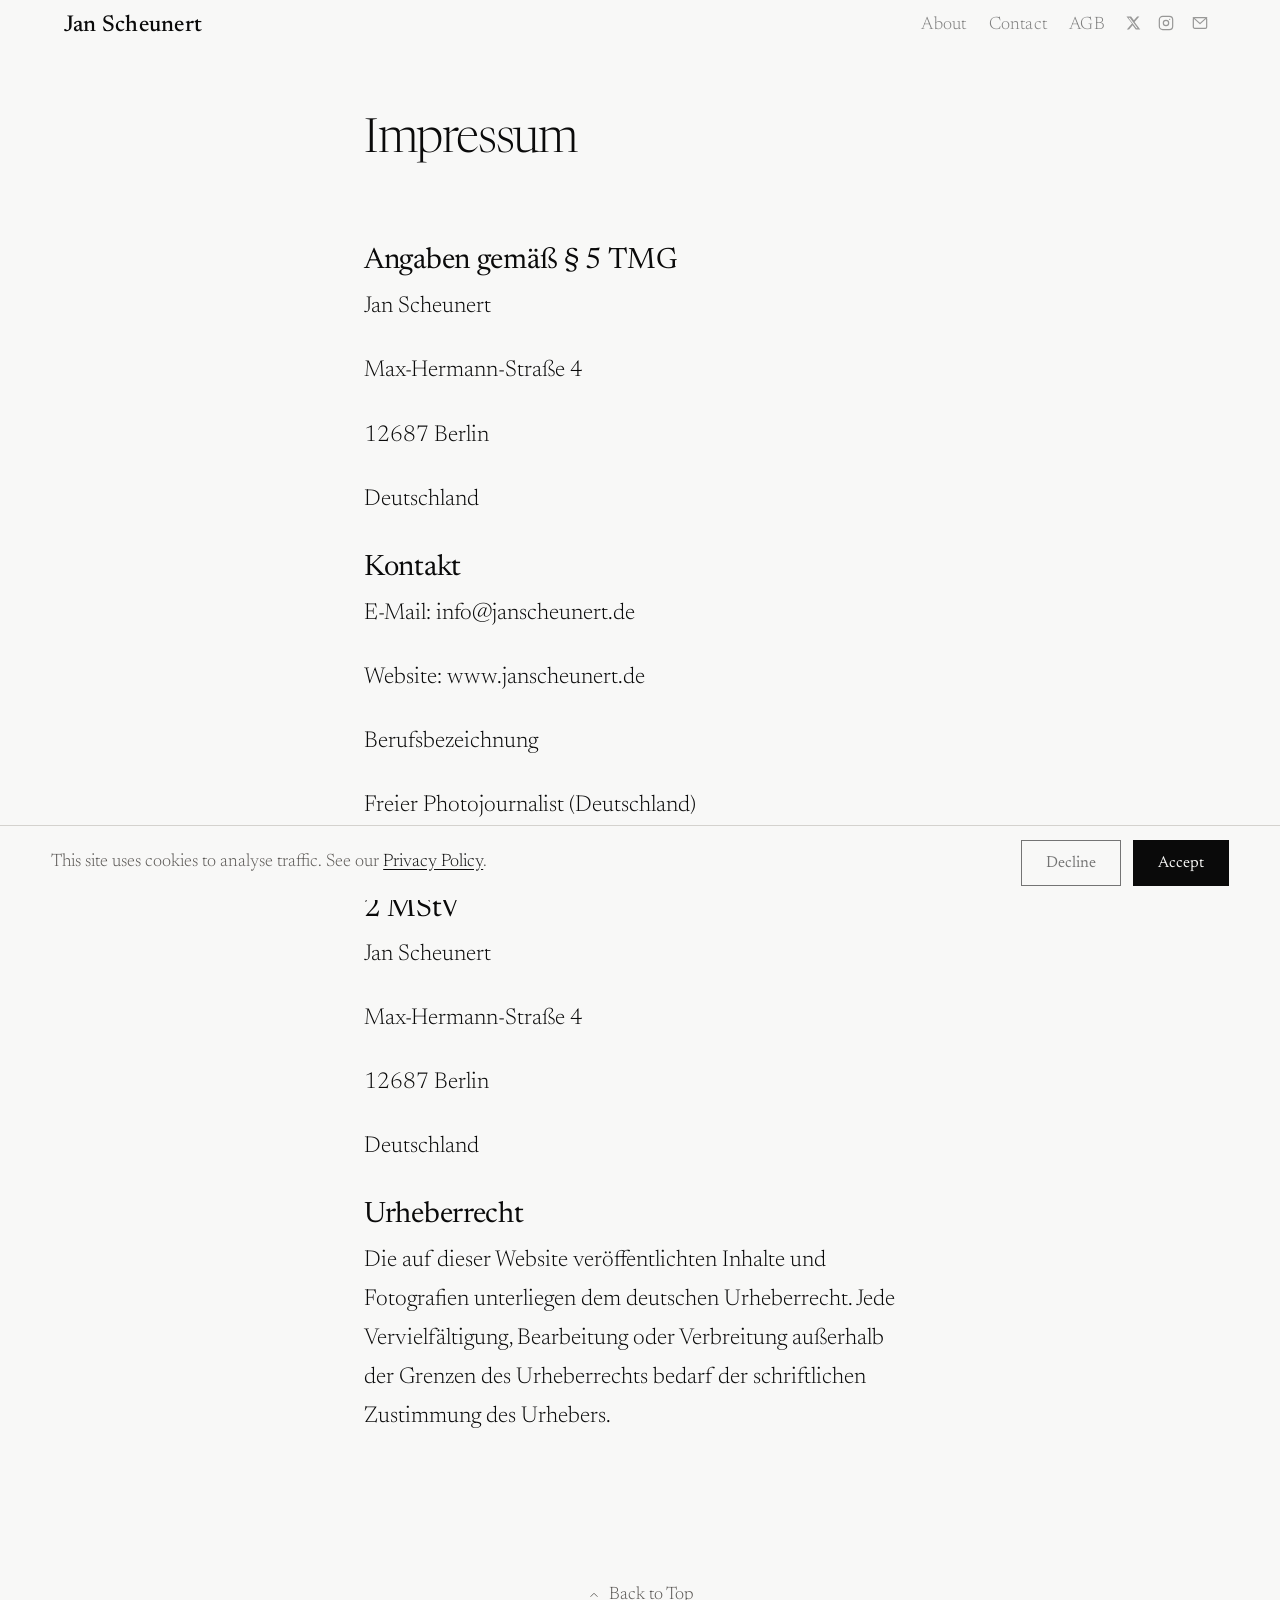
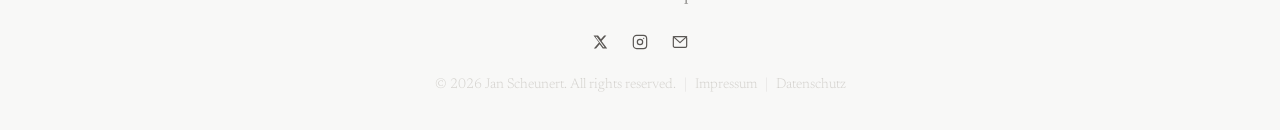
<file: impressum.html>
<!DOCTYPE html>
<html lang="en">
<head>
  <meta charset="UTF-8" /><meta name="viewport" content="width=device-width, initial-scale=1.0" />
  <title>Impressum — Jan Scheunert</title>  <link rel="stylesheet" href="css/style.css" /><link rel="stylesheet" href="css/pages.css" />
</head>
<body>
  <header class="site-header">
    <div class="header-inner">
      <a href="index.html" class="site-title">Jan Scheunert</a>
      <nav class="site-nav"><ul class="nav-list">
        <li><a href="about.html" class="nav-link">About</a></li>
        <li><a href="contact.html" class="nav-link">Contact</a></li>
        <li><a href="agb.html" class="nav-link">AGB</a></li>
        <li><a href="https://x.com/scheunert" class="nav-link nav-social" target="_blank" rel="noopener" aria-label="X"><svg width="16" height="16" viewBox="0 0 24 24" fill="currentColor"><path d="M18.244 2.25h3.308l-7.227 8.26 8.502 11.24H16.17l-4.714-6.231-5.401 6.231H2.744l7.737-8.835L2.25 2.25h6.845l4.255 5.624zm-1.161 17.52h1.833L7.084 4.126H5.117z"/></svg></a></li>
        <li>            <a href="https://www.instagram.com/jan.scheunert" class="nav-link nav-social" target="_blank" rel="noopener" aria-label="Instagram"><svg width="16" height="16" viewBox="0 0 24 24" fill="none" stroke="currentColor" stroke-width="1.8" stroke-linecap="round" stroke-linejoin="round"><rect x="2" y="2" width="20" height="20" rx="5" ry="5"/><circle cx="12" cy="12" r="4"/><circle cx="17.5" cy="6.5" r="1" fill="currentColor" stroke="none"/></svg></a>
          </li>
          <li>
            <a href="mailto:info@janscheunert.de" class="nav-link nav-social" aria-label="Send email">
              <svg width="16" height="16" viewBox="0 0 24 24" fill="none" stroke="currentColor" stroke-width="1.8" stroke-linecap="round" stroke-linejoin="round" aria-hidden="true"><rect x="2" y="4" width="20" height="16" rx="2"/><polyline points="2,4 12,13 22,4"/></svg>
            </a>
          </li>
      </ul></nav>
      <button class="nav-toggle" aria-label="Open menu" aria-expanded="false" aria-controls="mobile-nav"><span></span><span></span><span></span></button>
    </div>
    <nav id="mobile-nav" class="mobile-nav" aria-hidden="true">
      <ul class="mobile-nav-list">
        <li class="mobile-text-link"><a href="about.html">About</a></li>
        <li class="mobile-text-link"><a href="contact.html">Contact</a></li>
        <li class="mobile-text-link"><a href="agb.html">AGB</a></li>
        <li class="mobile-social-row">
          <a href="https://x.com/scheunert" target="_blank" rel="noopener" aria-label="X">
            <svg width="18" height="18" viewBox="0 0 24 24" fill="currentColor"><path d="M18.244 2.25h3.308l-7.227 8.26 8.502 11.24H16.17l-4.714-6.231-5.401 6.231H2.744l7.737-8.835L2.25 2.25h6.845l4.255 5.624zm-1.161 17.52h1.833L7.084 4.126H5.117z"/></svg>
          </a>
          <a href="https://www.instagram.com/jan.scheunert" target="_blank" rel="noopener" aria-label="Instagram">
            <svg width="18" height="18" viewBox="0 0 24 24" fill="none" stroke="currentColor" stroke-width="1.8" stroke-linecap="round" stroke-linejoin="round"><rect x="2" y="2" width="20" height="20" rx="5"/><circle cx="12" cy="12" r="4"/><circle cx="17.5" cy="6.5" r="1" fill="currentColor" stroke="none"/></svg>
          </a>
          <a href="mailto:info@janscheunert.de" aria-label="Email">
            <svg width="18" height="18" viewBox="0 0 24 24" fill="none" stroke="currentColor" stroke-width="1.8" stroke-linecap="round" stroke-linejoin="round"><rect x="2" y="4" width="20" height="16" rx="2"/><polyline points="2,4 12,13 22,4"/></svg>
          </a>
        </li>
      </ul>
    </nav>
  </header>
  <main class="site-main page-main">
    <div class="page-inner">
      <h1>Impressum</h1>
      <div class="page-body">
        <div class="page-col page-col--wide">
           <h3>Angaben gemäß § 5 TMG</h3>
          <p>Jan Scheunert</p>
          <p>Max-Hermann-Straße 4</p>
          <p>12687 Berlin</p>
          <p>Deutschland</p>

          <h3>Kontakt</h3>
          <p>E-Mail: info@janscheunert.de</p>
          <p>Website: www.janscheunert.de</p>

          <p>Berufsbezeichnung</p>
          <p>Freier Photojournalist (Deutschland)</p>

          <h3>Verantwortlich für den Inhalt nach § 18 Abs. 2 MStV</h3>
          <p>Jan Scheunert</p>
          <p>Max-Hermann-Straße 4</p>
          <p>12687 Berlin</p>
          <p>Deutschland</p>

          <h3>Urheberrecht</h3>
          <p>
            Die auf dieser Website veröffentlichten Inhalte und Fotografien unterliegen dem deutschen Urheberrecht. Jede Vervielfältigung, Bearbeitung oder Verbreitung außerhalb der Grenzen des Urheberrechts bedarf der schriftlichen Zustimmung des Urhebers.
          </p>
        </div>
      </div>
    </div>
  </main>
  <footer class="site-footer">
    <div class="footer-inner">
      <a href="#top" class="footer-top" aria-label="Back to top">
        <svg width="14" height="14" viewBox="0 0 24 24" fill="none" stroke="currentColor" stroke-width="1.5"><polyline points="18 15 12 9 6 15"/></svg>
        Back to Top
      </a>
      <div class="footer-social">
        <a href="https://x.com/scheunert" target="_blank" rel="noopener" aria-label="X">
          <svg width="16" height="16" viewBox="0 0 24 24" fill="currentColor"><path d="M18.244 2.25h3.308l-7.227 8.26 8.502 11.24H16.17l-4.714-6.231-5.401 6.231H2.744l7.737-8.835L2.25 2.25h6.845l4.255 5.624zm-1.161 17.52h1.833L7.084 4.126H5.117z"/></svg>
        </a>
        <a href="https://www.instagram.com/jan.scheunert" target="_blank" rel="noopener" aria-label="Instagram">
          <svg width="16" height="16" viewBox="0 0 24 24" fill="none" stroke="currentColor" stroke-width="1.8" stroke-linecap="round" stroke-linejoin="round"><rect x="2" y="2" width="20" height="20" rx="5"/><circle cx="12" cy="12" r="4"/><circle cx="17.5" cy="6.5" r="1" fill="currentColor" stroke="none"/></svg>
        </a>
        <a href="mailto:info@janscheunert.de" aria-label="Email">
          <svg width="16" height="16" viewBox="0 0 24 24" fill="none" stroke="currentColor" stroke-width="1.8" stroke-linecap="round" stroke-linejoin="round"><rect x="2" y="4" width="20" height="16" rx="2"/><polyline points="2,4 12,13 22,4"/></svg>
        </a>
      </div>
      <div class="footer-bottom">
        <span id="footer-copy"></span>
        <span class="footer-sep">|</span>
        <a href="impressum.html" class="footer-link">Impressum</a>
        <span class="footer-sep">|</span>
        <a href="datenschutz.html" class="footer-link">Datenschutz</a>
      </div>
    </div>
  </footer>
  <script src="js/main.js"></script>
  <script src="js/consent.js"></script>
</body>
</html>
</file>
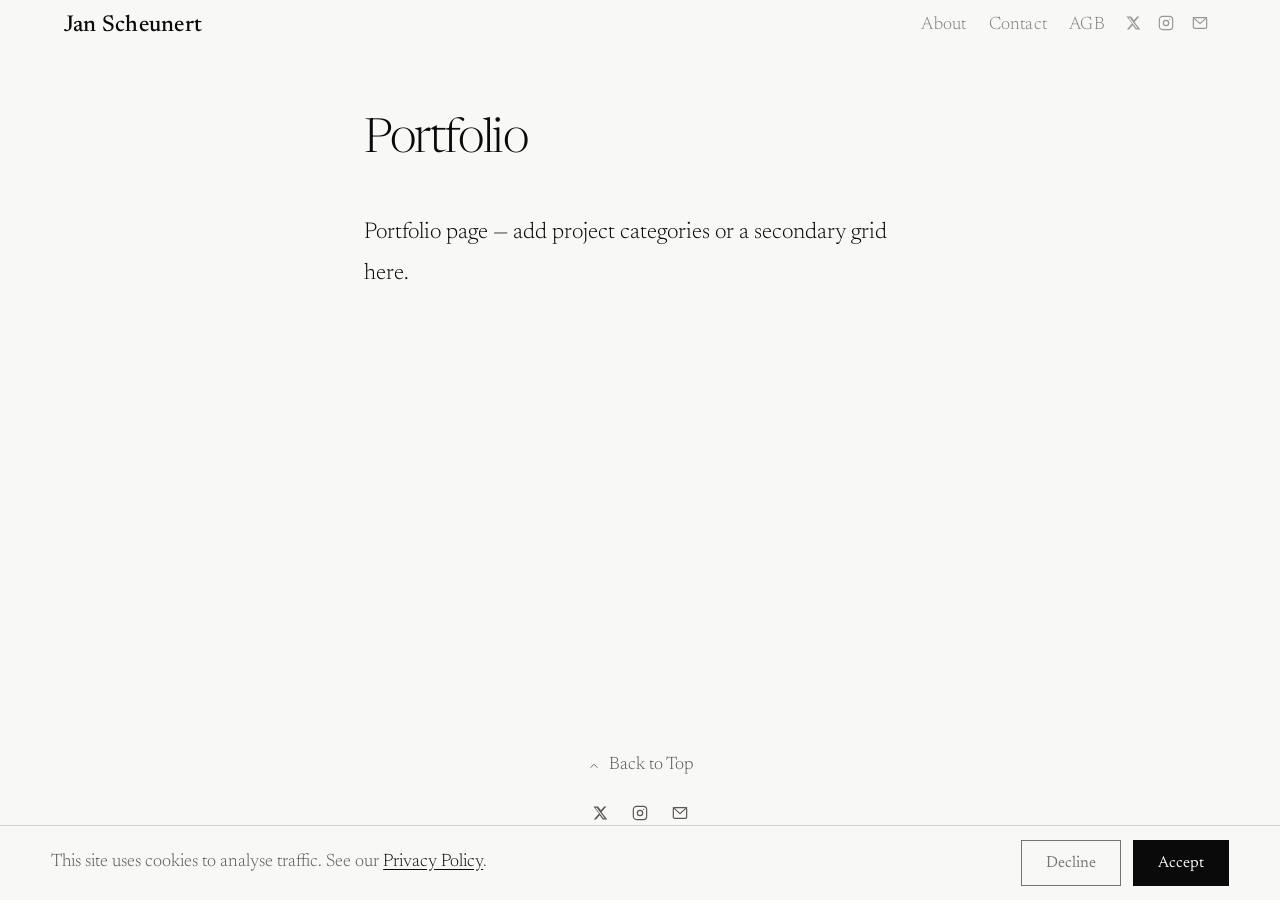
<file: portfolio.html>
<!DOCTYPE html>
<html lang="en">
<head>
  <meta charset="UTF-8" /><meta name="viewport" content="width=device-width, initial-scale=1.0" />
  <title>Portfolio — Jan Scheunert</title>  <link rel="stylesheet" href="css/style.css" /><link rel="stylesheet" href="css/pages.css" />
</head>
<body>
  <header class="site-header">
    <div class="header-inner">
      <a href="index.html" class="site-title">Jan Scheunert</a>
      <nav class="site-nav"><ul class="nav-list">
        <li><a href="about.html" class="nav-link">About</a></li>
        <li><a href="contact.html" class="nav-link">Contact</a></li>
        <li><a href="agb.html" class="nav-link">AGB</a></li>
        <li><a href="https://x.com/scheunert" class="nav-link nav-social" target="_blank" rel="noopener" aria-label="X"><svg width="16" height="16" viewBox="0 0 24 24" fill="currentColor"><path d="M18.244 2.25h3.308l-7.227 8.26 8.502 11.24H16.17l-4.714-6.231-5.401 6.231H2.744l7.737-8.835L2.25 2.25h6.845l4.255 5.624zm-1.161 17.52h1.833L7.084 4.126H5.117z"/></svg></a></li>
        <li>            <a href="https://www.instagram.com/jan.scheunert" class="nav-link nav-social" target="_blank" rel="noopener" aria-label="Instagram"><svg width="16" height="16" viewBox="0 0 24 24" fill="none" stroke="currentColor" stroke-width="1.8" stroke-linecap="round" stroke-linejoin="round"><rect x="2" y="2" width="20" height="20" rx="5" ry="5"/><circle cx="12" cy="12" r="4"/><circle cx="17.5" cy="6.5" r="1" fill="currentColor" stroke="none"/></svg></a>
          </li>
          <li>
            <a href="mailto:info@janscheunert.de" class="nav-link nav-social" aria-label="Send email">
              <svg width="16" height="16" viewBox="0 0 24 24" fill="none" stroke="currentColor" stroke-width="1.8" stroke-linecap="round" stroke-linejoin="round" aria-hidden="true"><rect x="2" y="4" width="20" height="16" rx="2"/><polyline points="2,4 12,13 22,4"/></svg>
            </a>
          </li>
      </ul></nav>
      <button class="nav-toggle" aria-label="Open menu" aria-expanded="false" aria-controls="mobile-nav"><span></span><span></span><span></span></button>
    </div>
    <nav id="mobile-nav" class="mobile-nav" aria-hidden="true">
      <ul class="mobile-nav-list">
        <li class="mobile-text-link"><a href="about.html">About</a></li>
        <li class="mobile-text-link"><a href="contact.html">Contact</a></li>
        <li class="mobile-text-link"><a href="agb.html">AGB</a></li>
        <li class="mobile-social-row">
          <a href="https://x.com/scheunert" target="_blank" rel="noopener" aria-label="X">
            <svg width="18" height="18" viewBox="0 0 24 24" fill="currentColor"><path d="M18.244 2.25h3.308l-7.227 8.26 8.502 11.24H16.17l-4.714-6.231-5.401 6.231H2.744l7.737-8.835L2.25 2.25h6.845l4.255 5.624zm-1.161 17.52h1.833L7.084 4.126H5.117z"/></svg>
          </a>
          <a href="https://www.instagram.com/jan.scheunert target="_blank" rel="noopener" aria-label="Instagram">
            <svg width="18" height="18" viewBox="0 0 24 24" fill="none" stroke="currentColor" stroke-width="1.8" stroke-linecap="round" stroke-linejoin="round"><rect x="2" y="2" width="20" height="20" rx="5"/><circle cx="12" cy="12" r="4"/><circle cx="17.5" cy="6.5" r="1" fill="currentColor" stroke="none"/></svg>
          </a>
          <a href="mailto:info@janscheunert.de" aria-label="Email">
            <svg width="18" height="18" viewBox="0 0 24 24" fill="none" stroke="currentColor" stroke-width="1.8" stroke-linecap="round" stroke-linejoin="round"><rect x="2" y="4" width="20" height="16" rx="2"/><polyline points="2,4 12,13 22,4"/></svg>
          </a>
        </li>
      </ul>
    </nav>
  </header>
  <main class="site-main page-main">
    <div class="page-inner">
      <h1>Portfolio</h1>
      <div class="page-body">
        <div class="page-col page-col--wide legal-body">
<p>Portfolio page — add project categories or a secondary grid here.</p>
        </div>
      </div>
    </div>
  </main>
  <footer class="site-footer">
    <div class="footer-inner">
      <a href="#top" class="footer-top" aria-label="Back to top">
        <svg width="14" height="14" viewBox="0 0 24 24" fill="none" stroke="currentColor" stroke-width="1.5"><polyline points="18 15 12 9 6 15"/></svg>
        Back to Top
      </a>
      <div class="footer-social">
        <a href="https://x.com/scheunert" target="_blank" rel="noopener" aria-label="X">
          <svg width="16" height="16" viewBox="0 0 24 24" fill="currentColor"><path d="M18.244 2.25h3.308l-7.227 8.26 8.502 11.24H16.17l-4.714-6.231-5.401 6.231H2.744l7.737-8.835L2.25 2.25h6.845l4.255 5.624zm-1.161 17.52h1.833L7.084 4.126H5.117z"/></svg>
        </a>
        <a href="https://www.instagram.com/jan.scheunert" target="_blank" rel="noopener" aria-label="Instagram">
          <svg width="16" height="16" viewBox="0 0 24 24" fill="none" stroke="currentColor" stroke-width="1.8" stroke-linecap="round" stroke-linejoin="round"><rect x="2" y="2" width="20" height="20" rx="5"/><circle cx="12" cy="12" r="4"/><circle cx="17.5" cy="6.5" r="1" fill="currentColor" stroke="none"/></svg>
        </a>
        <a href="mailto:info@janscheunert.de" aria-label="Email">
          <svg width="16" height="16" viewBox="0 0 24 24" fill="none" stroke="currentColor" stroke-width="1.8" stroke-linecap="round" stroke-linejoin="round"><rect x="2" y="4" width="20" height="16" rx="2"/><polyline points="2,4 12,13 22,4"/></svg>
        </a>
      </div>
      <div class="footer-bottom">
        <span id="footer-copy"></span>
        <span class="footer-sep">|</span>
        <a href="impressum.html" class="footer-link">Impressum</a>
        <span class="footer-sep">|</span>
        <a href="datenschutz.html" class="footer-link">Datenschutz</a>
      </div>
    </div>
  </footer>
  <script src="js/main.js"></script>
  <script src="js/consent.js"></script>
</body>
</html>
</file>
<file: css/style.css>
/* ═══════════════════════════════════════════════════════════════════
   JAN Scheunert — style.css
   CSS Architecture: BEM-inspired, Custom Properties, Logical Props
   Type Scale: Golden Ratio (φ = 1.618) from 18 px base
   WCAG AA · Mobile-First · Variable Font · No frameworks
   ═══════════════════════════════════════════════════════════════════

   TABLE OF CONTENTS
   ─────────────────
   1.  Font Face
   2.  Custom Properties (Design Tokens)
   3.  Reset & Base
   4.  Base Typography
   5.  Header
   6.  Navigation — Desktop
   7.  Navigation — Mobile / Hamburger
   8.  Main & Photo Grid
   9.  Lightbox
   10. Footer
   11. Utilities
   12. Media Queries (Mobile-First)
   13. Accessibility & Motion
   14. Print
   ═══════════════════════════════════════════════════════════════════ */


/* ─────────────────────────────────────────────────────────────────
   1. FONT FACE — Self-hosted Variable Font, no Google Fonts request
   ───────────────────────────────────────────────────────────────── */
@font-face {
  font-family: 'Newsreader';
  src: url('../fonts/Newsreader.woff2') format('woff2 supports variations'),
       url('../fonts/Newsreader.woff2') format('woff2'),
       url('../fonts/Newsreader.woff')  format('woff');
  font-weight: 100 900;
  font-style:  normal;
  font-display: swap;
}

@font-face {
  font-family: 'Newsreader';
  src: url('../fonts/Newsreader-Italic.woff2') format('woff2 supports variations'),
       url('../fonts/Newsreader-Italic.woff2') format('woff2'),
       url('../fonts/Newsreader-Italic.woff')  format('woff');
  font-weight: 100 900;
  font-style:  italic;
  font-display: swap;
}


/* ─────────────────────────────────────────────────────────────────
   2. CUSTOM PROPERTIES (Design Tokens)
   ───────────────────────────────────────────────────────────────── */
:root {

  /* ── Colour ─────────────────────────────────────────────────────
     All pairs tested against WCAG AA (4.5:1 normal, 3:1 large text)
     #0A0A0A on #F8F8F7 → 18.4:1  ✓ AAA
     #5A5754 on #F8F8F7 →  5.8:1  ✓ AA
     #D4D2CE on #F8F8F7 →  1.6:1  — decorative only, never body text */
  --c-bg:     #F8F8F7;
  --c-ink:    #0A0A0A;
  --c-mid:    #5A5754;
  --c-rule:   #D4D2CE;

  /* ── Typography ─────────────────────────────────────────────────
     Single variable font — one @font-face file covers all weights.
     φ = 1.618 (Golden Ratio)
     Base = 18 px = 1.125 rem (browser root stays at 16 px default)

     Scale:
       --text-2xs   11 px   0.6875rem   micro labels
       --text-xs    11 px   0.6938rem   footer copyright
       --text-sm    14 px   0.8875rem   captions
       --text-base  18 px   1.125rem    body text       ← base
       --text-md    23 px   1.4313rem   large body / intro
       --text-lg    29 px   1.8188rem   h3
       --text-xl    37 px   2.3125rem   h2
       --text-2xl   47 px   2.9438rem   h1             */
  --f:          'Newsreader', Georgia, serif;

  --text-2xs:   0.6875rem;   /*  11 px — micro  */
  --text-xs:    0.6938rem;   /* ~11 px — copyright / meta */
  --text-sm:    0.8875rem;   /* ~14 px — captions  */
  --text-base:  1.125rem;    /*  18 px — body base          */
  --text-md:    1.4313rem;   /* ~23 px — intro / lead       */
  --text-lg:    1.8188rem;   /* ~29 px — h3                 */
  --text-xl:    2.3125rem;   /* ~37 px — h2                 */
  --text-2xl:   2.9438rem;   /* ~47 px — h1                 */

  /* ── Spacing — 8-point grid ─────────────────────────────────────
     All spacing tokens are multiples of 0.5rem (8px).             */
  --space-1:    0.5rem;    /*  8px */
  --space-2:    1rem;      /* 16px */
  --space-3:    1.5rem;    /* 24px */
  --space-4:    2rem;      /* 32px */
  --space-6:    3rem;      /* 48px */
  --space-8:    4rem;      /* 64px */
  --space-12:   6rem;      /* 96px */

  /* ── Layout ─────────────────────────────────────────────────────  */
  --header-h:   52px;       /* slim header — matches reference image */
  --gap:        3px;        /* photo grid gap */
  --max-w:      1440px;
  --pad-x:      clamp(1.5rem, 4vw, 3.5rem);
  --measure:    65ch;       /* optimal line length for reading */

  /* ── Motion ─────────────────────────────────────────────────────  */
  --ease-out:   cubic-bezier(0.16, 1, 0.3, 1);
  --t-fast:     150ms;
  --t-mid:      250ms;
  --t-slow:     550ms;
}


/* ─────────────────────────────────────────────────────────────────
   3. RESET & BASE
   ───────────────────────────────────────────────────────────────── */
*,
*::before,
*::after {
  box-sizing: border-box;
  margin:     0;
  padding:    0;
}

html {
  /* Preserve user font-size preference — never override root px */
  scroll-behavior: smooth;
  -webkit-text-size-adjust: 100%;
  text-size-adjust: 100%;
}

body {
  background-color: var(--c-bg);
  color:            var(--c-ink);
  font-family:      var(--f);
  font-size:        var(--text-base);
  font-weight:      300;
  line-height:      1.65;
  font-variation-settings: 'opsz' 18;
  -webkit-font-smoothing:  antialiased;
  -moz-osx-font-smoothing: grayscale;
  /* Sticky footer: push footer to bottom when content is short */
  display:          flex;
  flex-direction:   column;
  min-block-size:   100dvh;
}

img,
svg {
  display:   block;
  max-width: 100%;
  height:    auto;
}

ul,
ol { list-style: none; }

button {
  cursor:     pointer;
  background: none;
  border:     none;
  color:      inherit;
  font:       inherit;
}

a {
  color:           inherit;
  text-decoration: none;
}

/* Prose links — underlined for accessibility */
.prose a {
  text-decoration:          underline;
  text-underline-offset:    3px;
  text-decoration-thickness: 1px;
  transition:               opacity var(--t-fast);
}
.prose a:hover { opacity: 0.5; }


/* ─────────────────────────────────────────────────────────────────
   4. BASE TYPOGRAPHY
   Golden Ratio headings · opsz optical sizing per step
   ───────────────────────────────────────────────────────────────── */

/* Heading defaults */
h1, h2, h3, h4, h5, h6 {
  font-family:  var(--f);
  font-weight:  300;
  line-height:  1.1;
  color:        var(--c-ink);
  /* Use logical margin-block for writing-mode safety */
  margin-block-start: 0;
  margin-block-end:   0;
}

h1 {
  font-size:              var(--text-2xl);          /* ~47 px */
  font-variation-settings: 'opsz' 72, 'wdth' 100;
  letter-spacing:         -0.03em;
  line-height:            1.05;
}

h2 {
  font-size:              var(--text-xl);           /* ~37 px */
  font-variation-settings: 'opsz' 48;
  letter-spacing:         -0.02em;
  line-height:            1.1;
}

h3 {
  font-size:              var(--text-lg);           /* ~29 px */
  font-variation-settings: 'opsz' 36;
  letter-spacing:         -0.01em;
  line-height:            1.15;
}

h4 {
  font-size:              var(--text-md);           /* ~23 px */
  font-variation-settings: 'opsz' 24;
  font-weight:            400;
  line-height:            1.2;
}

p {
  font-size:              var(--text-base);         /* 18 px */
  line-height:            1.65;
  font-variation-settings: 'opsz' 18;
  max-width:              var(--measure);
}
p + p { margin-block-start: 1.1em; }

strong, b { font-weight: 600; }
em, i     { font-style: italic; }

small {
  font-size:              var(--text-2xs);
  color:                  var(--c-mid);
  font-variation-settings: 'opsz' 11;
}

/* Skip link — visible on focus for keyboard users */
.skip-link {
  position:   absolute;
  inset-inline-start: -9999px;
  inset-block-start:  0;
  background: var(--c-ink);
  color:      var(--c-bg);
  padding:    var(--space-1) var(--space-2);
  font-size:  var(--text-sm);
  z-index:    9999;
}
.skip-link:focus { inset-inline-start: 0; }


/* ─────────────────────────────────────────────────────────────────
   5. HEADER
   ───────────────────────────────────────────────────────────────── */
.site-header {
  position:   sticky;
  inset-block-start: 0;
  z-index:    100;
  background: var(--c-bg);
  /* Shrink-to-header, no flex growth */
  flex-shrink: 0;
}

.header-inner {
  display:         flex;
  align-items:     center;
  justify-content: space-between;
  block-size:      var(--header-h);
  max-inline-size: var(--max-w);
  margin-inline:   auto;
  padding-inline:  var(--pad-x);
  gap:             var(--space-4);
}

/* Site name — Newsreader, medium weight, natural case
   Slightly larger than nav links — clear hierarchy, matches reference */
.site-title {
  font-family:            var(--f);
  font-size:              var(--text-md);          /* ~23 px */
  font-weight:            500;
  font-variation-settings: 'opsz' 23;
  letter-spacing:         0.01em;
  white-space:            nowrap;
  flex-shrink:            0;
  line-height:            1;
  transition:             opacity var(--t-fast);
}
.site-title:hover,
.site-title:focus-visible { opacity: 0.5; }


/* ─────────────────────────────────────────────────────────────────
   6. NAVIGATION — DESKTOP
   ───────────────────────────────────────────────────────────────── */
.site-nav {
  flex:            1;
  display:         flex;
  justify-content: flex-end;
}

.nav-list {
  display:     flex;
  align-items: center;
  gap:         0.1rem;
}

.nav-link {
  display:                inline-flex;
  align-items:            center;
  padding-inline:         0.65rem;
  padding-block:          0.35rem;
  font-family:            var(--f);
  font-size:              var(--text-base);        /* 18 px — matches reference */
  font-variation-settings: 'opsz' 18;
  letter-spacing:         0.01em;
  opacity:                0.5;
  transition:             opacity var(--t-fast);
}
.nav-link:hover,
.nav-link:focus-visible { opacity: 1; }

.nav-link:focus-visible {
  outline:        2px solid var(--c-ink);
  outline-offset: 2px;
  border-radius:  1px;
}

.nav-social {
  padding-inline: 0.5rem;
  padding-block:  0.4rem;
  display:        inline-flex;
  align-items:    center;
  opacity:        0.4;
  transition:     opacity var(--t-fast);
}
.nav-social:hover,
.nav-social:focus-visible { opacity: 1; }

.nav-social:focus-visible {
  outline:        2px solid var(--c-ink);
  outline-offset: 2px;
}


/* ─────────────────────────────────────────────────────────────────
   7. NAVIGATION — MOBILE / HAMBURGER
   ───────────────────────────────────────────────────────────────── */
.nav-toggle {
  display:         none;          /* shown via media query */
  flex-direction:  column;
  justify-content: space-between;
  inline-size:     22px;
  block-size:      13px;
  flex-shrink:     0;
}
.nav-toggle span {
  display:    block;
  inline-size: 100%;
  block-size:  1px;
  background: var(--c-ink);
  transition: transform var(--t-mid) var(--ease-out), opacity 200ms;
}
.nav-toggle[aria-expanded="true"] span:nth-child(1) {
  transform: translateY(6px) rotate(45deg);
}
.nav-toggle[aria-expanded="true"] span:nth-child(2) { opacity: 0; }
.nav-toggle[aria-expanded="true"] span:nth-child(3) {
  transform: translateY(-6px) rotate(-45deg);
}
.nav-toggle:focus-visible {
  outline:        2px solid var(--c-ink);
  outline-offset: 4px;
}

.mobile-nav {
  display:    none;             /* shown via media query */
  overflow:   hidden;
  max-block-size: 0;
  transition: max-block-size 0.35s var(--ease-out);
}
.mobile-nav.is-open { max-block-size: 460px; }

.mobile-nav-list {
  padding-block:  var(--space-3) var(--space-4);
  padding-inline: var(--pad-x);
  display:        flex;
  flex-direction: column;
  align-items:    center;
  text-align:     center;
}

.mobile-nav-list li { inline-size: 100%; }

.mobile-text-link a {
  display:                block;
  padding-block:          0.85rem;
  font-family:            var(--f);
  font-size:              var(--text-lg);          /* ~29 px — generous tap target */
  font-weight:            300;
  font-variation-settings: 'opsz' 29;
  opacity:                0.55;
  transition:             opacity var(--t-fast);
}
.mobile-text-link a:hover,
.mobile-text-link a:focus-visible { opacity: 1; }

.mobile-text-link a:focus-visible {
  outline:        2px solid var(--c-ink);
  outline-offset: 2px;
}

.mobile-social-row {
  display:        flex;
  justify-content: center;
  gap:            var(--space-3);
  padding-block-start: var(--space-3);
  inline-size:    100%;
}
.mobile-social-row a {
  display:    flex;
  align-items: center;
  opacity:    0.4;
  transition: opacity var(--t-fast);
}
.mobile-social-row a:hover,
.mobile-social-row a:focus-visible { opacity: 1; }


/* ─────────────────────────────────────────────────────────────────
   8. MAIN & PHOTO GRID
   ───────────────────────────────────────────────────────────────── */
.site-main {
  /* Sticky footer: main fills remaining space */
  flex: 1;
}

.grid-section {
  max-inline-size: var(--max-w);
  margin-inline:   auto;
  padding:         var(--gap);
}

.photo-grid {
  display:               grid;
  grid-template-columns: repeat(3, 1fr);
  gap:                   var(--gap);
}

.grid-item {
  position:     relative;
  display:      block;
  inline-size:  100%;
  aspect-ratio: 3 / 2;
  overflow:     hidden;
  background:   var(--c-rule);
  padding:      0;
}

.grid-item img {
  inline-size: 100%;
  block-size:  100%;
  object-fit:  cover;
  transition:  transform var(--t-slow) var(--ease-out),
               filter    var(--t-slow);
  filter:      grayscale(8%);
  will-change: transform;
}

.grid-item:hover img,
.grid-item:focus-visible img {
  transform: scale(1.04);
  filter:    grayscale(0%);
}

.grid-item:focus-visible {
  outline:        2px solid var(--c-ink);
  outline-offset: 2px;
  z-index:        2;
}


/* ─────────────────────────────────────────────────────────────────
   9. LIGHTBOX
   ───────────────────────────────────────────────────────────────── */
.lightbox {
  position:        fixed;
  inset:           0;
  z-index:         500;
  display:         flex;
  align-items:     center;
  justify-content: center;
  pointer-events:  none;
  opacity:         0;
  transition:      opacity 300ms;
}
.lightbox.is-open {
  pointer-events: all;
  opacity:        1;
}

.lightbox-backdrop {
  position: absolute;
  inset:    0;
  background: rgba(10, 10, 10, 0.95);
  cursor:   zoom-out;
}

.lightbox-content {
  position:        relative;
  z-index:         1;
  display:         flex;
  align-items:     center;
  gap:             var(--space-2);
  max-inline-size: 92vw;
  max-block-size:  90vh;
  inline-size:     100%;
}

.lightbox-img-wrap {
  flex:            1;
  display:         flex;
  align-items:     center;
  justify-content: center;
  max-block-size:  88vh;
  overflow:        hidden;
}
.lightbox-img-wrap img {
  max-inline-size: 100%;
  max-block-size:  88vh;
  object-fit:      contain;
  transition:      opacity 200ms;
  will-change:     opacity;
}

.lightbox-close {
  position:            absolute;
  inset-block-start:   -2.5rem;
  inset-inline-end:    0;
  color:               var(--c-bg);
  opacity:             0.6;
  padding:             var(--space-1);
  transition:          opacity var(--t-fast);
}
.lightbox-close:hover,
.lightbox-close:focus-visible { opacity: 1; }
.lightbox-close:focus-visible { outline: 1px solid var(--c-bg); }

.lightbox-arrow {
  color:       var(--c-bg);
  opacity:     0.5;
  padding-inline: 0.5rem;
  padding-block:  0.75rem;
  flex-shrink: 0;
  transition:  opacity var(--t-fast), transform var(--t-fast);
}
.lightbox-arrow:hover,
.lightbox-arrow:focus-visible { opacity: 1; }
.lightbox-arrow:focus-visible { outline: 1px solid var(--c-bg); }
.lightbox-prev:hover           { transform: translateX(-3px); }
.lightbox-next:hover           { transform: translateX(3px); }

.lightbox-counter {
  position:            absolute;
  inset-block-end:     -2rem;
  inset-inline-start:  50%;
  transform:           translateX(-50%);
  font-family:         var(--f);
  font-size:           var(--text-2xs);
  font-variation-settings: 'opsz' 11;
  letter-spacing:      0.1em;
  color:               rgba(248, 248, 247, 0.45);
  white-space:         nowrap;
}


/* ─────────────────────────────────────────────────────────────────
   10. FOOTER
   Sticky footer via body { display: flex; flex-direction: column }
   + .site-main { flex: 1 }
   ───────────────────────────────────────────────────────────────── */
.site-footer {
  background:      var(--c-bg);
  padding-block:   var(--space-6) var(--space-4);
  flex-shrink:     0;
}

.footer-inner {
  max-inline-size: var(--max-w);
  margin-inline:   auto;
  padding-inline:  var(--pad-x);
  display:         flex;
  flex-direction:  column;
  align-items:     center;
  gap:             var(--space-3);
}

/* Row 1 — Back to top */
.footer-top {
  display:                inline-flex;
  align-items:            center;
  gap:                    0.5rem;
  font-family:            var(--f);
  font-size:              var(--text-base);        /* 18 px */
  font-variation-settings: 'opsz' 18;
  color:                  var(--c-mid);
  transition:             color var(--t-fast);
}
.footer-top:hover,
.footer-top:focus-visible { color: var(--c-ink); }
.footer-top:focus-visible  { outline: 2px solid var(--c-ink); outline-offset: 3px; }

/* Row 2 — Social icons */
.footer-social {
  display:     flex;
  align-items: center;
  gap:         var(--space-3);
}
.footer-social a {
  display:    flex;
  align-items: center;
  color:      var(--c-mid);
  transition: color var(--t-fast);
}
.footer-social a:hover,
.footer-social a:focus-visible { color: var(--c-ink); }
.footer-social a:focus-visible {
  outline:        2px solid var(--c-ink);
  outline-offset: 3px;
}

/* Row 3 — Copyright + legal: readable but clearly secondary */
.footer-bottom {
  display:         flex;
  align-items:     center;
  gap:             0.5rem;
  font-family:     var(--f);
  font-size:       var(--text-sm);                /* ~14 px — quiet, not invisible */
  font-variation-settings: 'opsz' 14;
  color:           var(--c-rule);
  flex-wrap:       wrap;
  justify-content: center;
}
.footer-link {
  color:      var(--c-rule);
  transition: color var(--t-fast);
}
.footer-link:hover  { color: var(--c-mid); }
.footer-sep         { opacity: 0.6; }


/* ─────────────────────────────────────────────────────────────────
   11. UTILITIES
   ───────────────────────────────────────────────────────────────── */
/* Visually hidden but accessible to screen readers */
.sr-only {
  position:   absolute;
  inline-size: 1px;
  block-size:  1px;
  padding:    0;
  margin:     -1px;
  overflow:   hidden;
  clip:       rect(0, 0, 0, 0);
  white-space: nowrap;
  border:     0;
}


/* ─────────────────────────────────────────────────────────────────
   12. MEDIA QUERIES — MOBILE FIRST
   Base styles above are for mobile.
   These progressively enhance for larger screens.
   ───────────────────────────────────────────────────────────────── */

/* ── Mobile: up to 679px — hamburger nav, single/double grid ── */
.site-nav   { display: none; }
.nav-toggle { display: flex; }
.mobile-nav { display: block; }

.photo-grid {
  grid-template-columns: repeat(2, 1fr);
  gap: 2px;
}

.lightbox-content { gap: 0.5rem; max-inline-size: 98vw; }
.lightbox-arrow   { padding-inline: 0.25rem; padding-block: 0.5rem; }

/* ── Tablet+: 680px and above ─────────────────────────────── */
@media (min-width: 680px) {
  .site-nav   { display: flex; }
  .nav-toggle { display: none; }
  .mobile-nav { display: none !important; }

  .photo-grid {
    grid-template-columns: repeat(3, 1fr);
    gap: var(--gap);
  }

  .lightbox-content { gap: var(--space-2); max-inline-size: 92vw; }
  .lightbox-arrow   { padding-inline: 0.5rem; padding-block: 0.75rem; }
}

/* ── Large desktop: 1200px+ — generous padding ────────────── */
@media (min-width: 1200px) {
  :root { --pad-x: clamp(2rem, 5vw, 4rem); }
}


/* ─────────────────────────────────────────────────────────────────
   13. ACCESSIBILITY & REDUCED MOTION
   ───────────────────────────────────────────────────────────────── */
@media (prefers-reduced-motion: reduce) {
  *,
  *::before,
  *::after {
    animation-duration:        0.01ms !important;
    animation-iteration-count: 1      !important;
    transition-duration:       0.01ms !important;
    scroll-behavior:           auto   !important;
  }
}

/* High contrast mode support */
@media (forced-colors: active) {
  .nav-link,
  .nav-social,
  .footer-link { forced-color-adjust: auto; }
}


/* ─────────────────────────────────────────────────────────────────
   14. PRINT
   ───────────────────────────────────────────────────────────────── */
@media print {
  .site-header,
  .site-footer,
  .lightbox    { display: none; }

  .photo-grid  {
    grid-template-columns: repeat(3, 1fr);
    gap: 4px;
  }
  .grid-item   { break-inside: avoid; }
}
</file>
<file: css/pages.css>
/* ═══════════════════════════════════════════════════════════════════
   JAN Scheunert — pages.css
   Inner pages: About · Contact · Legal · Portfolio
   Inherits all tokens from style.css

   TABLE OF CONTENTS
   ─────────────────
   1.  Nav active state
   2.  Page shell
   3.  Page headings
   4.  Body copy & prose
   5.  Contact form
   6.  Legal prose
   7.  Responsive
   ═══════════════════════════════════════════════════════════════════ */


/* ─────────────────────────────────────────────────────────────────
   1. NAV ACTIVE STATE
   ───────────────────────────────────────────────────────────────── */
.nav-active {
  opacity:                  1 !important;
  text-decoration:          underline;
  text-underline-offset:    3px;
  text-decoration-thickness: 1px;
}


/* ─────────────────────────────────────────────────────────────────
   2. PAGE SHELL
   Constrained reading column — max 65ch keeps lines ≤75 chars
   ───────────────────────────────────────────────────────────────── */
.page-main {
  padding-block: var(--space-8) var(--space-12);
  /* Inherited flex:1 from .site-main ensures sticky footer */
}

.page-inner {
  max-inline-size: 680px;
  margin-inline:   auto;
  padding-inline:  clamp(1.5rem, 6vw, 4rem);
}


/* ─────────────────────────────────────────────────────────────────
   3. PAGE HEADINGS
   Tuned opsz values per size for optical correctness
   ───────────────────────────────────────────────────────────────── */

/* H1: editorial statement — φ² from base = ~47 px */
.page-inner h1 {
  font-size:              var(--text-2xl);
  font-weight:            300;
  font-variation-settings: 'opsz' 72;
  letter-spacing:         -0.03em;
  line-height:            1.05;
  margin-block-end:       var(--space-6);
}

/* H2: section title — ~37 px */
.page-inner h2 {
  font-size:              var(--text-xl);
  font-weight:            300;
  font-variation-settings: 'opsz' 48;
  letter-spacing:         -0.02em;
  line-height:            1.1;
  margin-block-start:     var(--space-6);
  margin-block-end:       var(--space-2);
}

/* H3: sub-section — ~29 px */
.page-inner h3 {
  font-size:              var(--text-lg);
  font-weight:            400;
  font-variation-settings: 'opsz' 36;
  letter-spacing:         -0.01em;
  line-height:            1.2;
  margin-block-start:     var(--space-4);
  margin-block-end:       var(--space-1);
}


/* ─────────────────────────────────────────────────────────────────
   4. BODY COPY & PROSE
   ───────────────────────────────────────────────────────────────── */
.page-body {
  display:        flex;
  flex-direction: column;
  gap:            var(--space-4);
}

/* Primary prose: slightly larger than body base for comfortable reading */
.page-col p {
  font-size:              var(--text-md);          /* ~23 px */
  line-height:            1.7;
  font-weight:            300;
  font-variation-settings: 'opsz' 23;
  max-width:              var(--measure);
}

/* Secondary / metadata — muted, base size */
.page-col--secondary p {
  font-size:              var(--text-base);        /* 18 px */
  color:                  var(--c-mid);
  line-height:            1.65;
  font-weight:            300;
  font-variation-settings: 'opsz' 18;
}

/* Underlined prose links — override bare a reset */
.page-inner a {
  text-decoration:          underline;
  text-underline-offset:    3px;
  text-decoration-thickness: 1px;
  transition:               opacity var(--t-fast);
}
.page-inner a:hover,
.page-inner a:focus-visible { opacity: 0.5; }
.page-inner a:focus-visible {
  outline:        2px solid var(--c-ink);
  outline-offset: 2px;
  border-radius:  1px;
}


/* ─────────────────────────────────────────────────────────────────
   5. CONTACT FORM
   ───────────────────────────────────────────────────────────────── */
.contact-intro {
  font-size:              var(--text-md);          /* ~23 px */
  line-height:            1.7;
  font-weight:            300;
  font-variation-settings: 'opsz' 23;
  margin-block-end:       var(--space-6);
  max-width:              var(--measure);
}

.contact-form {
  display:        flex;
  flex-direction: column;
  gap:            var(--space-4);
}

.form-row {
  display:        flex;
  flex-direction: column;
  gap:            0.55rem;
}

/* Label — uppercase micro text, Newsreader at small opsz */
.form-label {
  font-family:            var(--f);
  font-size:              var(--text-2xs);         /* 11 px */
  font-weight:            400;
  font-variation-settings: 'opsz' 11;
  letter-spacing:         0.1em;
  text-transform:         uppercase;
  color:                  var(--c-mid);
}

/* Input — Newsreader, base size, minimal border-bottom */
.form-input {
  font-family:            var(--f);
  font-size:              var(--text-base);        /* 18 px */
  font-weight:            300;
  font-variation-settings: 'opsz' 18;
  color:                  var(--c-ink);
  background:             transparent;
  border:                 none;
  border-block-end:       1px solid var(--c-rule);
  padding-block:          0.65rem;
  padding-inline:         0;
  inline-size:            100%;
  outline:                none;
  transition:             border-color var(--t-fast), box-shadow var(--t-fast);
  -webkit-appearance:     none;
  border-radius:          0;
}
.form-input::placeholder {
  color:                  var(--c-rule);
  font-variation-settings: 'opsz' 18;
}
.form-input:focus {
  border-block-end-color: var(--c-ink);
  box-shadow:             0 1px 0 var(--c-ink);
}

.form-textarea {
  resize:       vertical;
  min-block-size: 150px;
  line-height:  1.65;
}

.form-row--submit {
  flex-direction: row;
  align-items:    center;
  gap:            var(--space-3);
  flex-wrap:      wrap;
  padding-block-start: var(--space-1);
}

/* Submit button — Newsreader, dark fill */
.form-submit {
  font-family:            var(--f);
  font-size:              var(--text-base);        /* 18 px */
  font-weight:            400;
  font-variation-settings: 'opsz' 18;
  letter-spacing:         0.01em;
  background:             var(--c-ink);
  color:                  var(--c-bg);
  padding-block:          0.85rem;
  padding-inline:         2.25rem;
  border:                 none;
  cursor:                 pointer;
  transition:             opacity var(--t-fast);
}
.form-submit:hover  { opacity: 0.72; }
.form-submit:focus-visible {
  outline:        2px solid var(--c-ink);
  outline-offset: 3px;
}

/* Inline status feedback */
.form-status {
  font-family:            var(--f);
  font-size:              var(--text-sm);
  font-variation-settings: 'opsz' 14;
  color:                  var(--c-mid);
  min-block-size:         1.4em;
}
.form-status.success { color: #2d6a4f; }
.form-status.error   { color: #9b2226; }


/* ─────────────────────────────────────────────────────────────────
   6. LEGAL PROSE (AGB, Impressum, Datenschutz)
   ───────────────────────────────────────────────────────────────── */
.legal-body p {
  font-size:              var(--text-base);        /* 18 px */
  line-height:            1.75;
  font-variation-settings: 'opsz' 18;
  max-width:              var(--measure);
}

.legal-body p + p {
  margin-block-start: 0.9em;
}


/* ─────────────────────────────────────────────────────────────────
   7. RESPONSIVE — MOBILE FIRST
   ───────────────────────────────────────────────────────────────── */

/* Mobile base (no @media needed — already mobile-first) */
.page-main      { padding-block: var(--space-4) var(--space-8); }
.page-inner h1  { font-size: var(--text-xl); margin-block-end: var(--space-4); }
.page-col p     { font-size: var(--text-base); }
.contact-intro  { font-size: var(--text-base); margin-block-end: var(--space-4); }
.form-row--submit { flex-direction: column; align-items: flex-start; }

/* Tablet+ */
@media (min-width: 680px) {
  .page-main     { padding-block: var(--space-8) var(--space-12); }
  .page-inner h1 { font-size: var(--text-2xl); margin-block-end: var(--space-6); }
  .page-col p    { font-size: var(--text-md); }
  .contact-intro { font-size: var(--text-md); margin-block-end: var(--space-6); }
  .form-row--submit { flex-direction: row; align-items: center; }
}
</file>
